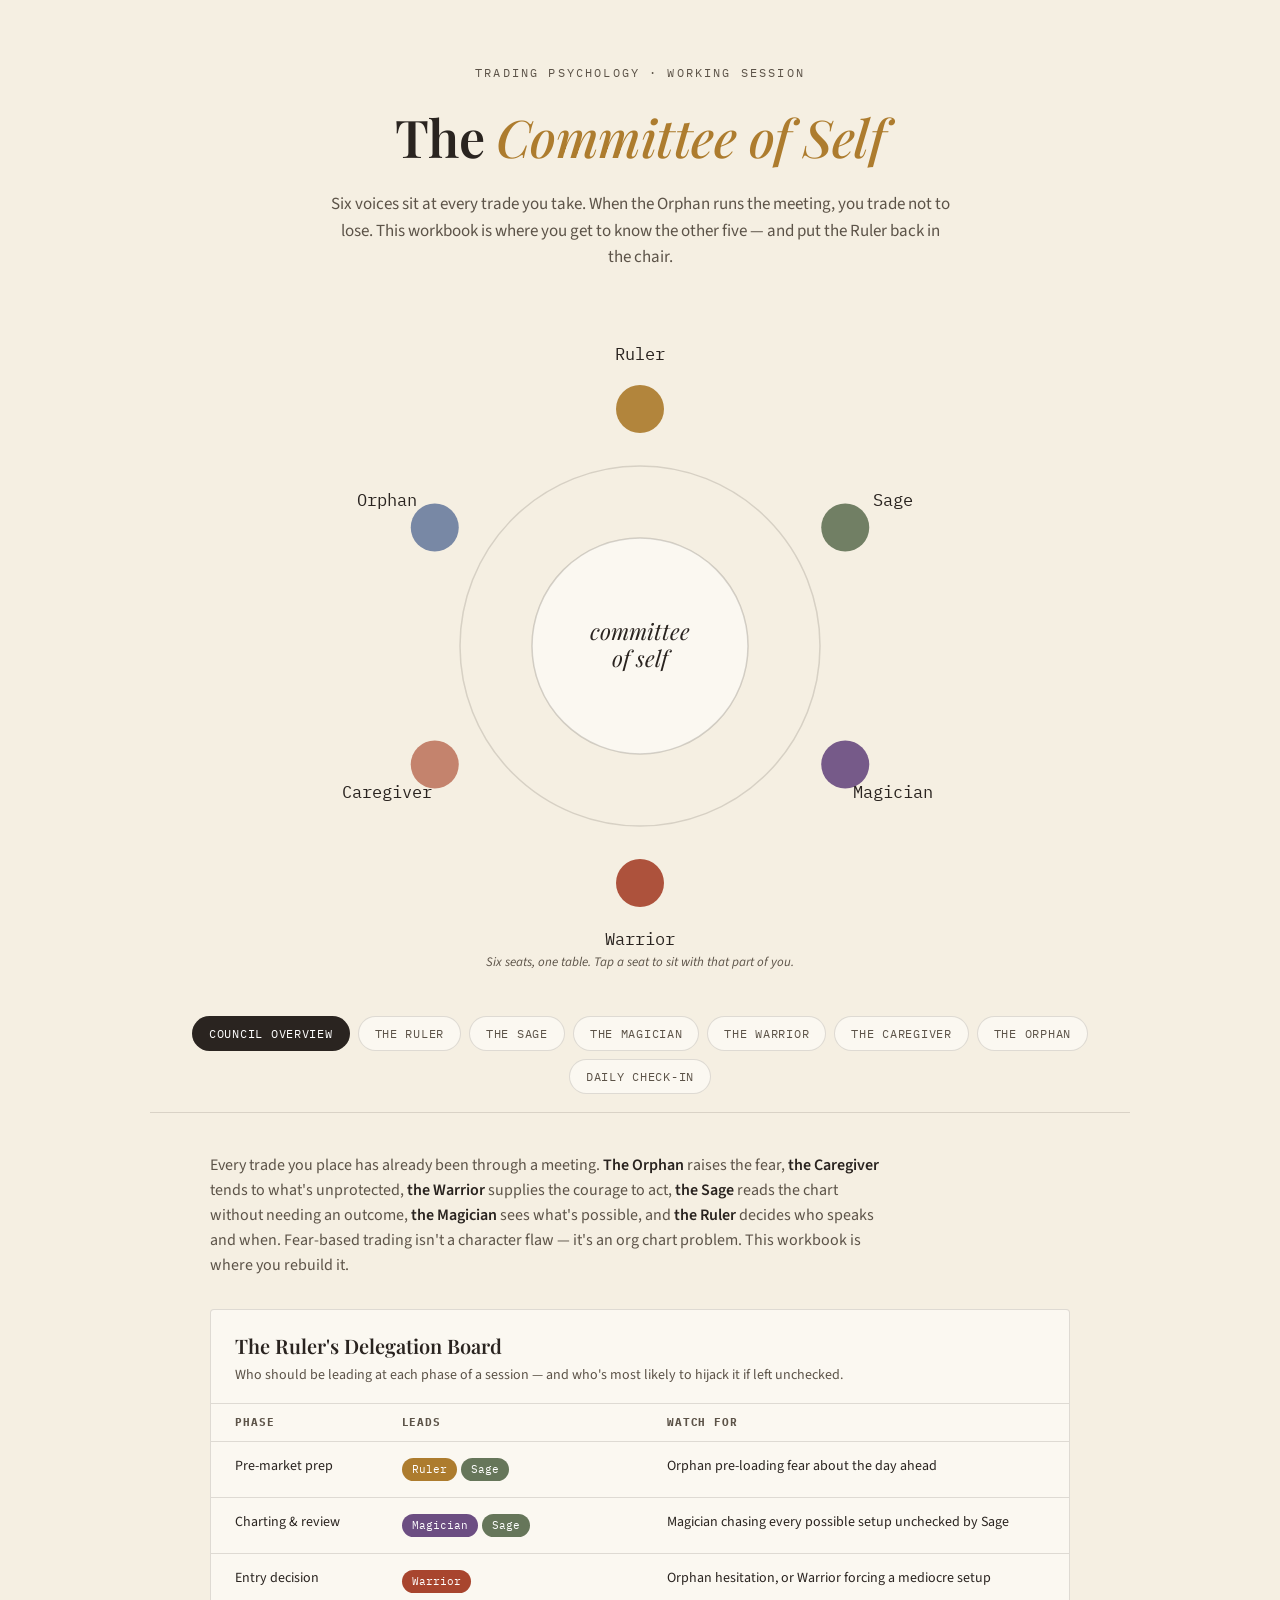
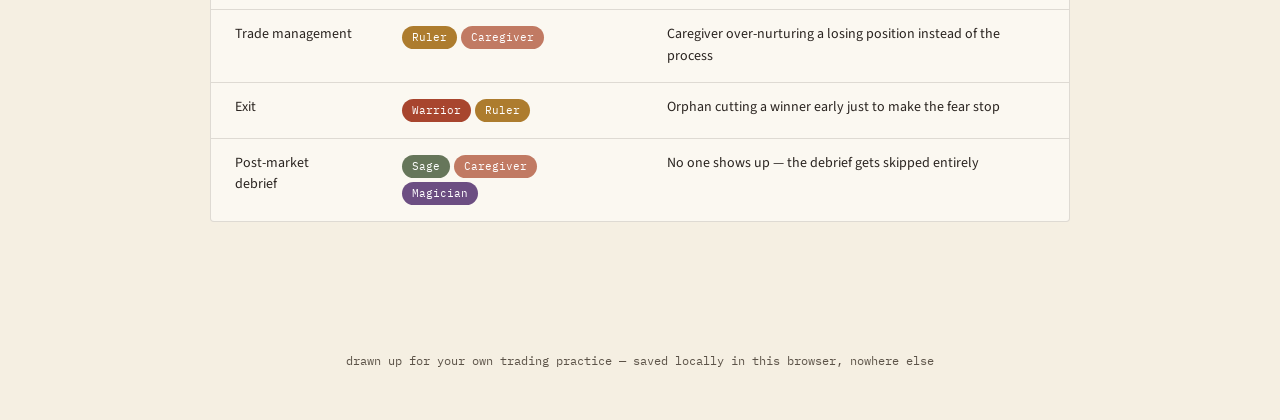
<file: tools/committee-of-self.html>
<!DOCTYPE html>
<html lang="en">
<head>
<meta charset="UTF-8">
<meta name="viewport" content="width=device-width, initial-scale=1.0">
<title>The Trading Committee of Self</title>
<style>
@import url('https://fonts.googleapis.com/css2?family=Playfair+Display:ital,wght@0,500;0,600;0,700;1,500&family=Source+Sans+3:wght@400;500;600;700&family=IBM+Plex+Mono:wght@400;500&display=swap');

:root{
  --cream:#F5EFE2;
  --paper:#FBF8F1;
  --ink:#2A2420;
  --ink-soft:#5C5348;
  --line: rgba(42,36,32,0.14);

  --orphan:#6E7FA0;      /* pale, cold, small */
  --caregiver:#C17A63;   /* warm terracotta rose */
  --warrior:#A8452E;     /* ember / rust */
  --ruler:#AD7C2E;       /* brass / gold */
  --sage:#66765A;        /* olive */
  --magician:#6C4E82;    /* plum / violet */

  --accent: var(--ruler);
}

*{box-sizing:border-box;}
html,body{margin:0;padding:0;}
body{
  background:var(--cream);
  color:var(--ink);
  font-family:'Source Sans 3', sans-serif;
  line-height:1.55;
  -webkit-font-smoothing:antialiased;
}
::selection{ background: var(--ruler); color:#fff; }

.mono{ font-family:'IBM Plex Mono', monospace; letter-spacing:.03em; }

/* ---------- HERO ---------- */
.hero{
  padding:64px 24px 40px;
  text-align:center;
  max-width:900px;
  margin:0 auto;
}
.eyebrow{
  font-family:'IBM Plex Mono', monospace;
  font-size:12px;
  letter-spacing:.18em;
  text-transform:uppercase;
  color:var(--ink-soft);
  margin-bottom:14px;
}
h1{
  font-family:'Playfair Display', serif;
  font-weight:600;
  font-size:clamp(32px,5vw,52px);
  margin:0 0 14px;
  letter-spacing:-0.01em;
}
h1 em{ font-style:italic; font-weight:500; color:var(--ruler); }
.hero p.sub{
  font-size:17px;
  color:var(--ink-soft);
  max-width:620px;
  margin:0 auto;
}

/* ---------- ROUND TABLE ---------- */
.table-wrap{
  max-width:640px;
  margin:36px auto 8px;
  padding:0 20px;
}
#roundtable{ width:100%; height:auto; display:block; }
.seat{ cursor:pointer; }
.seat circle.dot{ transition: r .15s ease, opacity .15s ease; }
.seat:hover circle.dot{ opacity:0.85; }
.seat text{ font-family:'IBM Plex Mono', monospace; font-size:11px; fill:var(--ink); pointer-events:none; }
.seat.active circle.dot{ stroke:var(--ink); stroke-width:2; }
.table-caption{
  text-align:center;
  font-size:13px;
  color:var(--ink-soft);
  font-style:italic;
  margin:6px 0 0;
}

/* ---------- NAV ---------- */
nav.tabs{
  max-width:980px;
  margin:44px auto 0;
  padding:0 20px;
  display:flex;
  flex-wrap:wrap;
  gap:8px;
  justify-content:center;
  border-bottom:1px solid var(--line);
  padding-bottom:18px;
}
.tab-btn{
  font-family:'IBM Plex Mono', monospace;
  font-size:12px;
  letter-spacing:.06em;
  text-transform:uppercase;
  background:var(--paper);
  border:1px solid var(--line);
  color:var(--ink-soft);
  padding:9px 16px;
  border-radius:100px;
  cursor:pointer;
  transition:.15s ease;
}
.tab-btn:hover{ color:var(--ink); border-color:var(--ink-soft); }
.tab-btn.active{
  background:var(--accent-c, var(--ink));
  color:#fff;
  border-color:transparent;
}

main{ max-width:900px; margin:0 auto; padding:40px 20px 100px; }
.panel{ display:none; animation:fade .25s ease; }
.panel.active{ display:block; }
@keyframes fade{ from{opacity:0; transform:translateY(4px);} to{opacity:1; transform:translateY(0);} }

/* ---------- OVERVIEW ---------- */
.overview-lede{
  font-size:16px;
  color:var(--ink-soft);
  max-width:680px;
  margin:0 0 32px;
}
.overview-lede strong{ color:var(--ink); font-weight:600; }

.delegation{
  background:var(--paper);
  border:1px solid var(--line);
  border-radius:4px;
  overflow:hidden;
}
.delegation h3{
  font-family:'Playfair Display', serif;
  font-weight:600;
  font-size:20px;
  margin:0;
  padding:20px 24px 4px;
}
.delegation p.hint{
  padding:0 24px 16px;
  color:var(--ink-soft);
  font-size:14px;
  margin:0;
}
.delegation table{ width:100%; border-collapse:collapse; }
.delegation th{
  text-align:left;
  font-family:'IBM Plex Mono', monospace;
  font-size:11px;
  text-transform:uppercase;
  letter-spacing:.08em;
  color:var(--ink-soft);
  padding:10px 24px;
  border-top:1px solid var(--line);
  border-bottom:1px solid var(--line);
}
.delegation td{
  padding:14px 24px;
  border-bottom:1px solid var(--line);
  font-size:14px;
  vertical-align:top;
}
.delegation tr:last-child td{ border-bottom:none; }
.lead-chip{
  display:inline-block;
  font-family:'IBM Plex Mono', monospace;
  font-size:11px;
  padding:3px 10px;
  border-radius:100px;
  color:#fff;
  margin:2px 4px 2px 0;
}

/* ---------- ARCHETYPE DOSSIER ---------- */
.dossier-head{
  display:flex;
  align-items:center;
  gap:18px;
  margin-bottom:8px;
}
.sigil{ width:56px; height:56px; flex:none; }
.dossier-head h2{
  font-family:'Playfair Display', serif;
  font-style:italic;
  font-weight:600;
  font-size:34px;
  margin:0;
  color: var(--accent-c);
}
.essence{
  font-size:15px;
  color:var(--ink-soft);
  margin:0 0 30px;
  padding-left:74px;
}
.two-col{
  display:grid;
  grid-template-columns:1fr 1fr;
  gap:18px;
  margin-bottom:30px;
}
@media(max-width:640px){ .two-col{ grid-template-columns:1fr; } }
.behavior-card{
  background:var(--paper);
  border:1px solid var(--line);
  border-radius:4px;
  padding:20px 22px;
}
.behavior-card h4{
  font-family:'IBM Plex Mono', monospace;
  font-size:11px;
  text-transform:uppercase;
  letter-spacing:.08em;
  margin:0 0 12px;
  color:var(--ink-soft);
}
.behavior-card.shadow h4::before{ content:"— "; }
.behavior-card ul{ margin:0; padding-left:18px; font-size:14.5px; }
.behavior-card li{ margin-bottom:7px; }

.reflect{
  background:var(--paper);
  border:1px solid var(--line);
  border-left:3px solid var(--accent-c);
  border-radius:0 4px 4px 0;
  padding:22px 24px;
  margin-bottom:20px;
}
.reflect h4{
  font-family:'IBM Plex Mono', monospace;
  font-size:11px;
  text-transform:uppercase;
  letter-spacing:.08em;
  margin:0 0 14px;
  color:var(--ink-soft);
}
.reflect label{
  display:block;
  font-size:14.5px;
  margin:14px 0 6px;
  color:var(--ink);
}
.reflect textarea{
  width:100%;
  min-height:64px;
  font-family:'Source Sans 3', sans-serif;
  font-size:14.5px;
  color:var(--ink);
  background:#fff;
  border:1px solid var(--line);
  border-radius:3px;
  padding:10px 12px;
  resize:vertical;
}
.reflect textarea:focus{ outline:none; border-color:var(--accent-c); }

.commitment{
  display:flex;
  align-items:center;
  gap:12px;
  font-size:14.5px;
  margin-top:10px;
}
.commitment input[type=text]{
  flex:1;
  font-family:'Source Sans 3', sans-serif;
  font-size:14.5px;
  padding:9px 12px;
  border:1px solid var(--line);
  border-radius:3px;
  background:#fff;
}
.commitment input:focus{ outline:none; border-color:var(--accent-c); }
.save-note{ font-size:12px; color:var(--ink-soft); font-style:italic; margin-top:4px; height:14px; }

/* ---------- CHECK-IN ---------- */
.checkin-form{
  background:var(--paper);
  border:1px solid var(--line);
  border-radius:4px;
  padding:24px;
  margin-bottom:28px;
}
.checkin-form .row-date{
  display:flex; align-items:center; gap:10px; margin-bottom:18px;
}
.checkin-form input[type=date]{
  font-family:'IBM Plex Mono', monospace;
  font-size:13px;
  padding:7px 10px;
  border:1px solid var(--line);
  border-radius:3px;
  background:#fff;
}
.grid-checkin{
  display:grid;
  grid-template-columns:140px 1fr 2fr;
  gap:10px 14px;
  align-items:center;
}
.grid-checkin .arch-label{
  font-family:'IBM Plex Mono', monospace;
  font-size:12px;
  font-weight:500;
}
.grid-checkin select, .grid-checkin input[type=text]{
  font-family:'Source Sans 3', sans-serif;
  font-size:13.5px;
  padding:7px 10px;
  border:1px solid var(--line);
  border-radius:3px;
  background:#fff;
  width:100%;
}
.grid-checkin select:focus, .grid-checkin input:focus{ outline:none; border-color:var(--ink); }
.checkin-actions{
  margin-top:20px;
  display:flex;
  gap:10px;
  flex-wrap:wrap;
}
button.primary, button.ghost{
  font-family:'IBM Plex Mono', monospace;
  font-size:12px;
  letter-spacing:.05em;
  text-transform:uppercase;
  padding:10px 18px;
  border-radius:3px;
  cursor:pointer;
  border:1px solid var(--ink);
}
button.primary{ background:var(--ink); color:#fff; }
button.primary:hover{ background:#000; }
button.ghost{ background:transparent; color:var(--ink); }
button.ghost:hover{ background:var(--line); }

.log-title{
  font-family:'Playfair Display', serif;
  font-size:20px;
  font-weight:600;
  margin:0 0 12px;
}
.log-entry{
  background:var(--paper);
  border:1px solid var(--line);
  border-radius:4px;
  padding:16px 20px;
  margin-bottom:10px;
}
.log-entry .log-head{
  display:flex; justify-content:space-between; align-items:center;
  margin-bottom:10px;
}
.log-entry .log-date{ font-family:'IBM Plex Mono', monospace; font-size:12.5px; font-weight:500; }
.log-entry .log-del{ font-size:11px; color:var(--ink-soft); cursor:pointer; background:none; border:none; font-family:'IBM Plex Mono', monospace; }
.log-entry .log-del:hover{ color:var(--warrior); }
.chips{ display:flex; flex-wrap:wrap; gap:6px; }
.chip{
  font-family:'IBM Plex Mono', monospace;
  font-size:11px;
  padding:3px 9px;
  border-radius:100px;
  color:#fff;
}
.chip .note{ color:rgba(255,255,255,.85); font-family:'Source Sans 3',sans-serif; margin-left:5px; font-style:italic; }
.empty-log{ color:var(--ink-soft); font-size:14px; font-style:italic; padding:12px 0; }

footer{
  text-align:center;
  padding:30px 20px 50px;
  font-size:12px;
  color:var(--ink-soft);
  font-family:'IBM Plex Mono', monospace;
}
</style>
</head>
<body>

<div class="hero">
  <div class="eyebrow">Trading Psychology · Working Session</div>
  <h1>The <em>Committee of Self</em></h1>
  <p class="sub">Six voices sit at every trade you take. When the Orphan runs the meeting, you trade not to lose. This workbook is where you get to know the other five — and put the Ruler back in the chair.</p>
</div>

<div class="table-wrap">
  <svg id="roundtable" viewBox="0 0 400 400" xmlns="http://www.w3.org/2000/svg">
    <circle cx="200" cy="200" r="120" fill="none" stroke="#2A2420" stroke-opacity="0.15" stroke-width="1"/>
    <circle cx="200" cy="200" r="72" fill="#FBF8F1" stroke="#2A2420" stroke-opacity="0.18" stroke-width="1"/>
    <text x="200" y="196" text-anchor="middle" font-family="Playfair Display, serif" font-style="italic" font-size="15" fill="#2A2420">committee</text>
    <text x="200" y="214" text-anchor="middle" font-family="Playfair Display, serif" font-style="italic" font-size="15" fill="#2A2420">of self</text>
    <!-- seats generated by JS -->
  </svg>
  <p class="table-caption">Six seats, one table. Tap a seat to sit with that part of you.</p>
</div>

<nav class="tabs" id="tabs"></nav>

<main id="main"></main>

<footer>drawn up for your own trading practice — saved locally in this browser, nowhere else</footer>

<script>
const ARCHETYPES = [
  {
    id:"ruler",
    name:"The Ruler",
    color:"#AD7C2E",
    angle:-90,
    sigil: `<path d="M8 40 L14 20 L24 32 L32 14 L40 32 L50 20 L56 40 Z" fill="none" stroke="currentColor" stroke-width="2.5" stroke-linejoin="round"/><rect x="8" y="40" width="48" height="6" fill="currentColor"/>`,
    essence:"Calm authority, grounded in discipline. The executive function of the committee — it doesn't do every job, it decides who does.",
    shadow:[
      "No trading plan, or one that gets abandoned the moment it's tested",
      "Over-trades because no one is in charge of saying 'no'",
      "Swings to the other extreme: rigid, punitive control that leaves no room for the Magician's read of the market",
      "Delegates nothing — tries to be Sage, Warrior and Caregiver at once, and burns out"
    ],
    gift:[
      "Writes the plan before the session and enforces it without negotiating mid-trade",
      "Knows which archetype is needed for which task, and hands it the floor",
      "Sets the risk boundaries (position size, daily loss limit) and holds them under pressure",
      "Ends the day by chairing the debrief rather than avoiding it"
    ],
    reflect:[
      "What decision did I make today that wasn't actually the Ruler's — whose voice was it?",
      "Where in today's session did no one seem to be in charge?",
      "What does the Ruler need to delegate tomorrow, and to whom?"
    ]
  },
  {
    id:"sage",
    name:"The Sage",
    color:"#66765A",
    angle:-30,
    sigil: `<circle cx="32" cy="20" r="9" fill="none" stroke="currentColor" stroke-width="2.5"/><line x1="18" y1="42" x2="46" y2="42" stroke="currentColor" stroke-width="2.5"/><line x1="32" y1="42" x2="32" y2="29" stroke="currentColor" stroke-width="2.5"/><line x1="24" y1="50" x2="40" y2="50" stroke="currentColor" stroke-width="2.5"/>`,
    essence:"Impartial analysis. Not cold — its feeling is impartiality itself, the willingness to see what's actually on the chart instead of what you need to be there.",
    shadow:[
      "Analysis paralysis: one more indicator, one more timeframe, never a decision",
      "Uses 'staying objective' to avoid pulling the trigger — impartiality as a hiding place",
      "Rationalizes a bad trade after the fact instead of reading it plainly",
      "Confuses complexity with rigor"
    ],
    gift:[
      "Reads price action and structure without needing the trade to go a certain way",
      "Can say 'this setup is not what I thought it was' mid-trade and mean it",
      "Separates what happened from what it means about you",
      "Feeds the Ruler a clean, unbiased read to decide from"
    ],
    reflect:[
      "Where today did I already know the answer but kept 'analyzing' to avoid acting on it?",
      "If a stranger looked at this trade with no stake in it, what would they say?",
      "What did I rationalize today instead of reading plainly?"
    ]
  },
  {
    id:"magician",
    name:"The Magician",
    color:"#6C4E82",
    angle:30,
    sigil: `<path d="M32 8 L36 24 L52 24 L39 33 L44 49 L32 39 L20 49 L25 33 L12 24 L28 24 Z" fill="none" stroke="currentColor" stroke-width="2.2" stroke-linejoin="round"/>`,
    essence:"Expansive possibility. The part you want active during charting and review — it sees the shape of what the market could become before it's obvious.",
    shadow:[
      "Grandiosity: sees a setup 'everywhere', chases every possible move",
      "Magical thinking — 'this one will work because I need it to'",
      "Ignores probability and base rates in favor of a good story",
      "Only shows up chasing, never during the quiet, structured review it's actually built for"
    ],
    gift:[
      "Spots emerging structure and new setups the Sage hasn't classified yet",
      "Reframes a loss as information rather than a verdict on you",
      "Brings genuine curiosity to the chart instead of dread or hunger",
      "Does its best work in the pre-market and post-market review, not live in a position"
    ],
    reflect:[
      "What possibility did I see on the chart today that I didn't act on — and should I have?",
      "Where did I mistake 'wanting it to happen' for 'seeing it happen'?",
      "What did today's loss make possible to see, once I stopped calling it a failure?"
    ]
  },
  {
    id:"warrior",
    name:"The Warrior",
    color:"#A8452E",
    angle:90,
    sigil: `<path d="M32 8 L32 38" stroke="currentColor" stroke-width="2.5"/><path d="M20 20 L44 20" stroke="currentColor" stroke-width="2.5"/><path d="M32 38 L24 50 L40 50 Z" fill="none" stroke="currentColor" stroke-width="2.5" stroke-linejoin="round"/>`,
    essence:"The courage to face your own psychological demons — the self-limiting beliefs about your capacity to trade. Not aggression. Willingness.",
    shadow:[
      "Mistakes recklessness for courage — revenge trades, oversized positions, 'proving' something",
      "Uses bravado to override the Ruler's risk limits",
      "Avoids the real fight (facing the belief) by picking an easier one (forcing a trade)",
      "Goes quiet entirely, letting the Orphan's fear pass for realism"
    ],
    gift:[
      "Takes the A+ setup despite the fear, because it faced the fear rather than denied it",
      "Cuts a losing trade cleanly, even when ego wants to be 'right'",
      "Sits out a low-quality setup — courage includes the courage to do nothing",
      "Names the limiting belief out loud instead of trading around it"
    ],
    reflect:[
      "What did I avoid today because it was uncomfortable, not because it was wrong?",
      "Where did I confuse recklessness with courage?",
      "What belief about my capacity as a trader is the Warrior currently up against?"
    ]
  },
  {
    id:"caregiver",
    name:"The Caregiver",
    color:"#C17A63",
    angle:150,
    sigil: `<path d="M20 30 C20 20, 32 20, 32 30 C32 20, 44 20, 44 30 C44 42, 32 50, 32 50 C32 50, 20 42, 20 30 Z" fill="none" stroke="currentColor" stroke-width="2.5" stroke-linejoin="round"/>`,
    essence:"Compassion for whatever can't yet care for itself. If your trading runs on fear, some part of your process is going untended — usually the Orphan.",
    shadow:[
      "Nurtures the losing trade instead of the trader — holds too long, hoping it recovers",
      "Over-mentors others or over-manages the market, while its own process gets no attention",
      "Confuses comfort with care — soothes the fear instead of addressing it",
      "Neglects the boring caretaking: journaling, sleep, review, the checklist"
    ],
    gift:[
      "Builds the systems that actually take care of the Orphan — stop-losses, checklists, a written plan",
      "Notices when the Orphan is scared and responds with structure, not just reassurance",
      "Tends to the trader's state between sessions, not just the account balance",
      "Extends the same compassion to a losing day that it would to a struggling friend"
    ],
    reflect:[
      "What part of my process gets no care right now?",
      "Am I caretaking my open positions, or my process?",
      "What would real care for the Orphan look like today — comfort, or structure?"
    ]
  },
  {
    id:"orphan",
    name:"The Orphan",
    color:"#6E7FA0",
    angle:-150,
    sigil: `<circle cx="32" cy="20" r="8" fill="none" stroke="currentColor" stroke-width="2.5"/><path d="M32 28 L32 44" stroke="currentColor" stroke-width="2.5"/><path d="M22 52 Q32 44 42 52" fill="none" stroke="currentColor" stroke-width="2.5"/>`,
    essence:"Fear of losing, fear of pulling the trigger, fear of not being perfect, fear of missing out. When it chairs the committee, you trade NOT to lose.",
    shadow:[
      "Hesitates on the entry until the setup is gone",
      "Cuts winners early to make the fear stop, not because the trade is done",
      "Revenge trades to undo the feeling of loss rather than to take a good setup",
      "Freezes, or chases, driven by FOMO rather than by the plan"
    ],
    gift:[
      "Once heard rather than silenced, gives honest, early signal of real risk",
      "Its fear of imperfection, redirected, becomes attention to process",
      "Its need for safety is exactly what the Ruler's rules and the Caregiver's structure are for",
      "Named out loud, it stops running the trade from the shadows"
    ],
    reflect:[
      "What was I actually afraid of in today's trade — losing money, or being wrong?",
      "Where did I trade NOT to lose instead of trading to win?",
      "What would it sound like if I said the Orphan's fear out loud, before the trade, instead of after?"
    ]
  }
];

// ---------- build round table seats ----------
const svgNS = "http://www.w3.org/2000/svg";
const rt = document.getElementById('roundtable');
ARCHETYPES.forEach(a=>{
  const rad = a.angle * Math.PI/180;
  const cx = 200 + 158*Math.cos(rad);
  const cy = 200 + 158*Math.sin(rad);
  const g = document.createElementNS(svgNS,'g');
  g.setAttribute('class','seat');
  g.setAttribute('data-id',a.id);
  g.innerHTML = `<circle class="dot" cx="${cx}" cy="${cy}" r="16" fill="${a.color}" opacity="0.92"/>`;
  const label = document.createElementNS(svgNS,'text');
  const lx = 200 + 195*Math.cos(rad);
  const ly = 200 + 195*Math.sin(rad) + 4;
  label.setAttribute('x', lx);
  label.setAttribute('y', ly);
  label.setAttribute('text-anchor','middle');
  label.textContent = a.name.replace('The ','');
  g.appendChild(label);
  g.addEventListener('click', ()=>selectTab(a.id));
  rt.appendChild(g);
});

// ---------- build tabs ----------
const tabsEl = document.getElementById('tabs');
const tabDefs = [{id:'overview', name:'Council Overview', color:'#2A2420'}]
  .concat(ARCHETYPES.map(a=>({id:a.id, name:a.name, color:a.color})))
  .concat([{id:'checkin', name:'Daily Check-in', color:'#2A2420'}]);

tabDefs.forEach(t=>{
  const b = document.createElement('button');
  b.className='tab-btn';
  b.textContent=t.name;
  b.dataset.id=t.id;
  b.addEventListener('click', ()=>selectTab(t.id));
  tabsEl.appendChild(b);
});

// ---------- build main panels ----------
const main = document.getElementById('main');

// Overview panel
const overviewPanel = document.createElement('section');
overviewPanel.className='panel';
overviewPanel.id='panel-overview';
overviewPanel.innerHTML = `
  <p class="overview-lede">Every trade you place has already been through a meeting. <strong>The Orphan</strong> raises the fear, <strong>the Caregiver</strong> tends to what's unprotected, <strong>the Warrior</strong> supplies the courage to act, <strong>the Sage</strong> reads the chart without needing an outcome, <strong>the Magician</strong> sees what's possible, and <strong>the Ruler</strong> decides who speaks and when. Fear-based trading isn't a character flaw — it's an org chart problem. This workbook is where you rebuild it.</p>
  <div class="delegation">
    <h3>The Ruler's Delegation Board</h3>
    <p class="hint">Who should be leading at each phase of a session — and who's most likely to hijack it if left unchecked.</p>
    <table>
      <thead><tr><th>Phase</th><th>Leads</th><th>Watch for</th></tr></thead>
      <tbody>
        <tr><td>Pre-market prep</td><td><span class="lead-chip" style="background:#AD7C2E">Ruler</span><span class="lead-chip" style="background:#66765A">Sage</span></td><td>Orphan pre-loading fear about the day ahead</td></tr>
        <tr><td>Charting &amp; review</td><td><span class="lead-chip" style="background:#6C4E82">Magician</span><span class="lead-chip" style="background:#66765A">Sage</span></td><td>Magician chasing every possible setup unchecked by Sage</td></tr>
        <tr><td>Entry decision</td><td><span class="lead-chip" style="background:#A8452E">Warrior</span></td><td>Orphan hesitation, or Warrior forcing a mediocre setup</td></tr>
        <tr><td>Trade management</td><td><span class="lead-chip" style="background:#AD7C2E">Ruler</span><span class="lead-chip" style="background:#C17A63">Caregiver</span></td><td>Caregiver over-nurturing a losing position instead of the process</td></tr>
        <tr><td>Exit</td><td><span class="lead-chip" style="background:#A8452E">Warrior</span><span class="lead-chip" style="background:#AD7C2E">Ruler</span></td><td>Orphan cutting a winner early just to make the fear stop</td></tr>
        <tr><td>Post-market debrief</td><td><span class="lead-chip" style="background:#66765A">Sage</span><span class="lead-chip" style="background:#C17A63">Caregiver</span><span class="lead-chip" style="background:#6C4E82">Magician</span></td><td>No one shows up — the debrief gets skipped entirely</td></tr>
      </tbody>
    </table>
  </div>
`;
main.appendChild(overviewPanel);

// Archetype panels
ARCHETYPES.forEach(a=>{
  const p = document.createElement('section');
  p.className='panel';
  p.id='panel-'+a.id;
  p.style.setProperty('--accent-c', a.color);
  p.innerHTML = `
    <div class="dossier-head">
      <svg class="sigil" viewBox="0 0 64 64" style="color:${a.color}">${a.sigil}</svg>
      <h2 style="color:${a.color}">${a.name}</h2>
    </div>
    <p class="essence">${a.essence}</p>
    <div class="two-col">
      <div class="behavior-card shadow">
        <h4>When it runs the trade unchecked</h4>
        <ul>${a.shadow.map(s=>`<li>${s}</li>`).join('')}</ul>
      </div>
      <div class="behavior-card gift">
        <h4>When it's integrated</h4>
        <ul>${a.gift.map(s=>`<li>${s}</li>`).join('')}</ul>
      </div>
    </div>
    <div class="reflect">
      <h4>Sit with it</h4>
      ${a.reflect.map((q,i)=>`
        <label for="${a.id}-r${i}">${q}</label>
        <textarea id="${a.id}-r${i}" data-key="${a.id}-reflect-${i}"></textarea>
      `).join('')}
      <label for="${a.id}-commit" style="margin-top:16px;">One thing I'll do differently because of this</label>
      <div class="commitment">
        <input type="text" id="${a.id}-commit" data-key="${a.id}-commit" placeholder="e.g. name the fear out loud before I click buy">
      </div>
      <div class="save-note" id="${a.id}-savenote"></div>
    </div>
  `;
  main.appendChild(p);
});

// Check-in panel
const checkinPanel = document.createElement('section');
checkinPanel.className='panel';
checkinPanel.id='panel-checkin';
checkinPanel.innerHTML = `
  <p class="overview-lede">A quick roll call before or after a session — who showed up, and how loud were they.</p>
  <div class="checkin-form">
    <div class="row-date">
      <label class="mono" for="checkin-date" style="font-size:12px;text-transform:uppercase;letter-spacing:.06em;color:var(--ink-soft)">Date</label>
      <input type="date" id="checkin-date">
    </div>
    <div class="grid-checkin" id="checkin-grid"></div>
    <div class="checkin-actions">
      <button class="primary" id="checkin-save">Save to log</button>
      <button class="ghost" id="checkin-export">Export CSV</button>
    </div>
  </div>
  <h3 class="log-title">Council Log</h3>
  <div id="log-list"></div>
`;
main.appendChild(checkinPanel);

const grid = document.getElementById('checkin-grid');
ARCHETYPES.forEach(a=>{
  const row = document.createElement('div');
  row.style.display='contents';
  row.innerHTML = `
    <div class="arch-label" style="color:${a.color}">${a.name.replace('The ','')}</div>
    <select id="ci-${a.id}-level">
      <option value="">— level —</option>
      <option value="Dominant">Dominant</option>
      <option value="Present">Present</option>
      <option value="Quiet">Quiet</option>
    </select>
    <input type="text" id="ci-${a.id}-note" placeholder="one-line note (optional)">
  `;
  grid.appendChild(row);
});
document.getElementById('checkin-date').valueAsDate = new Date();

// ---------- tab switching ----------
function selectTab(id){
  document.querySelectorAll('.panel').forEach(p=>p.classList.remove('active'));
  document.getElementById('panel-'+id).classList.add('active');
  document.querySelectorAll('.tab-btn').forEach(b=>{
    b.classList.toggle('active', b.dataset.id===id);
    if(b.dataset.id===id){
      const t = tabDefs.find(t=>t.id===id);
      b.style.background = t.color;
      b.style.borderColor = 'transparent';
    } else {
      b.style.background='';
      b.style.borderColor='';
    }
  });
  document.querySelectorAll('.seat').forEach(s=>s.classList.toggle('active', s.dataset.id===id));
}
selectTab('overview');

// ---------- persistence: reflections + commitments ----------
function loadField(el){
  const key = 'committee:'+el.dataset.key;
  const v = localStorage.getItem(key);
  if(v!==null) el.value = v;
}
function saveField(el){
  const key = 'committee:'+el.dataset.key;
  localStorage.setItem(key, el.value);
  const archId = el.dataset.key.split('-')[0];
  const note = document.getElementById(archId+'-savenote');
  if(note){
    note.textContent = 'saved';
    setTimeout(()=>{ if(note.textContent==='saved') note.textContent=''; }, 1600);
  }
}
document.querySelectorAll('[data-key]').forEach(el=>{
  loadField(el);
  el.addEventListener('blur', ()=>saveField(el));
});

// ---------- check-in log ----------
function getLog(){
  try{ return JSON.parse(localStorage.getItem('committee:checkin-log') || '[]'); }
  catch(e){ return []; }
}
function setLog(log){ localStorage.setItem('committee:checkin-log', JSON.stringify(log)); }

function renderLog(){
  const log = getLog().slice().sort((a,b)=> b.date.localeCompare(a.date));
  const el = document.getElementById('log-list');
  if(log.length===0){
    el.innerHTML = '<p class="empty-log">No entries yet — save today\'s check-in above to start the log.</p>';
    return;
  }
  el.innerHTML = log.map(entry=>{
    const chips = ARCHETYPES.filter(a=>entry.levels[a.id]).map(a=>{
      const note = entry.notes[a.id] ? `<span class="note">${escapeHtml(entry.notes[a.id])}</span>` : '';
      return `<span class="chip" style="background:${a.color}">${a.name.replace('The ','')} · ${entry.levels[a.id]}${note}</span>`;
    }).join('');
    return `
      <div class="log-entry">
        <div class="log-head">
          <span class="log-date">${entry.date}</span>
          <button class="log-del" data-date="${entry.date}">remove</button>
        </div>
        <div class="chips">${chips || '<span class="empty-log" style="padding:0;">no levels recorded</span>'}</div>
      </div>
    `;
  }).join('');
  el.querySelectorAll('.log-del').forEach(btn=>{
    btn.addEventListener('click', ()=>{
      const log2 = getLog().filter(e=>e.date!==btn.dataset.date);
      setLog(log2);
      renderLog();
    });
  });
}
function escapeHtml(s){
  return s.replace(/[&<>"']/g, c=>({'&':'&amp;','<':'&lt;','>':'&gt;','"':'&quot;',"'":'&#39;'}[c]));
}

document.getElementById('checkin-save').addEventListener('click', ()=>{
  const date = document.getElementById('checkin-date').value || new Date().toISOString().slice(0,10);
  const levels = {}, notes = {};
  ARCHETYPES.forEach(a=>{
    const lvl = document.getElementById('ci-'+a.id+'-level').value;
    const note = document.getElementById('ci-'+a.id+'-note').value;
    if(lvl) levels[a.id]=lvl;
    if(note) notes[a.id]=note;
  });
  let log = getLog().filter(e=>e.date!==date);
  log.push({date, levels, notes});
  setLog(log);
  renderLog();
  ARCHETYPES.forEach(a=>{
    document.getElementById('ci-'+a.id+'-level').value='';
    document.getElementById('ci-'+a.id+'-note').value='';
  });
});

document.getElementById('checkin-export').addEventListener('click', ()=>{
  const log = getLog().slice().sort((a,b)=>a.date.localeCompare(b.date));
  let rows = ['date,archetype,level,note'];
  log.forEach(entry=>{
    ARCHETYPES.forEach(a=>{
      if(entry.levels[a.id]){
        const note = (entry.notes[a.id]||'').replace(/"/g,'""');
        rows.push(`${entry.date},${a.name},${entry.levels[a.id]},"${note}"`);
      }
    });
  });
  const blob = new Blob([rows.join('\n')], {type:'text/csv'});
  const url = URL.createObjectURL(blob);
  const link = document.createElement('a');
  link.href = url;
  link.download = 'committee-council-log.csv';
  link.click();
  URL.revokeObjectURL(url);
});

renderLog();
</script>
</body>
</html>
</file>
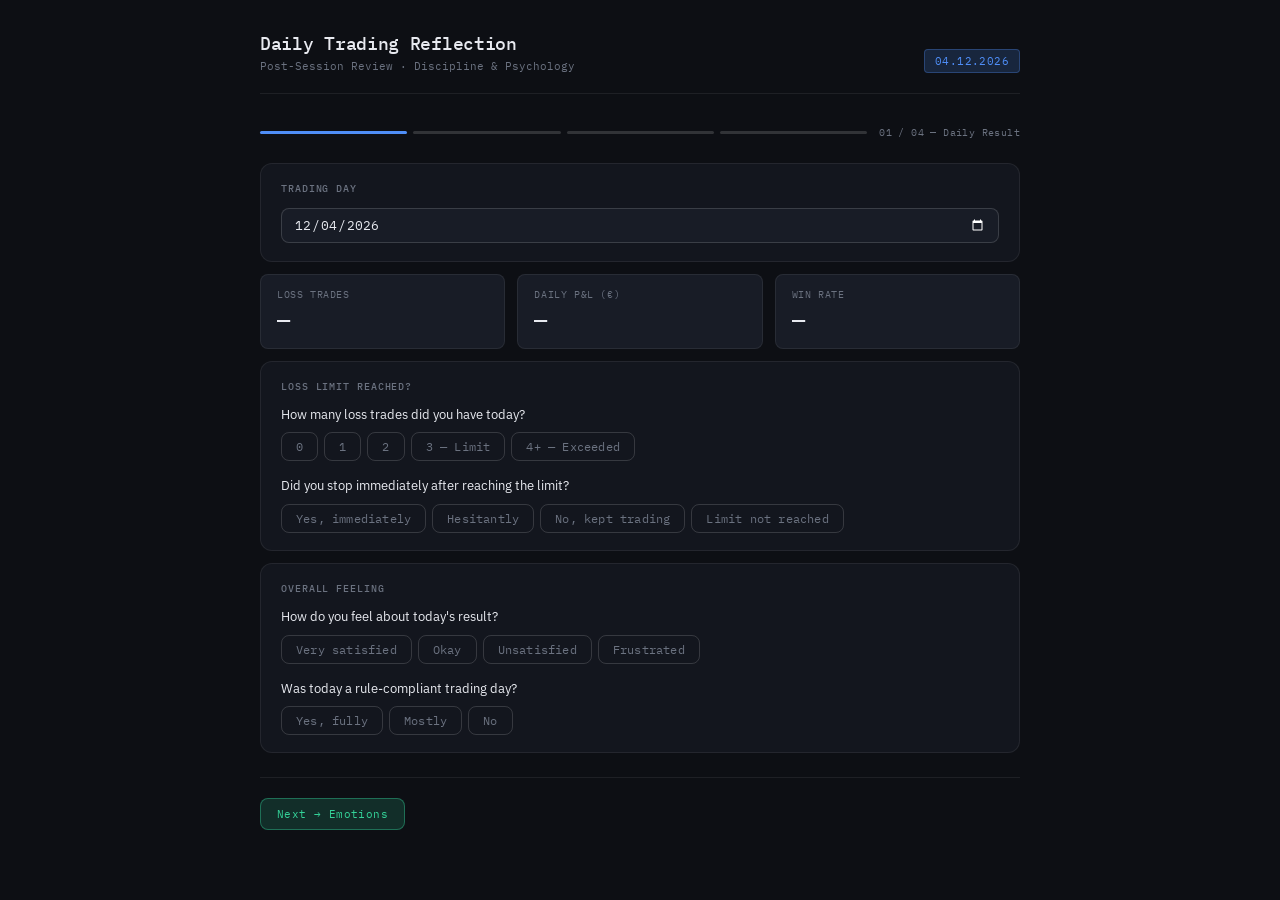
<file: tools/reflection.html>
<!DOCTYPE html>
<html lang="de">
<head>
<meta charset="UTF-8">
<meta name="viewport" content="width=device-width, initial-scale=1.0">
<title>Daily Trading Reflection</title>
<style>
  @import url('https://fonts.googleapis.com/css2?family=IBM+Plex+Mono:wght@400;500&family=IBM+Plex+Sans:wght@300;400;500&display=swap');

  :root {
    --bg: #0d0f14;
    --bg-card: #13161e;
    --bg-card2: #181c26;
    --border: rgba(255,255,255,0.07);
    --border-hover: rgba(255,255,255,0.15);
    --text: #e8eaf0;
    --muted: #6b7280;
    --accent: #4f8ef7;
    --accent-glow: rgba(79,142,247,0.18);
    --green: #34d399;
    --green-glow: rgba(52,211,153,0.16);
    --amber: #f59e0b;
    --amber-glow: rgba(245,158,11,0.15);
    --purple: #a78bfa;
    --purple-glow: rgba(167,139,250,0.15);
    --coral: #f87171;
    --coral-glow: rgba(248,113,113,0.15);
    --teal: #2dd4bf;
    --teal-glow: rgba(45,212,191,0.14);
    --font: 'IBM Plex Sans', sans-serif;
    --mono: 'IBM Plex Mono', monospace;
    --radius: 8px;
    --radius-lg: 12px;
  }

  * { box-sizing: border-box; margin: 0; padding: 0; }

  body {
    background: var(--bg);
    color: var(--text);
    font-family: var(--font);
    font-size: 14px;
    min-height: 100vh;
    padding: 2rem 1rem 3rem;
  }

  .page { max-width: 760px; margin: 0 auto; }

  .page-header {
    display: flex;
    align-items: flex-end;
    justify-content: space-between;
    margin-bottom: 2rem;
    padding-bottom: 1.25rem;
    border-bottom: 0.5px solid var(--border);
  }
  .page-header h1 {
    font-family: var(--mono);
    font-size: 18px;
    font-weight: 500;
    letter-spacing: -.3px;
    color: var(--text);
  }
  .page-header .subtitle {
    font-size: 11px;
    color: var(--muted);
    font-family: var(--mono);
    margin-top: 4px;
  }
  .header-tag {
    font-family: var(--mono);
    font-size: 11px;
    color: var(--accent);
    background: var(--accent-glow);
    border: 0.5px solid rgba(79,142,247,0.3);
    padding: 4px 10px;
    border-radius: 4px;
    letter-spacing: .4px;
  }

  /* Step indicator */
  .step-bar {
    display: flex;
    gap: 6px;
    align-items: center;
    margin-bottom: 1.5rem;
  }
  .step-pip {
    height: 3px;
    flex: 1;
    border-radius: 2px;
    background: var(--border-hover);
    transition: background .3s;
  }
  .step-pip.done { background: var(--green); }
  .step-pip.active { background: var(--accent); }
  .step-label {
    font-family: var(--mono);
    font-size: 10px;
    color: var(--muted);
    letter-spacing: .4px;
    white-space: nowrap;
    margin-left: 6px;
  }

  /* Cards */
  .card {
    background: var(--bg-card);
    border: 0.5px solid var(--border);
    border-radius: var(--radius-lg);
    padding: 1.1rem 1.25rem;
    margin-bottom: .75rem;
    transition: border-color .2s;
  }
  .card:hover { border-color: var(--border-hover); }

  .card-label {
    font-family: var(--mono);
    font-size: 10px;
    font-weight: 500;
    letter-spacing: .9px;
    text-transform: uppercase;
    color: var(--muted);
    margin-bottom: .85rem;
  }

  /* Toggle Buttons */
  .btn-group { display: flex; flex-wrap: wrap; gap: 6px; }

  .tog {
    font-family: var(--mono);
    font-size: 12px;
    font-weight: 400;
    padding: 6px 14px;
    border-radius: var(--radius);
    border: 0.5px solid var(--border-hover);
    background: transparent;
    color: var(--muted);
    cursor: pointer;
    transition: all .18s cubic-bezier(.4,0,.2,1);
    letter-spacing: .2px;
  }
  .tog:hover { border-color: rgba(255,255,255,0.2); color: var(--text); transform: translateY(-1px); }
  .tog:active { transform: scale(.97); }

  [data-theme="blue"] .tog.active   { background: var(--accent-glow); border-color: var(--accent); color: var(--accent); box-shadow: 0 0 12px var(--accent-glow); }
  [data-theme="green"] .tog.active  { background: var(--green-glow); border-color: var(--green); color: var(--green); box-shadow: 0 0 12px var(--green-glow); }
  [data-theme="amber"] .tog.active  { background: var(--amber-glow); border-color: var(--amber); color: var(--amber); box-shadow: 0 0 12px var(--amber-glow); }
  [data-theme="purple"] .tog.active { background: var(--purple-glow); border-color: var(--purple); color: var(--purple); box-shadow: 0 0 12px var(--purple-glow); }
  [data-theme="coral"] .tog.active  { background: var(--coral-glow); border-color: var(--coral); color: var(--coral); box-shadow: 0 0 12px var(--coral-glow); }
  [data-theme="teal"] .tog.active   { background: var(--teal-glow); border-color: var(--teal); color: var(--teal); box-shadow: 0 0 12px var(--teal-glow); }

  /* Textareas */
  textarea {
    width: 100%;
    background: var(--bg-card2);
    border: 0.5px solid var(--border);
    border-radius: var(--radius);
    color: var(--text);
    font-family: var(--font);
    font-size: 13px;
    padding: 10px 12px;
    resize: vertical;
    min-height: 64px;
    outline: none;
    transition: border-color .2s;
    line-height: 1.6;
  }
  textarea:focus { border-color: var(--accent); }
  textarea::placeholder { color: var(--muted); }

  /* Question label */
  .q-label {
    font-size: 13px;
    color: var(--text);
    margin-bottom: 8px;
    line-height: 1.4;
  }
  .q-hint {
    font-family: var(--mono);
    font-size: 10px;
    color: var(--muted);
    margin-bottom: 8px;
    letter-spacing: .2px;
  }
  .q-block { margin-bottom: 1rem; }
  .q-block:last-child { margin-bottom: 0; }

  /* Metrics row */
  .metrics-row {
    display: grid;
    grid-template-columns: repeat(3, 1fr);
    gap: .75rem;
    margin-bottom: .75rem;
  }
  .metric-card {
    background: var(--bg-card2);
    border: 0.5px solid var(--border);
    border-radius: var(--radius);
    padding: .85rem 1rem;
  }
  .metric-label {
    font-family: var(--mono);
    font-size: 10px;
    color: var(--muted);
    letter-spacing: .6px;
    margin-bottom: 4px;
    text-transform: uppercase;
  }
  .metric-value {
    font-family: var(--mono);
    font-size: 22px;
    font-weight: 500;
    color: var(--text);
  }
  .metric-value.green { color: var(--green); }
  .metric-value.amber { color: var(--amber); }
  .metric-value.coral { color: var(--coral); }

  /* Insights */
  .insight {
    border-radius: var(--radius);
    padding: 9px 12px;
    margin-bottom: 6px;
    font-size: 12px;
    font-family: var(--mono);
    line-height: 1.5;
    letter-spacing: .1px;
    border: 0.5px solid;
  }
  .insight:last-child { margin-bottom: 0; }
  .insight.warn  { background: var(--amber-glow); border-color: rgba(245,158,11,0.3); color: var(--amber); }
  .insight.ok    { background: var(--green-glow); border-color: rgba(52,211,153,0.3); color: var(--green); }
  .insight.info  { background: var(--accent-glow); border-color: rgba(79,142,247,0.3); color: var(--accent); }
  .insight.coral { background: var(--coral-glow); border-color: rgba(248,113,113,0.3); color: var(--coral); }

  /* Summary table */
  .sum-table { width: 100%; border-collapse: collapse; }
  .sum-table tr { border-bottom: 0.5px solid var(--border); }
  .sum-table tr:last-child { border-bottom: none; }
  .sum-table td { padding: 7px 4px; font-size: 12px; vertical-align: top; }
  .sum-table td:first-child {
    font-family: var(--mono);
    color: var(--muted);
    width: 140px;
    font-size: 10px;
    letter-spacing: .4px;
    text-transform: uppercase;
    padding-top: 9px;
  }
  .sum-table td:last-child { color: var(--text); font-family: var(--mono); font-size: 12px; }

  /* 2-col */
  .row-2col { display: grid; grid-template-columns: 1fr 1fr; gap: .75rem; }

  /* Action bar */
  .action-bar {
    display: flex;
    flex-wrap: wrap;
    gap: 8px;
    margin-top: 1.5rem;
    padding-top: 1.25rem;
    border-top: 0.5px solid var(--border);
  }
  .btn-action {
    font-family: var(--mono);
    font-size: 11px;
    letter-spacing: .4px;
    padding: 8px 16px;
    border-radius: var(--radius);
    border: 0.5px solid var(--border-hover);
    background: transparent;
    color: var(--muted);
    cursor: pointer;
    transition: all .18s;
  }
  .btn-action:hover { border-color: rgba(255,255,255,0.2); color: var(--text); background: rgba(255,255,255,0.04); }
  .btn-action:active { transform: scale(.97); }
  .btn-save {
    background: var(--accent-glow);
    border-color: rgba(79,142,247,0.4);
    color: var(--accent);
  }
  .btn-save:hover { background: rgba(79,142,247,0.28); border-color: var(--accent); color: #74aaff; }
  .btn-next {
    background: var(--green-glow);
    border-color: rgba(52,211,153,0.4);
    color: var(--green);
  }
  .btn-next:hover { background: rgba(52,211,153,0.26); border-color: var(--green); }

  /* Archive panel */
  .archive-panel {
    display: none;
    margin-top: 1rem;
    background: var(--bg-card);
    border: 0.5px solid var(--border);
    border-radius: var(--radius-lg);
    padding: 1.1rem 1.25rem;
  }
  .archive-entry {
    display: flex;
    justify-content: space-between;
    align-items: center;
    padding: 8px 0;
    border-bottom: 0.5px solid var(--border);
    font-size: 12px;
  }
  .archive-entry:last-child { border-bottom: none; }
  .entry-date { font-family: var(--mono); color: var(--text); }
  .entry-tags { display: flex; gap: 4px; flex-wrap: wrap; margin-top: 3px; }
  .etag {
    font-size: 10px; font-family: var(--mono);
    padding: 2px 7px; border-radius: 3px;
    background: var(--accent-glow); color: var(--accent);
    border: 0.5px solid rgba(79,142,247,0.25);
  }
  .entry-actions { display: flex; gap: 5px; }
  .entry-btn {
    font-size: 10px; font-family: var(--mono);
    padding: 3px 9px; border-radius: 4px;
    border: 0.5px solid var(--border-hover);
    background: transparent; color: var(--muted); cursor: pointer;
    transition: all .15s;
  }
  .entry-btn:hover { color: var(--text); border-color: rgba(255,255,255,0.2); }
  .entry-btn.del:hover { color: var(--coral); border-color: var(--coral); }

  /* Lockout */
  .lockout-card {
    background: var(--coral-glow);
    border: 0.5px solid rgba(248,113,113,0.3);
    border-radius: var(--radius-lg);
    padding: 1.25rem;
    text-align: center;
    margin-bottom: .75rem;
  }
  .lockout-title {
    font-family: var(--mono);
    font-size: 14px;
    font-weight: 500;
    color: var(--coral);
    margin-bottom: 6px;
    letter-spacing: .3px;
  }
  .lockout-body {
    font-size: 12px;
    color: rgba(248,113,113,0.8);
    line-height: 1.6;
    font-family: var(--mono);
  }

  /* Toast */
  .toast {
    position: fixed; bottom: 24px; left: 50%; transform: translateX(-50%);
    background: var(--bg-card2); border: 0.5px solid var(--border-hover);
    color: var(--text); font-family: var(--mono); font-size: 12px;
    padding: 9px 20px; border-radius: var(--radius);
    opacity: 0; transition: opacity .25s; pointer-events: none; z-index: 999;
    white-space: nowrap;
  }

  .empty-msg { font-size: 12px; color: var(--muted); font-family: var(--mono); text-align: center; padding: 1rem 0; }

  /* Separator */
  .divider {
    height: 0.5px;
    background: var(--border);
    margin: 1rem 0;
  }

  input[type="date"] {
    background: var(--bg-card2);
    border: 0.5px solid var(--border-hover);
    border-radius: var(--radius);
    color: var(--text);
    font-family: var(--mono);
    font-size: 13px;
    padding: 7px 12px;
    outline: none;
    transition: border-color .2s;
    color-scheme: dark;
    width: 100%;
  }
  input[type="date"]:focus { border-color: var(--accent); }

  @media (max-width: 540px) {
    .metrics-row { grid-template-columns: 1fr 1fr; }
    .row-2col { grid-template-columns: 1fr; }
  }
</style>
</head>
<body>
<div class="page" id="main">

  <div class="page-header">
    <div>
      <h1>Daily Trading Reflection</h1>
      <div class="subtitle">Post-Session Review · Discipline & Psychology</div>
    </div>
    <div class="header-tag" id="header-date-display">—</div>
  </div>

  <!-- STEP INDICATOR -->
  <div class="step-bar" id="step-bar">
    <div class="step-pip active" id="pip-0"></div>
    <div class="step-pip" id="pip-1"></div>
    <div class="step-pip" id="pip-2"></div>
    <div class="step-pip" id="pip-3"></div>
    <span class="step-label" id="step-label-text">01 / 04 — Daily Result</span>
  </div>

  <!-- ── STEP 0: HEADER + RESULT ──────────────────────────────────── -->
  <div id="step-0">

    <!-- Date -->
    <div class="card">
      <div class="card-label">Trading Day</div>
      <input type="date" id="trade-date">
    </div>

    <!-- Trade counters -->
    <div class="metrics-row">
      <div class="metric-card">
        <div class="metric-label">Loss Trades</div>
        <div class="metric-value" id="loss-metric">—</div>
      </div>
      <div class="metric-card">
        <div class="metric-label">Daily P&L (€)</div>
        <div class="metric-value" id="pnl-metric">—</div>
      </div>
      <div class="metric-card">
        <div class="metric-label">Win Rate</div>
        <div class="metric-value" id="wr-metric">—</div>
      </div>
    </div>

    <!-- Loss Limit -->
    <div class="card">
      <div class="card-label">Loss Limit Reached?</div>
      <div class="q-block">
        <div class="q-label">How many loss trades did you have today?</div>
        <div class="btn-group" id="grp-losses" data-theme="coral">
          <button class="tog" data-val="0">0</button>
          <button class="tog" data-val="1">1</button>
          <button class="tog" data-val="2">2</button>
          <button class="tog" data-val="3">3 — Limit</button>
          <button class="tog" data-val="4+">4+ — Exceeded</button>
        </div>
      </div>
      <div class="q-block">
        <div class="q-label">Did you stop immediately after reaching the limit?</div>
        <div class="btn-group" id="grp-stop" data-theme="green">
          <button class="tog" data-val="yes-immediately">Yes, immediately</button>
          <button class="tog" data-val="hesitant">Hesitantly</button>
          <button class="tog" data-val="no">No, kept trading</button>
          <button class="tog" data-val="n/a">Limit not reached</button>
        </div>
      </div>
    </div>

    <!-- Overall feeling -->
    <div class="card">
      <div class="card-label">Overall Feeling</div>
      <div class="q-block">
        <div class="q-label">How do you feel about today's result?</div>
        <div class="btn-group" id="grp-feeling" data-theme="blue">
          <button class="tog" data-val="very-satisfied">Very satisfied</button>
          <button class="tog" data-val="okay">Okay</button>
          <button class="tog" data-val="unsatisfied">Unsatisfied</button>
          <button class="tog" data-val="frustrated">Frustrated</button>
        </div>
      </div>
      <div class="q-block">
        <div class="q-label">Was today a rule-compliant trading day?</div>
        <div class="btn-group" id="grp-rulecompliant" data-theme="green">
          <button class="tog" data-val="yes">Yes, fully</button>
          <button class="tog" data-val="mostly">Mostly</button>
          <button class="tog" data-val="no">No</button>
        </div>
      </div>
    </div>

    <div class="action-bar">
      <button class="btn-action btn-next" onclick="goStep(1)">Next → Emotions</button>
    </div>
  </div>

  <!-- ── STEP 1: EMOTIONS ──────────────────────────────────────────── -->
  <div id="step-1" style="display:none;">

    <div class="card">
      <div class="card-label">Dominant Emotions</div>
      <div class="q-block">
        <div class="q-label">Which emotions influenced your trading today? <span style="font-family:var(--mono);font-size:10px;color:var(--muted);letter-spacing:.3px;">(multiple selection)</span></div>
        <div class="btn-group" id="grp-emotion" data-theme="purple">
          <button class="tog" data-val="patience">Patience</button>
          <button class="tog" data-val="fomo">FOMO</button>
          <button class="tog" data-val="greed">Greed</button>
          <button class="tog" data-val="fear">Fear</button>
          <button class="tog" data-val="revenge">Revenge</button>
          <button class="tog" data-val="overconfidence">Overconfidence</button>
          <button class="tog" data-val="boredom">Boredom</button>
        </div>
      </div>
      <div class="q-block">
        <div class="q-label">Was there a revenge trade impulse?</div>
        <div class="btn-group" id="grp-revenge" data-theme="coral">
          <button class="tog" data-val="no">No</button>
          <button class="tog" data-val="impulse-resisted">Impulse, resisted</button>
          <button class="tog" data-val="yes">Yes, executed</button>
        </div>
      </div>
    </div>

    <div class="card">
      <div class="card-label">Most Emotional Moment</div>
      <div class="q-block">
        <div class="q-label">Describe the most emotional moment of the day.</div>
        <div class="q-hint">What triggered you? What were you thinking in that moment?</div>
        <textarea id="txt-emotion-moment" placeholder="e.g. After the second loss trade I immediately wanted to re-enter because..."></textarea>
      </div>
      <div class="q-block">
        <div class="q-label">What was your mental state before the first trade?</div>
        <div class="btn-group" id="grp-mental" data-theme="teal">
          <button class="tog" data-val="focused">Focused</button>
          <button class="tog" data-val="calm">Calm</button>
          <button class="tog" data-val="restless">Restless</button>
          <button class="tog" data-val="stressed">Stressed</button>
          <button class="tog" data-val="tired">Tired</button>
        </div>
      </div>
    </div>

    <div class="action-bar">
      <button class="btn-action" onclick="goStep(0)">← Back</button>
      <button class="btn-action btn-next" onclick="goStep(2)">Next → Setups</button>
    </div>
  </div>

  <!-- ── STEP 2: SETUPS & EXECUTION ───────────────────────────────── -->
  <div id="step-2" style="display:none;">

    <div class="card">
      <div class="card-label">Setup Quality</div>
      <div class="q-block">
        <div class="q-label">What was the average quality of your setups today?</div>
        <div class="btn-group" id="grp-setup-qual" data-theme="blue">
          <button class="tog" data-val="a-class">A-Class</button>
          <button class="tog" data-val="b-class">B-Class</button>
          <button class="tog" data-val="unclear">Unclear</button>
          <button class="tog" data-val="impulsive">Impulsive / no setup</button>
        </div>
      </div>
      <div class="q-block">
        <div class="q-label">Stop-loss: Always set before entry and respected?</div>
        <div class="btn-group" id="grp-sl" data-theme="green">
          <button class="tog" data-val="always">Always</button>
          <button class="tog" data-val="mostly">Mostly</button>
          <button class="tog" data-val="moved-once">Moved once</button>
          <button class="tog" data-val="ignored">Ignored / not set</button>
        </div>
      </div>
    </div>

    <div class="row-2col">
      <div class="card">
        <div class="card-label">Best Trade</div>
        <div class="q-hint">Setup · Entry · Patience · Execution</div>
        <textarea id="txt-best-trade" placeholder="What went well and why?"></textarea>
      </div>
      <div class="card">
        <div class="card-label">Worst Trade</div>
        <div class="q-hint">What went wrong — be honest</div>
        <textarea id="txt-worst-trade" placeholder="What should I have done differently?"></textarea>
      </div>
    </div>

    <div class="card">
      <div class="card-label">Patience & Waiting</div>
      <div class="q-block">
        <div class="q-label">Did you wait for your setup or force entries?</div>
        <div class="btn-group" id="grp-patience" data-theme="amber">
          <button class="tog" data-val="waited">Waited</button>
          <button class="tog" data-val="partially">Partially</button>
          <button class="tog" data-val="forced">Forced</button>
        </div>
      </div>
    </div>

    <div class="action-bar">
      <button class="btn-action" onclick="goStep(1)">← Back</button>
      <button class="btn-action btn-next" onclick="goStep(3)">Next → Intentions</button>
    </div>
  </div>

  <!-- ── STEP 3: INTENTIONS FOR TOMORROW ─────────────────────────── -->
  <div id="step-3" style="display:none;">

    <div class="card">
      <div class="card-label">One Thing</div>
      <div class="q-block">
        <div class="q-label">What is the one concrete thing you will do differently tomorrow?</div>
        <div class="q-hint">Specific and actionable — not 'I will be better'</div>
        <textarea id="txt-one-thing" placeholder="e.g. After the second loss trade I will take a 15-minute break and reassess the setup..."></textarea>
      </div>
    </div>

    <div class="row-2col">
      <div class="card">
        <div class="card-label">Max. daily loss tomorrow (€)</div>
        <div class="q-hint">Realistic — and stick to it</div>
        <textarea id="txt-max-loss" placeholder="e.g. −300€" style="min-height:48px;"></textarea>
      </div>
      <div class="card">
        <div class="card-label">Daily target tomorrow (€)</div>
        <div class="q-hint">Stop when reached</div>
        <textarea id="txt-daily-target" placeholder="e.g. +200€" style="min-height:48px;"></textarea>
      </div>
    </div>

    <div class="card">
      <div class="card-label">Mental Preparation</div>
      <div class="q-block">
        <div class="q-label">How will you prepare mentally before market open tomorrow?</div>
        <div class="btn-group" id="grp-preparation" data-theme="teal">
          <button class="tog" data-val="meditation">Meditation</button>
          <button class="tog" data-val="journaling">Journaling</button>
          <button class="tog" data-val="chart-analysis">Chart analysis</button>
          <button class="tog" data-val="exercise">Exercise</button>
          <button class="tog" data-val="prayer">Prayer</button>
          <button class="tog" data-val="nothing">Nothing planned</button>
        </div>
      </div>
      <div class="q-block">
        <div class="q-label">How committed are you to following the rules tomorrow?</div>
        <div class="btn-group" id="grp-commitment" data-theme="green">
          <button class="tog" data-val="100">100%</button>
          <button class="tog" data-val="strong">Strong</button>
          <button class="tog" data-val="unsure">Unsure</button>
        </div>
      </div>
    </div>

    <!-- INSIGHTS -->
    <div class="card" id="insights-card" style="display:none;">
      <div class="card-label">Insights & Patterns</div>
      <div id="insights-list"></div>
    </div>

    <!-- SUMMARY -->
    <div class="card" id="summary-card" style="display:none;">
      <div class="card-label">Day Summary</div>
      <table class="sum-table" id="sum-table"></table>
    </div>

    <div class="action-bar">
      <button class="btn-action" onclick="goStep(2)">← Back</button>
      <button class="btn-action btn-save" onclick="finalizeReflection()">Review & Save</button>
      <button class="btn-action" onclick="exportCSV()">Export CSV</button>
      <button class="btn-action" onclick="toggleArchive()">Archive</button>
      <button class="btn-action" onclick="resetForm()" style="margin-left:auto;">New</button>
    </div>
  </div>

  <!-- ARCHIVE PANEL -->
  <div class="archive-panel" id="archive-panel">
    <div class="card-label" style="margin-bottom:.85rem">Archive</div>
    <div id="archive-list"></div>
    <div style="margin-top:.85rem;padding-top:.85rem;border-top:0.5px solid var(--border);display:flex;gap:8px">
      <button class="btn-action" onclick="exportAllCSV()">Export all as CSV</button>
    </div>
  </div>

</div><!-- /page -->

<div class="toast" id="toast"></div>

<script>
const todayStr = new Date().toISOString().slice(0,10);
document.getElementById('trade-date').value = todayStr;
updateHeaderDate();
document.getElementById('trade-date').addEventListener('change', updateHeaderDate);

function updateHeaderDate(){
  const v = document.getElementById('trade-date').value;
  const el = document.getElementById('header-date-display');
  if(v){ const [y,m,d]=v.split('-'); el.textContent=d+'.'+m+'.'+y; }
  else el.textContent='—';
}

const STEP_TITLES = ['01 / 04 — Daily Result','02 / 04 — Emotions','03 / 04 — Setups & Execution','04 / 04 — Intentions for Tomorrow'];
let currentStep = 0;

function goStep(n){
  document.getElementById('step-'+currentStep).style.display = 'none';
  currentStep = n;
  document.getElementById('step-'+n).style.display = 'block';
  for(let i=0;i<4;i++){
    const p = document.getElementById('pip-'+i);
    p.className = 'step-pip' + (i < n ? ' done' : i === n ? ' active' : '');
  }
  document.getElementById('step-label-text').textContent = STEP_TITLES[n];
  window.scrollTo(0,0);
}

// Single-select toggle groups
const SINGLE_SELECT = ['grp-losses','grp-stop','grp-feeling','grp-rulecompliant','grp-revenge','grp-mental','grp-setup-qual','grp-sl','grp-patience','grp-commitment','grp-emotion'];

document.querySelectorAll('.btn-group .tog').forEach(btn => {
  btn.addEventListener('click', () => {
    const grp = btn.closest('.btn-group');
    const isSingle = SINGLE_SELECT.includes(grp.id);
    if(isSingle){
      grp.querySelectorAll('.tog').forEach(b => b.classList.remove('active'));
      btn.classList.add('active');
    } else {
      btn.classList.toggle('active');
    }
    btn.animate([{transform:'scale(1)'},{transform:'scale(1.07)'},{transform:'scale(1)'}],{duration:200,easing:'cubic-bezier(.4,0,.2,1)'});
    updateMetrics();
  });
});

function getGroupVal(id){
  const g = document.getElementById(id);
  if(!g) return '';
  return [...g.querySelectorAll('.tog.active')].map(b => b.dataset.val).join(', ');
}

function updateMetrics(){
  const losses = getGroupVal('grp-losses');
  const lossEl = document.getElementById('loss-metric');
  lossEl.textContent = losses || '—';
  lossEl.className = 'metric-value' + (losses === '3' || losses === '4+' ? ' coral' : losses === '2' ? ' amber' : losses === '0' || losses === '1' ? ' green' : '');
}

function getInsights(){
  const insights = [];
  const losses = getGroupVal('grp-losses');
  const stop = getGroupVal('grp-stop');
  const revenge = getGroupVal('grp-revenge');
  const emotion = getGroupVal('grp-emotion');
  const sl = getGroupVal('grp-sl');
  const setupQual = getGroupVal('grp-setup-qual');
  const commitment = getGroupVal('grp-commitment');
  const oneThing = document.getElementById('txt-one-thing').value;

  if(losses === '4+'){
    insights.push({type:'coral', text:'You exceeded the 3-trade limit. This is the most critical signal of the day — analyze exactly what led you there.'});
  } else if(losses === '3' && stop === 'yes-immediately'){
    insights.push({type:'ok', text:'Limit reached, stopped immediately — that is discipline. This is exactly how the system is meant to work.'});
  } else if(losses === '3' && stop === 'no'){
    insights.push({type:'coral', text:'Trading stop ignored. The most expensive moment in trading begins right here — trading on emotionally after the limit.'});
  }
  if(revenge === 'yes'){
    insights.push({type:'coral', text:'Revenge trade executed: the most common pattern behind big losing days. What triggered the impulse?'});
  } else if(revenge === 'impulse-resisted'){
    insights.push({type:'ok', text:'Revenge impulse recognized and resisted — that is mental strength. This skill protects your account.'});
  }
  if(emotion === 'fomo' || emotion === 'greed'){
    insights.push({type:'warn', text:'FOMO / greed is a signal, not a reason to trade. Tomorrow: wait for the setup, not the feeling.'});
  }
  if(sl === 'ignored'){
    insights.push({type:'coral', text:'Stop-loss not set or ignored. This is the most expensive habit in trading — no exceptions, ever.'});
  } else if(sl === 'moved-once'){
    insights.push({type:'warn', text:'Stop-loss trailed or moved. Every exception trains the brain to treat rules as optional.'});
  }
  if(setupQual === 'impulsive'){
    insights.push({type:'warn', text:'Impulsive entries come from boredom or the pressure to be in. No setup = no trade.'});
  }
  if(commitment === '100'){
    insights.push({type:'ok', text:'Strong commitment for tomorrow. Write your one improvement somewhere visible — a sticky note on the monitor.'});
  }
  if(oneThing && oneThing.trim().length > 10){
    insights.push({type:'info', text:'Intention: "' + oneThing.trim().substring(0,90) + (oneThing.length > 90 ? '...' : '') + '"'});
  }
  if(insights.length === 0){
    insights.push({type:'info', text:'Reflection complete. Regular journaling is one of the strongest levers for trading discipline.'});
  }
  return insights;
}

function finalizeReflection(){
  const insights = getInsights();
  const ic = document.getElementById('insights-card');
  const il = document.getElementById('insights-list');
  ic.style.display = 'block';
  il.innerHTML = insights.map(i => `<div class="insight ${i.type}">${i.text}</div>`).join('');

  const rows = [
    ['Date', document.getElementById('trade-date').value || '—'],
    ['Loss trades', getGroupVal('grp-losses') || '—'],
    ['Trading stop', getGroupVal('grp-stop') || '—'],
    ['Feeling', getGroupVal('grp-feeling') || '—'],
    ['Rule-compliant', getGroupVal('grp-rulecompliant') || '—'],
    ['Emotion', getGroupVal('grp-emotion') || '—'],
    ['Revenge impulse', getGroupVal('grp-revenge') || '—'],
    ['Mental state', getGroupVal('grp-mental') || '—'],
    ['Setup quality', getGroupVal('grp-setup-qual') || '—'],
    ['Stop-loss', getGroupVal('grp-sl') || '—'],
    ['Patience', getGroupVal('grp-patience') || '—'],
    ['Max. loss', document.getElementById('txt-max-loss').value || '—'],
    ['Daily target', document.getElementById('txt-daily-target').value || '—'],
    ['Preparation', getGroupVal('grp-preparation') || '—'],
    ['Commitment', getGroupVal('grp-commitment') || '—'],
  ];
  document.getElementById('sum-table').innerHTML = rows.map(r => `<tr><td>${r[0]}</td><td>${r[1]}</td></tr>`).join('');
  document.getElementById('summary-card').style.display = 'block';
  saveEntry();
  document.getElementById('sum-table').scrollIntoView({behavior:'smooth', block:'nearest'});
}

// ── Archive ──────────────────────────────────────────────────────────
function getState(){
  return {
    date: document.getElementById('trade-date').value,
    losses: getGroupVal('grp-losses'),
    stop: getGroupVal('grp-stop'),
    feeling: getGroupVal('grp-feeling'),
    rulecompliant: getGroupVal('grp-rulecompliant'),
    emotion: getGroupVal('grp-emotion'),
    revenge: getGroupVal('grp-revenge'),
    mental: getGroupVal('grp-mental'),
    setupQual: getGroupVal('grp-setup-qual'),
    sl: getGroupVal('grp-sl'),
    patience: getGroupVal('grp-patience'),
    emotionMoment: document.getElementById('txt-emotion-moment').value,
    bestTrade: document.getElementById('txt-best-trade').value,
    worstTrade: document.getElementById('txt-worst-trade').value,
    oneThing: document.getElementById('txt-one-thing').value,
    maxLoss: document.getElementById('txt-max-loss').value,
    dailyTarget: document.getElementById('txt-daily-target').value,
    preparation: getGroupVal('grp-preparation'),
    commitment: getGroupVal('grp-commitment'),
  };
}

function getArchive(){ try{ return JSON.parse(localStorage.getItem('trf-archive')||'[]'); }catch{ return []; } }
function setArchive(a){ try{ localStorage.setItem('trf-archive', JSON.stringify(a)); }catch{} }

function saveEntry(){
  const s = getState();
  if(!s.date){ showToast('Please select a date.'); return; }
  const a = getArchive();
  const i = a.findIndex(e => e.date === s.date);
  if(i >= 0) a[i] = s; else a.unshift(s);
  setArchive(a);
  renderArchive();
  showToast('Saved: ' + s.date);
}

function resetForm(){
  document.getElementById('trade-date').value = todayStr;
  updateHeaderDate();
  document.querySelectorAll('.tog').forEach(b => b.classList.remove('active'));
  ['txt-emotion-moment','txt-best-trade','txt-worst-trade','txt-one-thing','txt-max-loss','txt-daily-target'].forEach(id => {
    document.getElementById(id).value = '';
  });
  document.getElementById('insights-card').style.display = 'none';
  document.getElementById('summary-card').style.display = 'none';
  goStep(0);
  showToast('New reflection started.');
}

function toggleArchive(){
  const p = document.getElementById('archive-panel');
  const open = p.style.display === 'block';
  p.style.display = open ? 'none' : 'block';
  if(!open) renderArchive();
}

function renderArchive(){
  const a = getArchive();
  const el = document.getElementById('archive-list');
  if(!a.length){ el.innerHTML = '<div class="empty-msg">No entries saved yet.</div>'; return; }
  el.innerHTML = a.map((e,i) => {
    const tags = [e.losses, e.emotion, e.commitment].filter(Boolean).slice(0,3).map(t => `<span class="etag">${t}</span>`).join('');
    return `<div class="archive-entry">
      <div><div class="entry-date">${e.date}</div><div class="entry-tags">${tags}</div></div>
      <div class="entry-actions">
        <button class="entry-btn" onclick="loadArchiveEntry(${i})">Load</button>
        <button class="entry-btn del" onclick="deleteArchiveEntry(${i})">Delete</button>
      </div>
    </div>`;
  }).join('');
}

function loadArchiveEntry(i){
  const a = getArchive();
  if(!a[i]) return;
  const s = a[i];
  document.getElementById('trade-date').value = s.date || '';
  updateHeaderDate();
  const groupMap = {
    'grp-losses': s.losses, 'grp-stop': s.stop, 'grp-feeling': s.feeling,
    'grp-rulecompliant': s.rulecompliant, 'grp-emotion': s.emotion, 'grp-revenge': s.revenge,
    'grp-mental': s.mental, 'grp-setup-qual': s.setupQual, 'grp-sl': s.sl,
    'grp-patience': s.patience, 'grp-preparation': s.preparation, 'grp-commitment': s.commitment,
  };
  Object.entries(groupMap).forEach(([grpId, val]) => {
    const g = document.getElementById(grpId);
    if(!g || !val) return;
    const vals = val.split(', ');
    g.querySelectorAll('.tog').forEach(b => b.classList.toggle('active', vals.includes(b.dataset.val)));
  });
  ['emotionMoment','bestTrade','worstTrade','oneThing','maxLoss','dailyTarget'].forEach(k => {
    const idMap = {emotionMoment:'txt-emotion-moment',bestTrade:'txt-best-trade',worstTrade:'txt-worst-trade',oneThing:'txt-one-thing',maxLoss:'txt-max-loss',dailyTarget:'txt-daily-target'};
    document.getElementById(idMap[k]).value = s[k] || '';
  });
  goStep(0);
  showToast('Loaded: ' + s.date);
}

function deleteArchiveEntry(i){
  const a = getArchive();
  const date = a[i]?.date;
  a.splice(i,1);
  setArchive(a);
  renderArchive();
  showToast('Deleted: ' + date);
}

// ── CSV Export ────────────────────────────────────────────────────────
const CSV_HEAD = '"Date","Loss trades","Trading stop","Feeling","Rule-compliant","Emotion","Revenge","Mental","Setup quality","Stop-loss","Patience","Emotion moment","Best trade","Worst trade","One thing","Max. loss","Daily target","Preparation","Commitment"';

function toRow(s){
  return [s.date,s.losses,s.stop,s.feeling,s.rulecompliant,s.emotion,s.revenge,s.mental,s.setupQual,s.sl,s.patience,
    (s.emotionMoment||'').replace(/"/g,'""'),(s.bestTrade||'').replace(/"/g,'""'),(s.worstTrade||'').replace(/"/g,'""'),
    (s.oneThing||'').replace(/"/g,'""'),s.maxLoss,s.dailyTarget,s.preparation,s.commitment
  ].map(c => '"'+(c||'')+'"').join(',');
}

function dlFile(content, name, mime){
  const blob = new Blob(['\uFEFF'+content], {type: mime});
  const a = document.createElement('a');
  a.href = URL.createObjectURL(blob);
  a.download = name;
  a.click();
  URL.revokeObjectURL(a.href);
}

function exportCSV(){
  const s = getState();
  dlFile(CSV_HEAD+'\n'+toRow(s), 'reflection-'+s.date+'.csv', 'text/csv;charset=utf-8;');
  showToast('CSV exported.');
}

function exportAllCSV(){
  const a = getArchive();
  if(!a.length){ showToast('Archive is empty.'); return; }
  dlFile(CSV_HEAD+'\n'+a.map(toRow).join('\n'), 'reflection-all.csv', 'text/csv;charset=utf-8;');
  showToast('All entries exported.');
}

// ── Toast ─────────────────────────────────────────────────────────────
function showToast(msg){
  const t = document.getElementById('toast');
  t.textContent = msg;
  t.style.opacity = '1';
  clearTimeout(t._t);
  t._t = setTimeout(() => t.style.opacity='0', 2400);
}
</script>
</body>
</html>
</file>
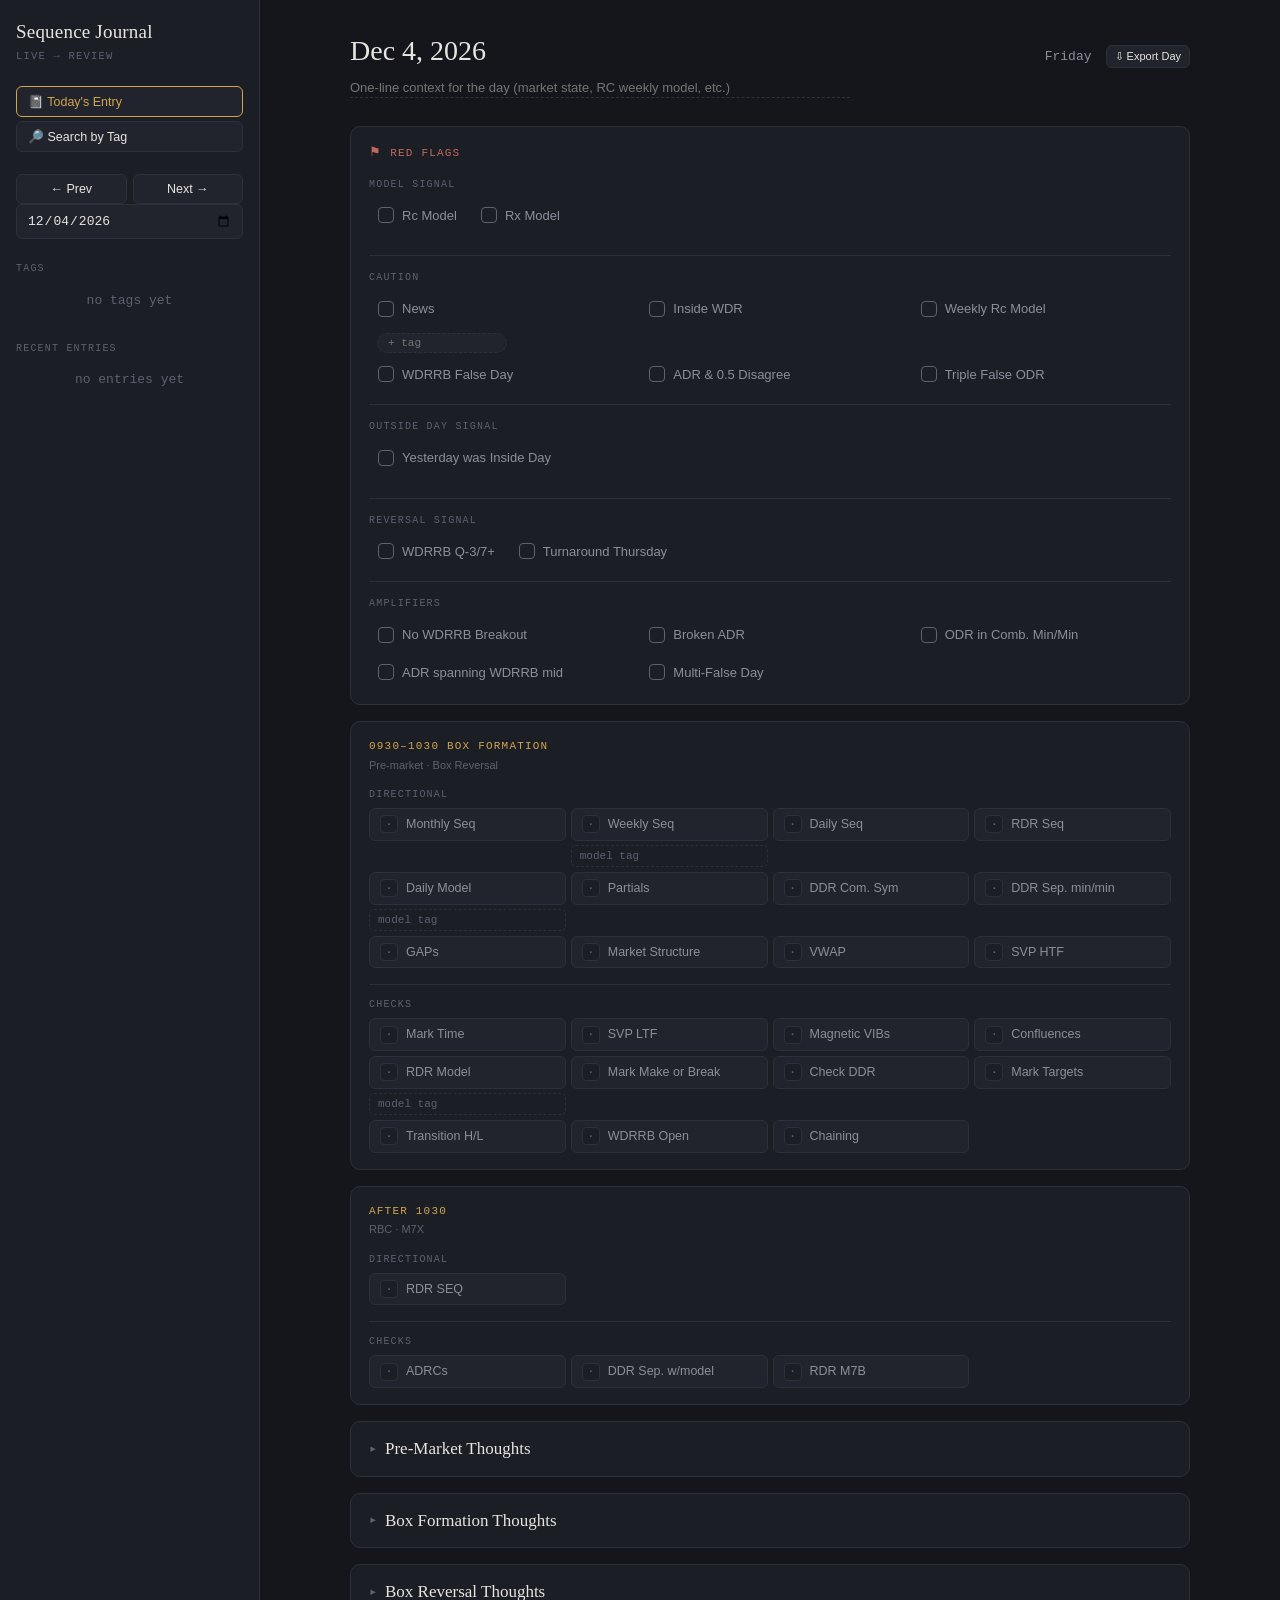
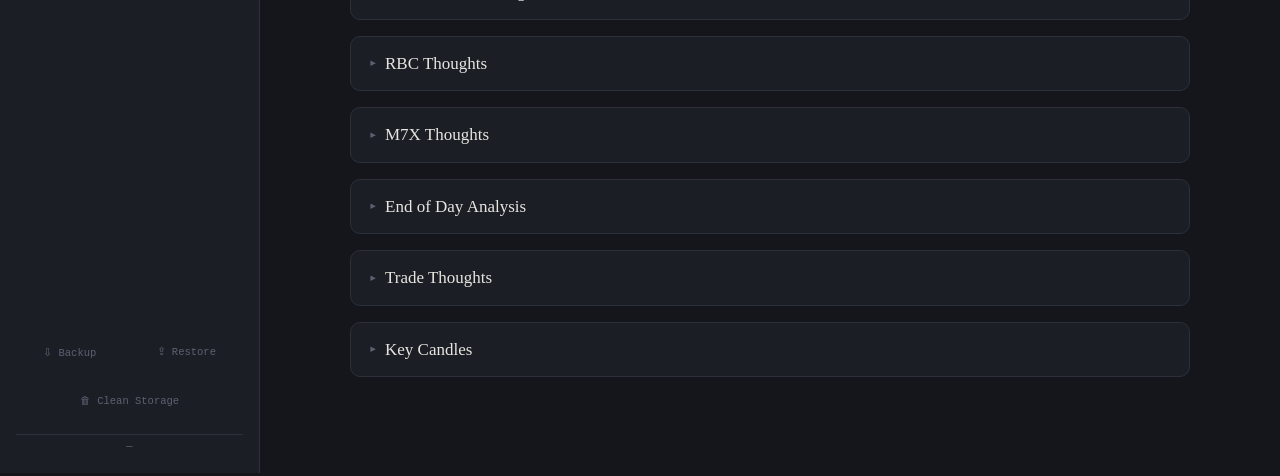
<file: tools/ronin-sequence.html>
<!DOCTYPE html>
<html lang="en">
<head>
<meta charset="UTF-8">
<meta name="viewport" content="width=device-width, initial-scale=1">
<title>Sequence Journal</title>
<style>
  :root{
    --bg: #14161b;
    --panel: #1b1e25;
    --panel-2: #21242c;
    --line: #2c303a;
    --text: #e7e5e0;
    --muted: #8b8f9a;
    --muted-2: #5d6170;
    --amber: #d2a44d;
    --amber-dim: #9c7c3f;
    --green: #6fae7e;
    --red: #c1685f;
    --mono: 'IBM Plex Mono', ui-monospace, SFMono-Regular, Menlo, monospace;
    --serif: 'Source Serif 4', Georgia, serif;
    --sans: 'Inter', -apple-system, BlinkMacSystemFont, 'Segoe UI', sans-serif;
  }
  *{box-sizing:border-box;}
  body{
    margin:0; background:var(--bg); color:var(--text);
    font-family:var(--sans); font-size:14px; line-height:1.5;
  }
  ::selection{background:var(--amber-dim); color:#fff;}
  .app{display:grid; grid-template-columns:260px 1fr; min-height:100vh;}

  /* SIDEBAR */
  .sidebar{
    background:var(--panel); border-right:1px solid var(--line);
    padding:18px 16px; display:flex; flex-direction:column; gap:22px;
  }
  .brand{display:flex; flex-direction:column; gap:2px;}
  .brand .mark{font-family:var(--serif); font-size:19px; letter-spacing:.2px;}
  .brand .sub{font-family:var(--mono); font-size:10.5px; color:var(--muted-2); text-transform:uppercase; letter-spacing:1.2px;}

  .navbtns{display:flex; gap:6px;}
  .navbtns button{flex:1;}

  .datepicker{
    background:var(--panel-2); border:1px solid var(--line); color:var(--text);
    padding:8px 10px; border-radius:6px; font-family:var(--mono); font-size:13px; width:100%;
  }
  button{
    cursor:pointer; font-family:var(--sans); border-radius:6px; border:1px solid var(--line);
    background:var(--panel-2); color:var(--text); padding:7px 11px; font-size:12.5px;
    transition:border-color .15s, color .15s;
  }
  button:hover{border-color:var(--amber-dim); color:var(--amber);}
  button.primary{background:var(--amber); border-color:var(--amber); color:#1a1306; font-weight:600;}
  button.primary:hover{background:#e0b461; color:#1a1306;}
  button.ghost{background:transparent;}
  button.danger:hover{border-color:var(--red); color:var(--red);}
  button.small{padding:4px 8px; font-size:11px;}

  .navmode{display:flex; flex-direction:column; gap:4px;}
  .navmode button{justify-content:flex-start; text-align:left;}
  .navmode button.active{border-color:var(--amber); color:var(--amber); background:var(--panel-2);}

  .taglist{display:flex; flex-direction:column; gap:5px; overflow-y:auto; max-height:320px;}
  .taglist .label{font-family:var(--mono); font-size:10px; text-transform:uppercase; letter-spacing:1.2px; color:var(--muted-2); margin-bottom:2px;}
  .tagchip{
    display:flex; justify-content:space-between; align-items:center;
    padding:5px 9px; border-radius:5px; font-size:12px; cursor:pointer;
    border:1px solid transparent; color:var(--muted);
  }
  .tagchip:hover{background:var(--panel-2); color:var(--text);}
  .tagchip.active{background:rgba(210,164,77,.12); border-color:var(--amber-dim); color:var(--amber);}
  .tagchip .cnt{font-family:var(--mono); color:var(--muted-2); font-size:10.5px;}

  .entrylist{display:flex; flex-direction:column; gap:2px; overflow-y:auto; flex:1;}
  .entrylist .label{font-family:var(--mono); font-size:10px; text-transform:uppercase; letter-spacing:1.2px; color:var(--muted-2); margin-bottom:4px;}
  .entryitem{
    padding:6px 9px; border-radius:5px; font-size:12.5px; cursor:pointer; color:var(--muted);
    display:flex; justify-content:space-between;
  }
  .entryitem:hover{background:var(--panel-2); color:var(--text);}
  .entryitem.active{background:rgba(210,164,77,.1); color:var(--amber);}
  .entry-r-group{display:flex; align-items:center; gap:6px; flex-shrink:0; margin-left:8px;}
  .entry-r{font-family:var(--mono); font-size:13px;}
  .entry-r.r-pos{color:var(--green);}
  .entry-r.r-neg{color:var(--red);}
  .entry-r-running{font-family:var(--mono); font-size:11.5px; opacity:0.7;}
  .entry-r-running.r-pos{color:var(--green);}
  .entry-r-running.r-neg{color:var(--red);}

  .savestate{font-family:var(--mono); font-size:10.5px; color:var(--muted-2); text-align:center; padding-top:4px; border-top:1px solid var(--line);}
  .savestate.saved{color:var(--green);}
  .savestate.error{color:var(--red);}

  /* MAIN */
  .main{padding:30px 40px 80px; max-width:920px; margin:0 auto; width:100%;}
  .daytitle{display:flex; align-items:baseline; justify-content:space-between; margin-bottom:6px;}
  .daytitle h1{font-family:var(--serif); font-weight:500; font-size:28px; margin:0;}
  .daytitle .dow{font-family:var(--mono); color:var(--muted); font-size:13px;}
  .daysub{color:var(--muted); font-size:13px; margin-bottom:28px;}
  .daysub input{
    background:transparent; border:none; border-bottom:1px dashed var(--line); color:var(--muted);
    font-family:var(--sans); font-size:13px; padding:2px 0; width:100%; max-width:500px;
  }
  .daysub input:focus{outline:none; border-bottom-color:var(--amber-dim); color:var(--text);}

  .section{
    background:var(--panel); border:1px solid var(--line); border-radius:10px;
    margin-bottom:16px; overflow:hidden;
  }
  .section-head{
    display:flex; align-items:center; justify-content:space-between;
    padding:14px 18px; cursor:pointer; user-select:none;
  }
  .section-head h2{font-family:var(--serif); font-size:17px; font-weight:500; margin:0; display:flex; align-items:center; gap:10px;}
  .section-head .chev{color:var(--muted-2); font-size:11px; transition:transform .15s;}
  .section.collapsed .chev{transform:rotate(-90deg);}
  .section.collapsed .section-body{display:none;}
  .section-head .meta{display:flex; gap:6px; align-items:center;}
  .pillcount{font-family:var(--mono); font-size:10.5px; color:var(--muted-2); background:var(--panel-2); padding:2px 7px; border-radius:20px;}

  .section-body{padding:0 18px 18px;}
  .field-label{font-family:var(--mono); font-size:10px; text-transform:uppercase; letter-spacing:1.1px; color:var(--muted-2); margin:14px 0 6px;}
  textarea{
    width:100%; background:var(--panel-2); border:1px solid var(--line); border-radius:7px;
    color:var(--text); font-family:var(--sans); font-size:13.5px; line-height:1.55; padding:11px 13px;
    resize:none; min-height:64px; overflow:hidden;
  }
  textarea:focus{outline:none; border-color:var(--amber-dim);}
  textarea.review{border-left:3px solid var(--green);}

  .reviewtoggle{font-family:var(--mono); font-size:11px; color:var(--muted-2); background:none; border:none; cursor:pointer; padding:0; margin-top:10px;}
  .reviewtoggle:hover{color:var(--green);}
  .reviewblock{margin-top:8px;}

  .tagrow{display:flex; flex-wrap:wrap; gap:6px; align-items:center; margin-top:10px;}
  .tag{
    font-family:var(--mono); font-size:11px; padding:3px 9px; border-radius:20px;
    background:rgba(210,164,77,.1); border:1px solid var(--amber-dim); color:var(--amber);
    display:flex; align-items:center; gap:6px;
  }
  .tag .x{cursor:pointer; color:var(--muted); font-weight:bold;}
  .tag .x:hover{color:var(--red);}
  .tagadd{position:relative;}
  .tagadd input{
    background:var(--panel-2); border:1px dashed var(--line); border-radius:20px;
    color:var(--text); font-family:var(--mono); font-size:11px; padding:3px 10px; width:130px;
  }
  .tagadd input:focus{outline:none; border-color:var(--amber-dim); border-style:solid;}
  .tagsuggest{
    position:absolute; top:26px; left:0; background:var(--panel-2); border:1px solid var(--line);
    border-radius:7px; z-index:20; min-width:160px; max-height:180px; overflow-y:auto; box-shadow:0 8px 24px rgba(0,0,0,.4);
  }
  .tagsuggest div{padding:6px 10px; font-family:var(--mono); font-size:11.5px; cursor:pointer; color:var(--muted);}
  .tagsuggest div:hover{background:var(--panel); color:var(--amber);}


  .linkgrid{display:flex; flex-direction:column; gap:6px; margin-top:10px;}
  .linkcard{
    display:flex; align-items:center; gap:8px; padding:7px 10px; border-radius:6px;
    background:var(--panel-2); border:1px solid var(--line); font-size:12px;
  }
  .linkcard .tv-icon{font-size:14px; flex-shrink:0;}
  .linkcard-body{flex:1; min-width:0; display:flex; flex-direction:column; gap:2px;}
  .linkcard-tag{
    background:none; border:none; color:var(--amber); font-family:var(--sans); font-size:12px;
    font-weight:600; padding:0; width:100%;
  }
  .linkcard-tag:focus{outline:none;}
  .linkcard-tag::placeholder{color:var(--muted-2); font-weight:400; font-style:italic;}
  .linkcard a{color:var(--muted); text-decoration:none; font-family:var(--mono); font-size:10.5px; overflow:hidden; text-overflow:ellipsis; white-space:nowrap; display:block;}
  .linkcard a:hover{text-decoration:underline; color:var(--amber);}
  .linkcard .rm{background:none; border:none; color:var(--muted-2); cursor:pointer; padding:0; font-size:14px; line-height:1; flex-shrink:0;}
  .linkcard .rm:hover{color:var(--red);}
  .linkinput-row{display:flex; gap:6px; margin-top:10px; align-items:center;}
  .linkinput-row input{
    flex:1; background:var(--panel-2); border:1px solid var(--line); border-radius:6px;
    color:var(--text); font-family:var(--mono); font-size:11.5px; padding:7px 10px;
  }
  .linkinput-row input:focus{outline:none; border-color:var(--amber-dim);}
  .linkinput-row input::placeholder{color:var(--muted-2);}
  .linkinput-row button{padding:7px 10px; font-size:12px;}
  .scoreinput{
    width:64px; background:var(--panel-2); border:1px solid var(--line); border-radius:6px;
    color:var(--text); font-family:var(--mono); font-size:14px; padding:7px 10px; text-align:center;
  }
  .scoreinput:focus{outline:none; border-color:var(--amber-dim);}

  .tradecard{border:1px solid var(--line); border-radius:8px; padding:14px; margin-top:12px; background:var(--panel-2);}
  .tradecard-top{display:flex; gap:10px; flex-wrap:wrap; margin-bottom:10px;}
  .tradecard-top input, .tradecard-top select{
    background:var(--panel); border:1px solid var(--line); color:var(--text); border-radius:6px;
    padding:6px 9px; font-family:var(--mono); font-size:12px;
  }
  .tradecard-top .w-time{width:90px;} .tradecard-top .w-dir{width:90px;} .tradecard-top .w-r{width:90px;} .tradecard-top .w-model{width:160px;}
  .trade-remove{margin-left:auto;}

  .addbtn{margin-top:8px;}

  .m7retrace-row{display:flex; gap:8px; margin-bottom:4px;}
  .m7retrace-btn{padding:6px 18px; font-family:var(--mono); font-size:12px; border-radius:20px; border:1px solid var(--line); background:var(--panel-2); color:var(--muted); cursor:pointer; transition:all .15s;}
  .m7retrace-btn:hover{border-color:var(--amber-dim); color:var(--amber);}
  .m7retrace-btn.active{background:rgba(210,164,77,.15); border-color:var(--amber); color:var(--amber); font-weight:600;}

  /* RED FLAGS */
  .redflag-block{
    background:var(--panel); border:1px solid var(--line); border-radius:10px;
    padding:16px 18px; margin-bottom:16px;
  }
  .redflag-title{
    font-family:var(--mono); font-size:11px; text-transform:uppercase; letter-spacing:1.2px;
    color:var(--red); display:flex; align-items:center; gap:8px; margin-bottom:14px; flex-wrap:wrap; row-gap:6px;
  }
  .rf-icon{font-size:13px;}
  .rf-count{
    background:rgba(139,143,154,.14); border:1px solid var(--muted-2); color:var(--muted);
    border-radius:20px; padding:1px 8px; font-size:10px;
  }
  .rf-count-yellow{
    background:rgba(230,196,60,.15); border:1px solid #e6c43c; color:#e6c43c;
  }
  .rf-count-gray{
    background:rgba(139,143,154,.14); border:1px solid var(--muted-2); color:var(--muted);
  }
  .redflag-grid{
    display:grid; grid-template-columns:repeat(auto-fill, minmax(200px,1fr)); gap:6px 12px;
  }
  .rf-item{
    display:flex; align-items:center; gap:8px; cursor:pointer; padding:5px 8px;
    border-radius:6px; border:1px solid transparent; user-select:none;
    transition:background .12s, border-color .12s;
  }
  .rf-item:hover{background:var(--panel-2);}
  .rf-item input[type=checkbox]{display:none;}
  .rf-box{
    width:16px; height:16px; border-radius:4px; border:1.5px solid var(--muted-2);
    display:flex; align-items:center; justify-content:center;
    font-size:10px; font-weight:700; color:transparent; flex-shrink:0;
    transition:all .12s;
  }
  .rf-item.checked .rf-box{background:var(--red); border-color:var(--red); color:#fff;}
  .rf-item.checked{border-color:rgba(193,104,95,.25); background:rgba(193,104,95,.07);}
  .rf-item.checked-yellow .rf-box{background:#e6c43c; border-color:#e6c43c; color:#1a1608;}
  .rf-item.checked-yellow{border-color:rgba(230,196,60,.3); background:rgba(230,196,60,.09);}
  .rf-item.checked-green .rf-box{background:var(--green); border-color:var(--green); color:#fff;}
  .rf-item.checked-green{border-color:rgba(111,174,126,.3); background:rgba(111,174,126,.09);}
  .rf-item.checked-info .rf-box{background:#6ea8e0; border-color:#6ea8e0; color:#0d1520;}
  .rf-item.checked-info{border-color:rgba(110,168,224,.3); background:rgba(110,168,224,.09);}
  .rf-item.checked-orange .rf-box{background:#e07b39; border-color:#e07b39; color:#1a0f08;}
  .rf-item.checked-orange{border-color:rgba(224,123,57,.3); background:rgba(224,123,57,.09);}
  .rf-item.checked-gray .rf-box{background:var(--muted-2); border-color:var(--muted-2); color:#fff;}
  .rf-item.checked-gray{border-color:rgba(139,143,154,.3); background:rgba(139,143,154,.09);}
  .rf-label{font-size:13px; color:var(--muted);}
  .rf-item.checked .rf-label, .rf-item.checked-yellow .rf-label,
  .rf-item.checked-green .rf-label, .rf-item.checked-info .rf-label,
  .rf-item.checked-orange .rf-label, .rf-item.checked-gray .rf-label{color:var(--text);}
  .rf-signal-group{
    margin-bottom:14px; padding-bottom:14px; border-bottom:1px solid var(--line);
  }
  .rf-signal-label{
    font-family:var(--mono); font-size:10px; text-transform:uppercase; letter-spacing:1.2px;
    color:var(--muted-2); margin-bottom:8px;
  }
  .rf-signal-row{display:flex; gap:6px; flex-wrap:wrap; margin-bottom:10px;}
  .rf-badge{
    font-family:var(--mono); font-size:11px; font-weight:700; letter-spacing:.5px;
    padding:3px 10px; border-radius:20px; display:inline-block;
  }
  .rf-badge-green{color:#0f1a14; background:var(--green);}
  .rf-badge-red{color:#1a0f0f; background:var(--red);}
  .rf-badge-yellow{color:#1a1608; background:#e6c43c;}
  .rf-badge-info{color:#0d1520; background:#6ea8e0;}
  .rf-badge-orange{color:#1a0f08; background:#e07b39;}
  .rf-subgroup-label{
    font-family:var(--mono); font-size:10px; text-transform:uppercase; letter-spacing:1.2px;
    color:var(--muted-2); margin:14px 0 8px; padding-top:12px; border-top:1px solid var(--line);
  }
  .redflag-title + .rf-subgroup-label:first-of-type{margin-top:0;}

  /* CHECKLISTS */
  .cl-block{background:var(--panel); border:1px solid var(--line); border-radius:10px; padding:16px 18px; margin-bottom:16px;}
  .cl-head{display:flex; justify-content:space-between; align-items:flex-start; margin-bottom:14px;}
  .cl-title{font-family:var(--mono); font-size:11px; text-transform:uppercase; letter-spacing:1.2px; color:var(--amber); margin-bottom:2px;}
  .cl-sub{font-size:11px; color:var(--muted-2);}
  .cl-summary{display:flex; gap:6px; align-items:center; font-family:var(--mono); font-size:12px;}
  .cl-u-count{color:var(--green); background:rgba(111,174,126,.12); border:1px solid rgba(111,174,126,.3); padding:2px 8px; border-radius:20px;}
  .cl-d-count{color:var(--red); background:rgba(193,104,95,.12); border:1px solid rgba(193,104,95,.3); padding:2px 8px; border-radius:20px;}
  .cl-n-count{color:var(--muted); background:rgba(139,143,154,.1); border:1px solid rgba(139,143,154,.3); padding:2px 8px; border-radius:20px;}
  .cl-chk-count{color:var(--muted); background:rgba(139,143,154,.14); border:1px solid var(--muted-2); padding:2px 8px; border-radius:20px;}
  .cl-bias{
    font-family:var(--mono); font-size:11px; font-weight:700; letter-spacing:.5px;
    padding:3px 10px; border-radius:20px; margin-right:2px;
  }
  .cl-bias-U{color:#0f1a14; background:var(--green); box-shadow:0 0 0 1px var(--green), 0 0 10px rgba(111,174,126,.5);}
  .cl-bias-D{color:#1a0f0f; background:var(--red); box-shadow:0 0 0 1px var(--red), 0 0 10px rgba(193,104,95,.5);}
  .cl-u-count.cl-winning{color:#fff; background:var(--green); border-color:var(--green); font-weight:700;}
  .cl-d-count.cl-winning{color:#fff; background:var(--red); border-color:var(--red); font-weight:700;}
  .cl-grid{display:grid; grid-template-columns:repeat(auto-fill, minmax(160px,1fr)); gap:5px;}
  .cl-grid + .cl-subgroup-label{margin-top:16px;}
  .cl-subgroup-label{font-family:var(--mono); font-size:10px; text-transform:uppercase; letter-spacing:1.2px; color:var(--muted-2); margin-bottom:6px; border-top:1px solid var(--line); padding-top:12px;}
  .cl-head + .cl-subgroup-label{border-top:none; padding-top:0;}
  .cl-item{
    display:flex; align-items:center; gap:8px; padding:6px 10px; border-radius:6px;
    border:1px solid var(--line); background:var(--panel-2); cursor:pointer;
    user-select:none; transition:all .12s;
  }
  .cl-item:hover{border-color:var(--muted-2);}
  .cl-item.U{background:rgba(111,174,126,.1); border-color:rgba(111,174,126,.4);}
  .cl-item.D{background:rgba(193,104,95,.1); border-color:rgba(193,104,95,.4);}
  .cl-item.N{background:rgba(139,143,154,.08); border-color:rgba(139,143,154,.3);}
  .cl-item.E{background:rgba(111,174,126,.1); border-color:rgba(111,174,126,.4);}
  .cl-item.C{background:rgba(193,104,95,.1); border-color:rgba(193,104,95,.4);}
  .cl-item.CHK{background:rgba(139,143,154,.14); border-color:var(--muted-2);}
  .cl-item.CHKY{background:rgba(230,196,60,.16); border-color:#e6c43c;}
  .cl-badge{
    font-family:var(--mono); font-size:11px; font-weight:700; width:18px; height:18px;
    border-radius:4px; display:flex; align-items:center; justify-content:center; flex-shrink:0;
    background:var(--panel); border:1px solid var(--line); color:var(--muted-2);
  }
  .cl-item.U .cl-badge{background:var(--green); border-color:var(--green); color:#fff;}
  .cl-item.D .cl-badge{background:var(--red); border-color:var(--red); color:#fff;}
  .cl-item.N .cl-badge{background:var(--muted-2); border-color:var(--muted-2); color:#fff;}
  .cl-item.E .cl-badge{background:var(--green); border-color:var(--green); color:#fff;}
  .cl-item.C .cl-badge{background:var(--red); border-color:var(--red); color:#fff;}
  .cl-item.CHK .cl-badge{background:var(--muted-2); border-color:var(--muted-2); color:#fff;}
  .cl-item.CHKY .cl-badge{background:#e6c43c; border-color:#e6c43c; color:#1a1608;}
  .cl-item-label{font-size:12.5px; color:var(--muted);}
  .cl-item.U .cl-item-label, .cl-item.D .cl-item-label,
  .cl-item.N .cl-item-label, .cl-item.E .cl-item-label, .cl-item.C .cl-item-label,
  .cl-item.CHK .cl-item-label, .cl-item.CHKY .cl-item-label{color:var(--text);}
  .cl-item-wrap{display:flex; flex-direction:column; gap:4px;}
  .rf-item-wrap{display:flex; flex-direction:column; gap:2px;}
  .cl-model-input{
    font-family:var(--mono); font-size:11px; padding:4px 8px; border-radius:5px;
    background:var(--panel); border:1px dashed var(--line); color:var(--amber);
    width:100%;
  }
  .cl-model-input:focus{outline:none; border-style:solid; border-color:var(--amber-dim);}
  .cl-model-input::placeholder{color:var(--muted-2);}

  /* KEY CANDLES */
  .candle-grid{display:grid; grid-template-columns:repeat(auto-fill, minmax(260px, 1fr)); gap:12px; margin-top:4px;}
  .candlecard{background:var(--panel-2); border:1px solid var(--line); border-radius:8px; padding:14px;}
  .candlecard-label{font-family:var(--mono); font-size:10px; text-transform:uppercase; letter-spacing:1.2px; color:var(--amber); margin-bottom:10px;}
  .candlecard-fields{display:flex; gap:8px; margin-bottom:10px; align-items:center;}
  .candlecard-fields input[type=text]{
    background:var(--panel); border:1px solid var(--line); color:var(--text); border-radius:6px;
    padding:6px 9px; font-family:var(--mono); font-size:12px; flex:1;
  }
  .candlecard-fields input[type=text]:focus{outline:none; border-color:var(--amber-dim);}

  /* SEARCH VIEW */
  .searchbar{display:flex; gap:8px; margin-bottom:20px;}
  .searchbar input{
    flex:1; background:var(--panel); border:1px solid var(--line); color:var(--text);
    border-radius:7px; padding:10px 13px; font-family:var(--sans); font-size:13.5px;
  }
  .searchresult{background:var(--panel); border:1px solid var(--line); border-radius:9px; padding:14px 16px; margin-bottom:12px; cursor:pointer;}
  .searchresult:hover{border-color:var(--amber-dim);}
  .searchresult .sr-top{display:flex; justify-content:space-between; font-family:var(--mono); font-size:11px; color:var(--muted-2); margin-bottom:6px;}
  .searchresult .sr-section{color:var(--amber);}
  .searchresult .sr-snip{font-size:13px; color:var(--text); margin-bottom:6px;}
  .searchresult .sr-snip.live{color:var(--muted);}
  .searchresult .sr-tags{display:flex; gap:5px; flex-wrap:wrap;}
  .empty{color:var(--muted-2); font-size:13px; padding:30px 0; text-align:center; font-family:var(--mono);}

  .toast{
    position:fixed; bottom:20px; left:50%; transform:translateX(-50%) translateY(20px);
    background:var(--panel-2); border:1px solid var(--amber-dim); color:var(--amber); padding:9px 18px;
    border-radius:20px; font-family:var(--mono); font-size:12px; opacity:0; transition:all .25s; pointer-events:none; z-index:200;
  }
  .toast.show{opacity:1; transform:translateX(-50%) translateY(0);}

  ::-webkit-scrollbar{width:8px; height:8px;}
  ::-webkit-scrollbar-thumb{background:var(--line); border-radius:4px;}

  /* MOBILE — stack sidebar above main content instead of a fixed-width side column */
  @media (max-width: 760px){
    .app{grid-template-columns:1fr;}
    .sidebar{
      max-height:48vh; overflow-y:auto;
      border-right:none; border-bottom:1px solid var(--line);
    }
    .main{padding:20px 16px 60px;}
    .daytitle h1{font-size:23px;}
    .redflag-grid, .cl-grid, .candle-grid{grid-template-columns:repeat(auto-fill, minmax(130px,1fr));}
  }
</style>
</head>
<body>

<div class="app">
  <div class="sidebar">
    <div class="brand">
      <div class="mark">Sequence Journal</div>
      <div class="sub">Live → Review</div>
    </div>

    <div class="navmode">
      <button id="modeEntry" class="active">📓 Today's Entry</button>
      <button id="modeSearch">🔎 Search by Tag</button>
    </div>

    <div id="entryNavBlock">
      <div class="navbtns">
        <button id="prevDay">← Prev</button>
        <button id="nextDay">Next →</button>
      </div>
      <input type="date" id="datePicker" class="datepicker">
    </div>

    <div class="taglist" id="tagListBlock">
      <div class="label">Tags</div>
      <div id="tagListItems"></div>
    </div>

    <div class="entrylist" id="entryListBlock">
      <div class="label">Recent Entries</div>
      <div id="entryListItems"></div>
    </div>

    <div style="display:flex; gap:6px;">
      <button id="backupBtn" class="ghost small" style="font-family:var(--mono);font-size:10.5px;color:var(--muted-2);border-color:transparent;flex:1;">⇩ Backup</button>
      <label id="restoreLabel" class="ghost small" style="font-family:var(--mono);font-size:10.5px;color:var(--muted-2);cursor:pointer;flex:1;text-align:center;padding:7px 11px;border-radius:6px;border:1px solid transparent;">⇪ Restore<input type="file" id="restoreInput" accept=".json" style="display:none;"></label>
    </div>
    <button id="cleanStorageBtn" class="ghost small" style="font-family:var(--mono);font-size:10.5px;color:var(--muted-2);border-color:transparent;">🗑 Clean Storage</button>
    <div class="savestate" id="saveState">—</div>
  </div>

  <div class="main" id="mainEntry"></div>
  <div class="main" id="mainSearch" style="display:none;"></div>
</div>

<div class="toast" id="toast"></div>

<script>
/* ---------------- localStorage shim for window.storage (Trading Hub) ---------------- */
if(!window.storage){
  window.storage = {
    async get(key){ try{ const v = localStorage.getItem('ronin:'+key); return v!==null ? {value:v} : null; }catch(e){ return null; } },
    async set(key, value){ try{ localStorage.setItem('ronin:'+key, value); return true; }catch(e){ return false; } },
    async delete(key){ try{ localStorage.removeItem('ronin:'+key); }catch(e){} },
    async list(prefix){ const keys=[]; try{ for(let i=0;i<localStorage.length;i++){ const k=localStorage.key(i); if(k && k.startsWith('ronin:'+ (prefix||''))) keys.push(k.slice(6)); } }catch(e){} return {keys}; },
  };
}
/* ---------------- storage helpers ---------------- */
async function sGet(key, shared=false){ try{ const r = await window.storage.get(key, shared); return r ? r.value : null; }catch(e){ return null; } }
async function sSet(key, value, shared=false){ try{ await window.storage.set(key, value, shared); return true; }catch(e){ console.error('storage set failed', e); return false; } }
async function sDel(key, shared=false){ try{ await window.storage.delete(key, shared); }catch(e){} }
async function sList(prefix, shared=false){ try{ const r = await window.storage.list(prefix, shared); return r ? r.keys : []; }catch(e){ return []; } }

function uid(){ return Math.random().toString(36).slice(2,10); }

/* ---------------- section schema ---------------- */
const SECTION_DEFS = [
  {key:'preMarket', label:'Pre-Market Thoughts'},
  {key:'open', label:'Box Formation Thoughts'},
  {key:'boxReversal', label:'Box Reversal Thoughts'},
  {key:'rbc', label:'RBC Thoughts'},
  {key:'m7x', label:'M7X Thoughts'},
  {key:'eod', label:'End of Day Analysis'}
];

// checkboxes shown at the bottom of End of Day Analysis in place of the generic tag row
const EOD_DB_UPDATE_DEFS = [
  {key:'redFlag',    label:'Update Red Flag Database'},
  {key:'ltf',        label:'Update LTF Database'},
  {key:'confluence', label:'Update Confluence Database'},
  {key:'model',      label:'Update Model Database'},
  {key:'ote',        label:'Update OTE Data'},
];

const CANDLE_DEFS = [
  {key:'drLow',         label:'DR Low'},
  {key:'drHigh',        label:'DR High'},
  {key:'m7Retracement', label:'M7 Retracement'},
  {key:'maxRetracement',label:'Max Retracement'},
  {key:'maxExtension',  label:'Max Extension'},
];

const RED_FLAG_DEFS = [
  {key:'news',              label:'News'},
  {key:'insideWdr',         label:'Inside WDR'},
  {key:'weeklyRcModel',     label:'Weekly Rc Model'},
  {key:'noWdrrbBreakout',   label:'No WDRRB Breakout'},
  {key:'yesterdayInsideDay',label:'Yesterday was Inside Day'},
  {key:'wdrrbFalseDay',     label:'WDRRB False Day'},
  {key:'brokenAdr',         label:'Broken ADR'},
  {key:'adrCombDdrMin',     label:'ODR in Comb. Min/Min'},
  {key:'adrSpanningWdrrbMid',label:'ADR spanning WDRRB mid'},
  {key:'adrHalfDisagree',   label:'ADR & 0.5 Disagree'},
  {key:'tripleFalseOdr',    label:'Triple False ODR'},
  {key:'rcModel',           label:'Rc Model'},
  {key:'rxModel',           label:'Rx Model'},
  {key:'wdrrbQ37',          label:'WDRRB Q-3/7+'},
  {key:'multiFalseDay',     label:'Multi-False Day'},
  {key:'turnaroundThursday',label:'Turnaround Thursday'},
];
// red flags that are cautionary (yellow) rather than a hard red flag — grouped
// together visually within the same Red Flags block, under "Amplifiers".
const YELLOW_FLAG_FIELDS = new Set(['tripleFalseOdr','insideWdr','weeklyRcModel','news','wdrrbFalseDay','adrHalfDisagree']);
// red flags that get a tag-chip input underneath them (same shared tag list/autocomplete as sections)
const RED_FLAG_TAG_FIELDS = new Set(['news']);
// Rc/Rx Model — the primary day-model signal. Rc = green light, Rx = red light,
// both checked = caution. Rendered as its own group at the top of Red Flags.
const MODEL_SIGNAL_FIELDS = ['rcModel','rxModel'];
// Yesterday was Inside Day — checked predicts a likely outside/trend day. Its own group.
const OUTSIDE_DAY_FIELDS = ['yesterdayInsideDay'];
// WDRRB Q-3/7+ and Turnaround Thursday — checked predicts a likely reversal. Its own group.
const REVERSAL_FIELDS = ['wdrrbQ37','turnaroundThursday'];
// every key belonging to one of the three special groups above, so the generic
// "Amplifiers" bucket can exclude them.
const SPECIAL_FLAG_FIELDS = new Set([...MODEL_SIGNAL_FIELDS, ...OUTSIDE_DAY_FIELDS, ...REVERSAL_FIELDS]);

const BOX_CHECKLIST_DEFS = [
  {key:'monthly',       label:'Monthly Seq'},
  {key:'weekly',        label:'Weekly Seq'},
  {key:'daily',         label:'Daily Seq'},
  {key:'rdr',           label:'RDR Seq'},
  {key:'dailyModel',    label:'Daily Model'},
  {key:'partials',      label:'Partials'},
  {key:'ddrComSym',     label:'DDR Com. Sym'},
  {key:'ddrSepMinMin',  label:'DDR Sep. min/min'},
  {key:'gaps',          label:'GAPs'},
  {key:'ass',           label:'Market Structure'},
  {key:'vwap',          label:'VWAP'},
  {key:'svpHtf',        label:'SVP HTF'},
  // check-only fields, grouped together at the end
  {key:'markTime',      label:'Mark Time'},
  {key:'svpLtf',        label:'SVP LTF'},
  {key:'vibsH1m30',     label:'Magnetic VIBs'},
  {key:'confluencesCheck',   label:'Confluences'},
  {key:'rdrModel',           label:'RDR Model'},
  {key:'markMakeOrBreak',    label:'Mark Make or Break'},
  {key:'checkDdr',           label:'Check DDR'},
  {key:'markTargets',   label:'Mark Targets'},
  {key:'transitionHL',  label:'Transition H/L'},
  {key:'wdrrbOpen',     label:'WDRRB Open'},
  {key:'chaining',      label:'Chaining'},
];

const POST1030_CHECKLIST_DEFS = [
  {key:'rdrSeq',          label:'RDR SEQ'},
  {key:'adrcs',           label:'ADRCs'},
  {key:'ddrSepWModel',    label:'DDR Sep. w/model'},
  {key:'rdrM7b',          label:'RDR M7B'},
];

// checklist items that also get a model-tag text input
const MODEL_TAG_FIELDS = new Set(['weekly','dailyModel','rdrModel']);
// checklist items that get a link input — none, per revised design
const CHECKLIST_LINK_FIELDS = new Set();
// checklist items that get a tag-chip input underneath them (uses the same shared tag list/autocomplete as sections)
const CHECKLIST_TAG_FIELDS = new Set();
// checklist items that are simple checkboxes (checked/unchecked) instead of U/D/N cycling
const CHECK_ONLY_FIELDS = new Set(['adrcs','wdrrbOpen','vibsH1m30','svpLtf','chaining','markTime','transitionHL','ddrSepWModel','confluencesCheck','rdrM7b','rdrModel','markMakeOrBreak','checkDdr','markTargets']);
// check-only items that get a yellow highlight instead of the standard grey when checked
const HIGHLIGHT_YELLOW_FIELDS = new Set(['adrcs','rdrM7b','transitionHL']);
// checklist items excluded from the U/D summary count at the top of the block
// (ODRS Endpoint cycles E/C/N — Expansion/Contraction — which isn't a directional up/down call)
const EXCLUDE_FROM_UD_COUNT = new Set([]);

function blankSection(){ return {live:'', review:'', reviewOpen:false, tags:[], links:[], collapsed:true, m7BoxRetrace:'', confluenceLink:'', selfScore:'', reEngineeringScore:'', dbUpdates:{redFlag:false, ltf:false, confluence:false, model:false}}; }
function blankCandle(){ return {time:'', tag:'', links:[]}; }
function blankTrade(){ return {id:uid(), time:'', dir:'LONG', model:'', r:'', live:'', review:'', reviewOpen:false, tags:[], links:[]}; }
function blankEntry(date){
  const sections = {};
  SECTION_DEFS.forEach(s => sections[s.key] = blankSection());
  const candles = {};
  CANDLE_DEFS.forEach(c => candles[c.key] = blankCandle());
  const redFlags = {};
  RED_FLAG_DEFS.forEach(f => redFlags[f.key] = false);
  const redFlagTags = {};
  RED_FLAG_TAG_FIELDS.forEach(k => redFlagTags[k] = []);
  const boxChecklist = {};
  BOX_CHECKLIST_DEFS.forEach(f => boxChecklist[f.key] = '');
  const boxChecklistModels = {};
  MODEL_TAG_FIELDS.forEach(k => boxChecklistModels[k] = '');
  const boxChecklistLinks = {};
  CHECKLIST_LINK_FIELDS.forEach(k => boxChecklistLinks[k] = []);
  const boxChecklistTags = {};
  CHECKLIST_TAG_FIELDS.forEach(k => boxChecklistTags[k] = []);
  const post1030Checklist = {};
  POST1030_CHECKLIST_DEFS.forEach(f => post1030Checklist[f.key] = '');
  return {date, dayNote:'', sections, trades:[], candles, redFlags, redFlagTags, boxChecklist, boxChecklistModels, boxChecklistLinks, boxChecklistTags, post1030Checklist, tradesCollapsed:true, candlesCollapsed:true};
}

/* ---------------- app state ---------------- */
let currentDate = new Date().toISOString().slice(0,10);
let currentEntry = null;
let allTags = [];
let entryDateIndex = []; // dates known to have entries
let entryRCache = {}; // date -> total R for that day (undefined = not fetched yet, null = no data)
let runningRCache = {}; // date -> cumulative R through that date, in chronological order

function computeTotalR(trades){
  return (trades||[]).reduce((sum,t)=>{ const v = parseFloat(t.r); return sum + (isNaN(v)?0:v); }, 0);
}

function rebuildRunningRCache(){
  const chronological = [...entryDateIndex].sort(); // ascending
  let running = 0;
  runningRCache = {};
  for(const d of chronological){
    const r = entryRCache[d];
    running += (typeof r === 'number' ? r : 0);
    runningRCache[d] = running;
  }
}

async function ensureAllRCached(){
  const uncached = entryDateIndex.filter(d => entryRCache[d] === undefined);
  if(uncached.length) await loadRCacheForDates(uncached);
  rebuildRunningRCache();
}

let saveTimer = null;

// Grows a textarea to fit its content instead of scrolling internally.
function autoGrow(ta){
  ta.style.height = 'auto';
  ta.style.height = ta.scrollHeight + 'px';
}

function toast(msg){
  const t = document.getElementById('toast');
  t.textContent = msg; t.classList.add('show');
  clearTimeout(t._timer);
  t._timer = setTimeout(()=>t.classList.remove('show'), 1600);
}

function fmtDow(dateStr){
  const d = new Date(dateStr+'T12:00:00');
  return d.toLocaleDateString('en-US', {weekday:'long'});
}
function fmtPretty(dateStr){
  const d = new Date(dateStr+'T12:00:00');
  return d.toLocaleDateString('en-US', {month:'short', day:'numeric', year:'numeric'});
}

/* ---------------- load / save ---------------- */
async function loadEntry(date){
  const raw = await sGet('entry:'+date);
  if(raw){
    try{
      const parsed = JSON.parse(raw);
      SECTION_DEFS.forEach(s=>{
        if(!parsed.sections[s.key]) parsed.sections[s.key] = blankSection();
        const sec = parsed.sections[s.key];
        if(sec.m7BoxRetrace===undefined) sec.m7BoxRetrace='';
        if(!sec.links) sec.links=[];
        if(sec.confluenceLink===undefined) sec.confluenceLink='';
        if(sec.selfScore===undefined) sec.selfScore='';
        if(sec.reEngineeringScore===undefined) sec.reEngineeringScore='';
        if(!sec.dbUpdates) sec.dbUpdates={};
        EOD_DB_UPDATE_DEFS.forEach(f=>{ if(sec.dbUpdates[f.key]===undefined) sec.dbUpdates[f.key]=false; });
      });
      if(!parsed.trades) parsed.trades = [];
      parsed.trades.forEach(t=>{ if(t.reviewOpen===undefined) t.reviewOpen=false; if(!t.links) t.links=[]; if(!t.tags) t.tags=[]; });
      if(!parsed.candles) parsed.candles = {};
      CANDLE_DEFS.forEach(c=>{ if(!parsed.candles[c.key]) parsed.candles[c.key] = blankCandle(); else if(!parsed.candles[c.key].links) parsed.candles[c.key].links=[]; });
      if(!parsed.redFlags) parsed.redFlags = {};
      // one-time migration: Turnaround Thursday moved from Red Flags to the
      // pre-market Checks group — carry over any previously-flagged value.
      if(!parsed.boxChecklist) parsed.boxChecklist = {};
      if(!parsed.post1030Checklist) parsed.post1030Checklist = {};
      if(parsed.redFlags.turnaroundThursday === true && !parsed.boxChecklist.turnaroundThursday){
        parsed.boxChecklist.turnaroundThursday = 'X';
      }
      delete parsed.redFlags.turnaroundThursday;
      // one-time migration: Turnaround Thursday moved BACK from the pre-market checklist
      // into Red Flags, this time under the Reversal Signal group.
      if(parsed.boxChecklist.turnaroundThursday === 'X'){
        parsed.redFlags.turnaroundThursday = true;
      }
      delete parsed.boxChecklist.turnaroundThursday;
      // one-time migration: Days Chained removed from the pre-market checklist entirely
      delete parsed.boxChecklist.daysChained;
      // one-time migration: ODRS Endpoint removed from the pre-market checklist entirely
      delete parsed.boxChecklist.odrsEndpoint;
      if(parsed.boxChecklistTags) delete parsed.boxChecklistTags.daysChained;
      // one-time migration: ADRCs moved from the pre-market checklist to After 1030
      if(parsed.boxChecklist.adrcs === 'X' && !parsed.post1030Checklist.adrcs){
        parsed.post1030Checklist.adrcs = 'X';
      }
      delete parsed.boxChecklist.adrcs;
      // one-time migration: SVP split into SVP LTF / SVP HTF — seed both from the old single value
      if(parsed.boxChecklist.svp === 'X'){
        if(!parsed.boxChecklist.svpLtf) parsed.boxChecklist.svpLtf = 'X';
        if(!parsed.boxChecklist.svpHtf) parsed.boxChecklist.svpHtf = 'X';
      }
      delete parsed.boxChecklist.svp;
      // one-time migration: SVP HTF moved from Checks (checkbox) to Directional (U/D/N) —
      // an old checked value doesn't map to a direction, so just clear it and let it be reset live.
      if(parsed.boxChecklist.svpHtf === 'X'){ parsed.boxChecklist.svpHtf = ''; }
      RED_FLAG_DEFS.forEach(f=>{ if(parsed.redFlags[f.key]===undefined) parsed.redFlags[f.key]=false; });
      if(!parsed.redFlagTags) parsed.redFlagTags = {};
      RED_FLAG_TAG_FIELDS.forEach(k=>{ if(!parsed.redFlagTags[k]) parsed.redFlagTags[k]=[]; });
      BOX_CHECKLIST_DEFS.forEach(f=>{ if(!parsed.boxChecklist[f.key]) parsed.boxChecklist[f.key]=''; });
      if(!parsed.boxChecklistModels) parsed.boxChecklistModels = {};
      // one-time migration: the model-tag input moved from RDR Seq to the RDR Model checkbox
      if(parsed.boxChecklistModels.rdr && !parsed.boxChecklistModels.rdrModel){
        parsed.boxChecklistModels.rdrModel = parsed.boxChecklistModels.rdr;
      }
      delete parsed.boxChecklistModels.rdr;
      MODEL_TAG_FIELDS.forEach(k=>{ if(!parsed.boxChecklistModels[k]) parsed.boxChecklistModels[k]=''; });
      if(!parsed.boxChecklistLinks) parsed.boxChecklistLinks = {};
      CHECKLIST_LINK_FIELDS.forEach(k=>{ if(!parsed.boxChecklistLinks[k]) parsed.boxChecklistLinks[k]=[]; });
      if(!parsed.boxChecklistTags) parsed.boxChecklistTags = {};
      CHECKLIST_TAG_FIELDS.forEach(k=>{ if(!parsed.boxChecklistTags[k]) parsed.boxChecklistTags[k]=[]; });
      POST1030_CHECKLIST_DEFS.forEach(f=>{ if(!parsed.post1030Checklist[f.key]) parsed.post1030Checklist[f.key]=''; });
      // Always start every day fully collapsed — cleaner to open just what you want to look at
      // rather than re-showing whatever happened to be open/closed last time.
      SECTION_DEFS.forEach(s=>{ parsed.sections[s.key].collapsed = true; });
      parsed.tradesCollapsed = true;
      parsed.candlesCollapsed = true;
      return parsed;
    }catch(e){ return blankEntry(date); }
  }
  return blankEntry(date);
}

function setSaveState(state){
  const el = document.getElementById('saveState');
  el.classList.remove('saved','error');
  if(state==='saving'){ el.textContent='saving…'; }
  else if(state==='saved'){ el.textContent='saved ✓'; el.classList.add('saved'); }
  else if(state==='error'){ el.textContent='save failed — retrying…'; el.classList.add('error'); }
  else { el.textContent = '—'; }
}

let retryTimer = null;

function scheduleSave(){
  setSaveState('saving');
  clearTimeout(saveTimer);
  clearTimeout(retryTimer);
  saveTimer = setTimeout(()=> performSave(), 450);
}

async function performSave(){
  const dateAtSaveTime = currentEntry.date;
  const snapshot = JSON.stringify(currentEntry);
  const ok = await sSetSafe('entry:'+dateAtSaveTime, snapshot);
  // If the user has since navigated to a different day, that day's own save
  // cycle owns the UI state now — don't stomp on it.
  if(dateAtSaveTime !== currentEntry.date) return;
  if(ok){
    if(!entryDateIndex.includes(dateAtSaveTime)){ entryDateIndex.push(dateAtSaveTime); entryDateIndex.sort().reverse(); }
    const newR = computeTotalR(currentEntry.trades);
    if(entryRCache[dateAtSaveTime] !== newR){ entryRCache[dateAtSaveTime] = newR; rebuildRunningRCache(); renderEntryList(); }
    setSaveState('saved');
  } else {
    // sSetSafe already retried several times with backoff and failed — the storage
    // backend is having a rough moment. Nothing is lost (currentEntry still holds
    // everything in memory), so quietly keep trying in the background rather than
    // just dumping an error and giving up.
    setSaveState('error');
    retryTimer = setTimeout(()=> performSave(), 4000);
  }
}

/* ---------------- tags master list ---------------- */
async function loadTags(){
  const raw = await sGet('tags:master');
  allTags = raw ? JSON.parse(raw) : [];
}
async function saveTags(){ await sSet('tags:master', JSON.stringify(allTags)); }
async function ensureTag(t){
  t = t.trim();
  if(!t) return null;
  if(!allTags.includes(t)){ allTags.push(t); allTags.sort(); await saveTags(); renderTagList(); }
  return t;
}

/* ---------------- link handling ---------------- */
function tvShortUrl(url){
  try{ return decodeURIComponent(url).replace('https://www.tradingview.com/x/','TV/').replace('https://www.tradingview.com/','TV/'); }
  catch(e){ return url; }
}
function normLink(item){
  if(typeof item === 'string') return {url:item, tag:''};
  return {url:item.url||'', tag:item.tag||''};
}
function linkGridHTML(links, kind, key){
  if(!links||!links.length) return '';
  return `<div class="linkgrid">${links.map((raw,idx)=>{
    const link = normLink(raw);
    return `<div class="linkcard">
      <span class="tv-icon">📈</span>
      <div class="linkcard-body">
        <input class="linkcard-tag" type="text" placeholder="+ label this link" data-linktagkind="${kind}" data-linktagkey="${escapeAttr(key)}" data-linktagidx="${idx}" value="${escapeAttr(link.tag)}">
        <a href="${escapeAttr(link.url)}" target="_blank" rel="noopener">${escapeHtml(tvShortUrl(link.url))}</a>
      </div>
      <button class="rm" data-rmlinkkind="${kind}" data-rmlinkkey="${escapeAttr(key)}" data-rmlinkidx="${idx}">×</button>
    </div>`;
  }).join('')}</div>`;
}
function linkInputHTML(placeholder, kind, key){
  return `<div class="linkinput-row"><input type="text" placeholder="${placeholder}" data-linkkind="${kind}" data-linkkey="${escapeAttr(key)}"><button class="small">+ Add</button></div>`;
}

/* ---------------- entry index for sidebar ---------------- */
async function loadEntryIndex(){
  const keys = await sList('entry:');
  entryDateIndex = keys.map(k=>k.replace('entry:','')).sort().reverse();
}

async function loadRCacheForDates(dates){
  for(const d of dates){
    if(entryRCache[d] !== undefined) continue;
    const raw = await sGet('entry:'+d);
    if(!raw){ entryRCache[d] = null; continue; }
    try{
      const parsed = JSON.parse(raw);
      entryRCache[d] = computeTotalR(parsed.trades);
    }catch(e){ entryRCache[d] = null; }
  }
}

function renderEntryList(){
  const el = document.getElementById('entryListItems');
  if(entryDateIndex.length===0){ el.innerHTML = '<div class="empty" style="padding:8px 0;">no entries yet</div>'; return; }
  const visible = entryDateIndex.slice(0,30);
  el.innerHTML = visible.map(d=>{
    const active = d===currentDate ? 'active' : '';
    const r = entryRCache[d];
    const running = runningRCache[d];
    let dailyHtml = '';
    if(typeof r === 'number' && r !== 0){
      const cls = r > 0 ? 'r-pos' : 'r-neg';
      const sign = r > 0 ? '+' : '';
      dailyHtml = `<span class="entry-r ${cls}">${sign}${r.toFixed(1)}R</span>`;
    }
    let runningHtml = '';
    if(typeof running === 'number' && running !== 0){
      const cls = running > 0 ? 'r-pos' : 'r-neg';
      const sign = running > 0 ? '+' : '';
      runningHtml = `<span class="entry-r-running ${cls}">Σ${sign}${running.toFixed(1)}</span>`;
    }
    return `<div class="entryitem ${active}" data-date="${d}"><span>${fmtPretty(d)}</span><span class="entry-r-group">${runningHtml}${dailyHtml}</span></div>`;
  }).join('');
  el.querySelectorAll('.entryitem').forEach(it=>{
    it.addEventListener('click', ()=> gotoDate(it.dataset.date));
  });
  // Running totals need every prior day's R, not just what's visible — kick off a
  // full background fetch (cheap once cached) rather than only the visible slice.
  const uncached = entryDateIndex.filter(d=>entryRCache[d]===undefined);
  if(uncached.length){
    ensureAllRCached().then(()=> renderEntryList());
  } else if(Object.keys(runningRCache).length === 0){
    rebuildRunningRCache();
    renderEntryList();
  }
}

function renderTagList(){
  const el = document.getElementById('tagListItems');
  if(allTags.length===0){ el.innerHTML = '<div class="empty" style="padding:8px 0;">no tags yet</div>'; return; }
  el.innerHTML = allTags.map(t=>`<div class="tagchip" data-tag="${t}">${t}</div>`).join('');
  el.querySelectorAll('.tagchip').forEach(c=>{
    c.addEventListener('click', ()=>{
      switchMode('search');
      document.getElementById('searchInput').value = c.dataset.tag;
      runSearch(c.dataset.tag);
    });
  });
}

/* ---------------- rendering the entry form ---------------- */
function snippet(text, n=160){ if(!text) return ''; return text.length>n ? text.slice(0,n)+'…' : text; }

function sectionHTML(secKey, secLabel, data){
  const tagsHtml = data.tags.map(t=>`<span class="tag" data-sec="${secKey}" data-tag="${t}">${t}<span class="x" data-remove-tag="${t}">×</span></span>`).join('');
  return `
  <div class="section ${data.collapsed?'collapsed':''}" data-section="${secKey}">
    <div class="section-head" data-toggle="${secKey}">
      <h2><span class="chev">▾</span> ${secLabel}</h2>
      <div class="meta">${data.tags.length?`<span class="pillcount">${data.tags.length} tag${data.tags.length>1?'s':''}</span>`:''}${(data.links||[]).length?`<span class="pillcount">${data.links.length} link${data.links.length>1?'s':''}</span>`:''}</div>
    </div>
    <div class="section-body">
      <div class="field-label">What I was thinking, live</div>
      <textarea data-field="live" data-sec="${secKey}" placeholder="What did you see? What was the thesis at this moment?">${escapeHtml(data.live)}</textarea>

      ${secKey === 'open' ? `
        <div class="field-label">ODR or ADR M7Box retrace?</div>
        <div class="m7retrace-row" data-sec="${secKey}">
          ${['ODR','ADR','Neither'].map(opt=>`
            <button class="m7retrace-btn ${data.m7BoxRetrace===opt?'active':''}" data-retrace="${opt}" data-retracekey="${secKey}">${opt}</button>
          `).join('')}
        </div>
      ` : ''}

      ${secKey === 'eod' ? `
        <div class="field-label">Confluences</div>
        <div class="linkinput-row" style="margin-top:0;">
          <input type="text" placeholder="paste TradingView link…" data-confluencesec="${secKey}" value="${escapeAttr(data.confluenceLink||'')}">
        </div>
        ${data.confluenceLink ? `
          <div class="linkgrid">
            <div class="linkcard">
              <span class="tv-icon">📈</span>
              <a href="${escapeAttr(data.confluenceLink)}" target="_blank" rel="noopener">${escapeHtml(tvShortUrl(data.confluenceLink))}</a>
              <button class="rm" data-rmconfluencesec="${secKey}">×</button>
            </div>
          </div>
        ` : ''}

        <div style="display:flex; gap:24px; margin-top:14px; flex-wrap:wrap;">
          <div>
            <div class="field-label" style="margin-top:0;">Self Score <span style="color:var(--muted-2);">/ 10</span></div>
            <input type="number" class="scoreinput" min="0" max="10" step="1" placeholder="—" data-eodscore="selfScore" value="${escapeAttr(data.selfScore||'')}">
          </div>
          <div>
            <div class="field-label" style="margin-top:0;">Re-Engineering Score <span style="color:var(--muted-2);">/ 10</span></div>
            <input type="number" class="scoreinput" min="0" max="10" step="1" placeholder="—" data-eodscore="reEngineeringScore" value="${escapeAttr(data.reEngineeringScore||'')}">
          </div>
        </div>
      ` : ''}

      ${data.reviewOpen ? `
        <div class="reviewblock">
          <div class="field-label" style="color:var(--green);">Review — looking back, cold</div>
          <textarea class="review" data-field="review" data-sec="${secKey}" placeholder="What actually happened? Where did the live read diverge?">${escapeHtml(data.review)}</textarea>
        </div>
      ` : `<button class="reviewtoggle" data-addreview="${secKey}">+ add review pass</button>`}

      ${secKey === 'eod' ? `
        <div class="field-label">End of Day Checklist</div>
        <div class="cl-grid">
          ${EOD_DB_UPDATE_DEFS.map(f=>{
            const checked = !!(data.dbUpdates && data.dbUpdates[f.key]);
            return `
            <label class="rf-item ${checked?'checked-gray':''}">
              <input type="checkbox" data-dbupdate="${f.key}" data-dbupdatesec="${secKey}" ${checked?'checked':''}>
              <span class="rf-box">${checked?'✓':''}</span>
              <span class="rf-label">${f.label}</span>
            </label>`;
          }).join('')}
        </div>
      ` : `
        <div class="tagrow">
          ${tagsHtml}
          <div class="tagadd"><input type="text" placeholder="+ tag" data-tagsec="${secKey}"></div>
        </div>
      `}
      ${linkInputHTML('paste TradingView link…','section',secKey)}
      ${linkGridHTML(data.links||[], 'section', secKey)}
    </div>
  </div>`;
}

function tradeHTML(t, idx){
  const tagsHtml = t.tags.map(tg=>`<span class="tag" data-trade="${t.id}" data-tag="${tg}">${tg}<span class="x" data-removetradetag="${t.id}|${tg}">×</span></span>`).join('');
  return `
  <div class="tradecard" data-trade="${t.id}">
    <div class="tradecard-top">
      <input class="w-time" type="text" placeholder="time e.g. 09:53" data-tfield="time" data-tid="${t.id}" value="${escapeAttr(t.time)}">
      <select class="w-dir" data-tfield="dir" data-tid="${t.id}">
        <option ${t.dir==='LONG'?'selected':''}>LONG</option>
        <option ${t.dir==='SHORT'?'selected':''}>SHORT</option>
      </select>
      <input class="w-model" type="text" placeholder="setup / model" data-tfield="model" data-tid="${t.id}" value="${escapeAttr(t.model)}">
      <input class="w-r" type="text" placeholder="R result" data-tfield="r" data-tid="${t.id}" value="${escapeAttr(t.r)}">
      <button class="small danger trade-remove" data-removetrade="${t.id}">remove</button>
    </div>
    <div class="field-label">What I was thinking, live</div>
    <textarea data-tfield="live" data-tid="${t.id}" placeholder="Reasoning for entry...">${escapeHtml(t.live)}</textarea>
    ${t.reviewOpen ? `
      <div class="reviewblock">
        <div class="field-label" style="color:var(--green);">Review — looking back, cold</div>
        <textarea class="review" data-tfield="review" data-tid="${t.id}" placeholder="What actually happened on this trade?">${escapeHtml(t.review)}</textarea>
      </div>
    ` : `<button class="reviewtoggle" data-addtradereview="${t.id}">+ add review pass</button>`}
    <div class="tagrow">
      ${tagsHtml}
      <div class="tagadd"><input type="text" placeholder="+ tag" data-tradetagid="${t.id}"></div>
    </div>
    ${linkInputHTML('paste TradingView link…','trade',t.id)}
    ${linkGridHTML(t.links||[], 'trade', t.id)}
  </div>`;
}

function escapeHtml(s){ return (s||'').replace(/[&<>]/g, c=>({'&':'&amp;','<':'&lt;','>':'&gt;'}[c])); }
function escapeAttr(s){ return (s||'').replace(/"/g,'&quot;'); }

function candleHTML(cKey, cLabel, data){
  return `
  <div class="candlecard" data-candle="${cKey}">
    <div class="candlecard-label">${cLabel}</div>
    <div class="candlecard-fields">
      <input type="text" placeholder="time e.g. 09:31" data-cfield="time" data-ckey="${cKey}" value="${escapeAttr(data.time)}">
      <input type="text" placeholder="tag" data-cfield="tag" data-ckey="${cKey}" value="${escapeAttr(data.tag)}">
    </div>
    ${linkInputHTML('paste TradingView link…','candle',cKey)}
    ${linkGridHTML(data.links||[], 'candle', cKey)}
  </div>`;
}

function checklistBlockHTML(title, subtitle, defs, data, dataKey, models, clLinks, clTags){
  const cycleDefs = defs.filter(f=>!CHECK_ONLY_FIELDS.has(f.key));
  const checkDefs = defs.filter(f=>CHECK_ONLY_FIELDS.has(f.key));
  const udCountable = cycleDefs.filter(f=>!EXCLUDE_FROM_UD_COUNT.has(f.key));
  const uCount = udCountable.filter(f=>data[f.key]==='U'||data[f.key]==='E').length;
  const dCount = udCountable.filter(f=>data[f.key]==='D'||data[f.key]==='C').length;
  const nCount = udCountable.filter(f=>data[f.key]==='N').length;
  const checkedCount = checkDefs.filter(f=>data[f.key]==='X').length;
  // Whichever directional side (Up vs Down) has more votes among the cycling fields "wins" —
  // emphasize it so the overall lean is visible at a glance instead of doing the math yourself.
  const biasWinner = (uCount>0 || dCount>0) && uCount!==dCount ? (uCount>dCount ? 'U' : 'D') : null;
  const summary = (uCount||dCount||nCount||checkedCount)
    ? `${uCount?`<span class="cl-u-count${biasWinner==='U'?' cl-winning':''}">${uCount}U</span>`:''} ${dCount?`<span class="cl-d-count${biasWinner==='D'?' cl-winning':''}">${dCount}D</span>`:''} ${nCount?`<span class="cl-n-count">${nCount}N</span>`:''} ${checkedCount?`<span class="cl-chk-count">${checkedCount}✓</span>`:''}`
    : '';
  const biasBadge = biasWinner
    ? `<span class="cl-bias cl-bias-${biasWinner}">${biasWinner==='U' ? '▲ UP BIAS' : '▼ DOWN BIAS'}</span>`
    : '';

  function renderGrid(defsSubset){
    return `<div class="cl-grid">
      ${defsSubset.map(f=>{
        const v = data[f.key]||'';
        const isCheckOnly = CHECK_ONLY_FIELDS.has(f.key);
        const hasModel = models && MODEL_TAG_FIELDS.has(f.key);
        const hasTags = clTags && CHECKLIST_TAG_FIELDS.has(f.key);
        const modelVal = hasModel ? (models[f.key]||'') : '';
        const tagList = hasTags ? (clTags[f.key]||[]) : [];
        const itemClass = isCheckOnly ? (v==='X' ? (HIGHLIGHT_YELLOW_FIELDS.has(f.key) ? 'CHKY' : 'CHK') : '') : v;
        const badgeTxt = isCheckOnly ? (v==='X' ? '✓' : '·') : (v||'·');
        return `
        <div class="cl-item-wrap ${hasModel?'has-model':''} ${hasTags?'has-cltags':''}">
          <div class="cl-item ${itemClass}" data-clitemkey="${dataKey}" data-clfield="${f.key}" data-clcheckonly="${isCheckOnly?'1':'0'}">
            <span class="cl-badge">${badgeTxt}</span>
            <span class="cl-item-label">${f.label}</span>
          </div>
          ${hasModel ? `<input class="cl-model-input" type="text" placeholder="model tag" data-clmodelkey="${f.key}" value="${escapeAttr(modelVal)}">` : ''}
          ${hasTags ? `
            <div class="tagrow" style="margin-top:6px;">
              ${tagList.map(t=>`<span class="tag" data-cltagfield="${f.key}" data-tag="${escapeAttr(t)}">${escapeHtml(t)}<span class="x" data-rmcltag="${f.key}|${escapeAttr(t)}">×</span></span>`).join('')}
              <div class="tagadd"><input type="text" placeholder="+ tag" data-cltagfieldkey="${f.key}"></div>
            </div>
          ` : ''}
        </div>`;
      }).join('')}
    </div>`;
  }

  const gridsHtml = checkDefs.length
    ? `
      <div class="cl-subgroup-label">Directional</div>
      ${renderGrid(cycleDefs)}
      <div class="cl-subgroup-label">Checks</div>
      ${renderGrid(checkDefs)}
    `
    : renderGrid(cycleDefs);

  return `
  <div class="cl-block" data-clkey="${dataKey}">
    <div class="cl-head">
      <div>
        <div class="cl-title">${title}</div>
        <div class="cl-sub">${subtitle}</div>
      </div>
      <div class="cl-summary">${biasBadge}${summary}</div>
    </div>
    ${gridsHtml}
  </div>`;
}

function renderEntry(){
  const e = currentEntry;
  const main = document.getElementById('mainEntry');
  main.innerHTML = `
    <div class="daytitle">
      <h1>${fmtPretty(e.date)}</h1>
      <div style="display:flex; align-items:center; gap:14px;">
        <span class="dow">${fmtDow(e.date)}</span>
        <button id="exportBtn" class="small">⇩ Export Day</button>
      </div>
    </div>
    <div class="daysub"><input type="text" id="dayNoteInput" placeholder="One-line context for the day (market state, RC weekly model, etc.)" value="${escapeAttr(e.dayNote)}"></div>
    <div class="redflag-block">
      <div class="redflag-title">
        <span class="rf-icon">⚑</span> Red Flags
        ${(()=>{
          const rc = !!e.redFlags.rcModel, rx = !!e.redFlags.rxModel;
          let modelBadge = '';
          if(rc && rx) modelBadge = `<span class="rf-badge rf-badge-yellow">CAUTION</span>`;
          else if(rc) modelBadge = `<span class="rf-badge rf-badge-green">🟢 GREEN LIGHT</span>`;
          else if(rx) modelBadge = `<span class="rf-badge rf-badge-red">🔴 RED LIGHT</span>`;

          const outsideDayChecked = OUTSIDE_DAY_FIELDS.some(k=>e.redFlags[k]);
          const reversalChecked = REVERSAL_FIELDS.some(k=>e.redFlags[k]);

          const genericDefs = RED_FLAG_DEFS.filter(f=>!SPECIAL_FLAG_FIELDS.has(f.key));
          const amplifierCount = genericDefs.filter(f=>!YELLOW_FLAG_FIELDS.has(f.key) && e.redFlags[f.key]).length;
          const cautionCount = genericDefs.filter(f=>YELLOW_FLAG_FIELDS.has(f.key) && e.redFlags[f.key]).length;

          return `
            ${modelBadge}
            ${outsideDayChecked ? `<span class="rf-badge rf-badge-info">↔ OUTSIDE DAY PROBABLE</span>` : ''}
            ${reversalChecked ? `<span class="rf-badge rf-badge-orange">↻ REVERSAL LIKELY</span>` : ''}
            ${cautionCount?`<span class="rf-count rf-count-yellow">${cautionCount} caution</span>`:''}
            ${amplifierCount?`<span class="rf-count rf-count-gray">${amplifierCount} amplifier${amplifierCount>1?'s':''}</span>`:''}
          `;
        })()}
      </div>

      <div class="rf-signal-group">
        <div class="rf-signal-label">Model Signal</div>
        <div class="rf-signal-row">
          <label class="rf-item ${e.redFlags.rcModel?'checked-green':''}">
            <input type="checkbox" data-rfkey="rcModel" ${e.redFlags.rcModel?'checked':''}>
            <span class="rf-box">${e.redFlags.rcModel?'✓':''}</span>
            <span class="rf-label">${RED_FLAG_DEFS.find(f=>f.key==='rcModel').label}</span>
          </label>
          <label class="rf-item ${e.redFlags.rxModel?'checked':''}">
            <input type="checkbox" data-rfkey="rxModel" ${e.redFlags.rxModel?'checked':''}>
            <span class="rf-box">${e.redFlags.rxModel?'✓':''}</span>
            <span class="rf-label">${RED_FLAG_DEFS.find(f=>f.key==='rxModel').label}</span>
          </label>
        </div>
      </div>

      <div class="rf-signal-label">Caution</div>
      <div class="redflag-grid" style="margin-bottom:14px; padding-bottom:14px; border-bottom:1px solid var(--line);">
        ${RED_FLAG_DEFS.filter(f=>!SPECIAL_FLAG_FIELDS.has(f.key) && YELLOW_FLAG_FIELDS.has(f.key)).map(f=>{
          const hasTags = RED_FLAG_TAG_FIELDS.has(f.key);
          const tagList = hasTags ? ((e.redFlagTags||{})[f.key]||[]) : [];
          return `
          <div class="rf-item-wrap">
            <label class="rf-item ${e.redFlags[f.key]?'checked-yellow':''}">
              <input type="checkbox" data-rfkey="${f.key}" ${e.redFlags[f.key]?'checked':''}>
              <span class="rf-box">${e.redFlags[f.key]?'✓':''}</span>
              <span class="rf-label">${f.label}</span>
            </label>
            ${hasTags ? `
              <div class="tagrow" style="margin-top:4px; margin-left:8px;">
                ${tagList.map(t=>`<span class="tag" data-rftagfield="${f.key}" data-tag="${escapeAttr(t)}">${escapeHtml(t)}<span class="x" data-rmrftag="${f.key}|${escapeAttr(t)}">×</span></span>`).join('')}
                <div class="tagadd"><input type="text" placeholder="+ tag" data-rftagfieldkey="${f.key}"></div>
              </div>
            ` : ''}
          </div>`;
        }).join('')}
      </div>

      ${(()=>{
        const outsideDefs = OUTSIDE_DAY_FIELDS.map(k=>RED_FLAG_DEFS.find(f=>f.key===k));
        const anyChecked = OUTSIDE_DAY_FIELDS.some(k=>e.redFlags[k]);
        return `
        <div class="rf-signal-group">
          <div class="rf-signal-label">Outside Day Signal</div>
          <div class="rf-signal-row">
            ${outsideDefs.map(f=>`
              <label class="rf-item ${e.redFlags[f.key]?'checked-info':''}">
                <input type="checkbox" data-rfkey="${f.key}" ${e.redFlags[f.key]?'checked':''}>
                <span class="rf-box">${e.redFlags[f.key]?'✓':''}</span>
                <span class="rf-label">${f.label}</span>
              </label>
            `).join('')}
          </div>
          ${anyChecked ? `<span class="rf-badge rf-badge-info">↔ OUTSIDE DAY PROBABLE</span>` : ''}
        </div>`;
      })()}

      ${(()=>{
        const revDefs = REVERSAL_FIELDS.map(k=>RED_FLAG_DEFS.find(f=>f.key===k));
        const anyChecked = REVERSAL_FIELDS.some(k=>e.redFlags[k]);
        return `
        <div class="rf-signal-group" style="border-bottom:none; margin-bottom:8px; padding-bottom:0;">
          <div class="rf-signal-label">Reversal Signal</div>
          <div class="rf-signal-row">
            ${revDefs.map(f=>`
              <label class="rf-item ${e.redFlags[f.key]?'checked-orange':''}">
                <input type="checkbox" data-rfkey="${f.key}" ${e.redFlags[f.key]?'checked':''}>
                <span class="rf-box">${e.redFlags[f.key]?'✓':''}</span>
                <span class="rf-label">${f.label}</span>
              </label>
            `).join('')}
          </div>
          ${anyChecked ? `<span class="rf-badge rf-badge-orange">↻ REVERSAL LIKELY</span>` : ''}
        </div>`;
      })()}

      <div class="rf-subgroup-label" style="border-top:1px solid var(--line); padding-top:14px;">Amplifiers</div>
      <div class="redflag-grid">
        ${RED_FLAG_DEFS.filter(f=>!SPECIAL_FLAG_FIELDS.has(f.key) && !YELLOW_FLAG_FIELDS.has(f.key)).map(f=>`
          <label class="rf-item ${e.redFlags[f.key]?'checked-gray':''}">
            <input type="checkbox" data-rfkey="${f.key}" ${e.redFlags[f.key]?'checked':''}>
            <span class="rf-box">${e.redFlags[f.key]?'✓':''}</span>
            <span class="rf-label">${f.label}</span>
          </label>
        `).join('')}
      </div>
    </div>
    ${checklistBlockHTML('0930–1030 Box Formation', 'Pre-market · Box Reversal', BOX_CHECKLIST_DEFS, e.boxChecklist, 'boxChecklist', e.boxChecklistModels, e.boxChecklistLinks, e.boxChecklistTags)}
    ${checklistBlockHTML('After 1030', 'RBC · M7X', POST1030_CHECKLIST_DEFS, e.post1030Checklist, 'post1030Checklist', null, null, null)}
    ${SECTION_DEFS.map(s=>sectionHTML(s.key, s.label, e.sections[s.key])).join('')}
    <div class="section ${e.tradesCollapsed?'collapsed':''}" data-section="trades">
      <div class="section-head" data-toggle="trades">
        <h2><span class="chev">▾</span> Trade Thoughts</h2>
        <div class="meta">
          ${e.trades.length?`<span class="pillcount">${e.trades.length} trade${e.trades.length>1?'s':''}</span>`:''}
          ${(()=>{
            const total = e.trades.reduce((sum,t)=>{ const v=parseFloat(t.r); return sum+(isNaN(v)?0:v); },0);
            if(!e.trades.length || total===0) return '';
            const color = total>0?'var(--green)':'var(--red)';
            const sign  = total>0?'+':'';
            return `<span class="pillcount" style="color:${color};border-color:${color};">${sign}${total.toFixed(2)}R</span>`;
          })()}
        </div>
      </div>
      <div class="section-body" id="tradesBody">
        ${e.trades.map((t,i)=>tradeHTML(t,i)).join('')}
        <button class="addbtn" id="addTradeBtn">+ add trade</button>
      </div>
    </div>
    <div class="section ${e.candlesCollapsed?'collapsed':''}" data-section="candles">
      <div class="section-head" data-toggle="candles">
        <h2><span class="chev">▾</span> Key Candles</h2>
      </div>
      <div class="section-body">
        <div class="candle-grid">
          ${CANDLE_DEFS.map(c=>candleHTML(c.key, c.label, e.candles[c.key])).join('')}
        </div>
      </div>
    </div>
  `;
  wireEntryEvents();
}

function findSection(key){ return currentEntry.sections[key]; }
function findTrade(id){ return currentEntry.trades.find(t=>t.id===id); }

function wireEntryEvents(){
  document.getElementById('dayNoteInput').addEventListener('input', e=>{
    currentEntry.dayNote = e.target.value; scheduleSave();
  });

  document.getElementById('exportBtn').addEventListener('click', exportDay);

  document.querySelectorAll('input[data-rfkey]').forEach(cb=>{
    cb.addEventListener('change', ()=>{
      currentEntry.redFlags[cb.dataset.rfkey] = cb.checked;
      renderEntry(); scheduleSave();
    });
  });

  document.querySelectorAll('input[data-dbupdate]').forEach(cb=>{
    cb.addEventListener('change', ()=>{
      const sec = findSection(cb.dataset.dbupdatesec);
      if(!sec.dbUpdates) sec.dbUpdates = {};
      sec.dbUpdates[cb.dataset.dbupdate] = cb.checked;
      renderEntry(); scheduleSave();
    });
  });

  document.querySelectorAll('[data-clitemkey]').forEach(item=>{
    item.addEventListener('click', ()=>{
      const listKey  = item.dataset.clitemkey;
      const fieldKey = item.dataset.clfield;
      const cur      = currentEntry[listKey][fieldKey] || '';
      let next;
      if(item.dataset.clcheckonly === '1'){
        next = cur==='X' ? '' : 'X';
      } else if(fieldKey === 'odrsEndpoint'){
        next = cur==='' ? 'E' : cur==='E' ? 'C' : cur==='C' ? 'N' : '';
      } else {
        next = cur==='' ? 'U' : cur==='U' ? 'D' : cur==='D' ? 'N' : '';
      }
      currentEntry[listKey][fieldKey] = next;
      renderEntry(); scheduleSave();
    });
  });

  document.querySelectorAll('input[data-clmodelkey]').forEach(inp=>{
    inp.addEventListener('input', ()=>{
      if(!currentEntry.boxChecklistModels) currentEntry.boxChecklistModels = {};
      currentEntry.boxChecklistModels[inp.dataset.clmodelkey] = inp.value;
      scheduleSave();
    });
  });

  document.querySelectorAll('input[data-cltagfieldkey]').forEach(inp=>{
    wireTagInput(inp, async (val)=>{
      if(!currentEntry.boxChecklistTags) currentEntry.boxChecklistTags = {};
      const fieldKey = inp.dataset.cltagfieldkey;
      if(!currentEntry.boxChecklistTags[fieldKey]) currentEntry.boxChecklistTags[fieldKey] = [];
      const t = await ensureTag(val);
      if(t && !currentEntry.boxChecklistTags[fieldKey].includes(t)){
        currentEntry.boxChecklistTags[fieldKey].push(t);
        renderEntry(); scheduleSave();
      }
    }, null);
  });

  document.querySelectorAll('[data-rmcltag]').forEach(x=>{
    x.addEventListener('click', ()=>{
      const [fieldKey, tag] = x.dataset.rmcltag.split('|');
      if(currentEntry.boxChecklistTags && currentEntry.boxChecklistTags[fieldKey]){
        currentEntry.boxChecklistTags[fieldKey] = currentEntry.boxChecklistTags[fieldKey].filter(t=>t!==tag);
        renderEntry(); scheduleSave();
      }
    });
  });

  document.querySelectorAll('input[data-rftagfieldkey]').forEach(inp=>{
    wireTagInput(inp, async (val)=>{
      if(!currentEntry.redFlagTags) currentEntry.redFlagTags = {};
      const fieldKey = inp.dataset.rftagfieldkey;
      if(!currentEntry.redFlagTags[fieldKey]) currentEntry.redFlagTags[fieldKey] = [];
      const t = await ensureTag(val);
      if(t && !currentEntry.redFlagTags[fieldKey].includes(t)){
        currentEntry.redFlagTags[fieldKey].push(t);
        renderEntry(); scheduleSave();
      }
    }, null);
  });

  document.querySelectorAll('[data-rmrftag]').forEach(x=>{
    x.addEventListener('click', ()=>{
      const [fieldKey, tag] = x.dataset.rmrftag.split('|');
      if(currentEntry.redFlagTags && currentEntry.redFlagTags[fieldKey]){
        currentEntry.redFlagTags[fieldKey] = currentEntry.redFlagTags[fieldKey].filter(t=>t!==tag);
        renderEntry(); scheduleSave();
      }
    });
  });

  document.querySelectorAll('[data-retracekey]').forEach(btn=>{
    btn.addEventListener('click', ()=>{
      const sec = findSection(btn.dataset.retracekey);
      sec.m7BoxRetrace = sec.m7BoxRetrace === btn.dataset.retrace ? '' : btn.dataset.retrace;
      renderEntry(); scheduleSave();
    });
  });

  document.querySelectorAll('input[data-confluencesec]').forEach(inp=>{
    inp.addEventListener('input', ()=>{
      const sec = findSection(inp.dataset.confluencesec);
      sec.confluenceLink = inp.value.trim();
      scheduleSave();
    });
    inp.addEventListener('blur', ()=>{ renderEntry(); }); // re-render once done typing, to show the preview card
  });

  document.querySelectorAll('[data-rmconfluencesec]').forEach(btn=>{
    btn.addEventListener('click', ()=>{
      const sec = findSection(btn.dataset.rmconfluencesec);
      sec.confluenceLink = '';
      renderEntry(); scheduleSave();
    });
  });

  document.querySelectorAll('input[data-eodscore]').forEach(inp=>{
    inp.addEventListener('input', ()=>{
      let v = inp.value;
      if(v !== ''){
        let n = parseInt(v, 10);
        if(isNaN(n)) n = '';
        else n = Math.max(0, Math.min(10, n));
        v = n === '' ? '' : String(n);
      }
      currentEntry.sections.eod[inp.dataset.eodscore] = v;
      scheduleSave();
    });
  });

  document.querySelectorAll('[data-toggle]').forEach(h=>{
    h.addEventListener('click', ()=>{
      const key = h.dataset.toggle;
      const card = h.closest('.section');
      card.classList.toggle('collapsed');
      const isCollapsed = card.classList.contains('collapsed');
      if(key === 'trades'){ currentEntry.tradesCollapsed = isCollapsed; }
      else if(key === 'candles'){ currentEntry.candlesCollapsed = isCollapsed; }
      else { currentEntry.sections[key].collapsed = isCollapsed; }
      // Textareas inside a collapsed (display:none) section can't be measured for
      // auto-grow height — scrollHeight comes back 0/unreliable while hidden. Now
      // that this section is visible again, recalculate every textarea inside it.
      if(!isCollapsed){
        card.querySelectorAll('textarea').forEach(ta => autoGrow(ta));
      }
    });
  });

  document.querySelectorAll('textarea[data-field]').forEach(ta=>{
    autoGrow(ta);
    ta.addEventListener('input', ()=>{
      const sec = findSection(ta.dataset.sec);
      sec[ta.dataset.field] = ta.value;
      autoGrow(ta);
      scheduleSave();
    });
  });

  document.querySelectorAll('[data-addreview]').forEach(b=>{
    b.addEventListener('click', ()=>{
      findSection(b.dataset.addreview).reviewOpen = true;
      renderEntry(); scheduleSave();
    });
  });

  document.querySelectorAll('input[data-tagsec]').forEach(inp=>{
    wireTagInput(inp, async (val)=>{
      const sec = findSection(inp.dataset.tagsec);
      const t = await ensureTag(val);
      if(t && !sec.tags.includes(t)){ sec.tags.push(t); renderEntry(); scheduleSave(); }
    }, inp.dataset.tagsec);
  });

  document.querySelectorAll('[data-remove-tag]').forEach(x=>{
    x.addEventListener('click', ()=>{
      const secKey = x.closest('.tag').dataset.sec;
      const sec = findSection(secKey);
      sec.tags = sec.tags.filter(t=>t!==x.dataset.removeTag);
      renderEntry(); scheduleSave();
    });
  });

  document.querySelectorAll('.linkcard .rm').forEach(btn=>{
    btn.addEventListener('click', e=>{
      e.stopPropagation();
      const kind = btn.dataset.rmlinkkind;
      const key  = btn.dataset.rmlinkkey;
      const idx  = parseInt(btn.dataset.rmlinkidx, 10);
      let arr = null;
      if(kind === 'section'){ const sec = findSection(key); if(sec) arr = sec.links; }
      else if(kind === 'trade'){ const t = findTrade(key); if(t) arr = t.links; }
      else if(kind === 'candle'){ if(currentEntry.candles[key]) arr = currentEntry.candles[key].links; }
      if(arr && !isNaN(idx)){ arr.splice(idx, 1); renderEntry(); scheduleSave(); }
    });
  });

  document.querySelectorAll('.linkcard-tag').forEach(inp=>{
    inp.addEventListener('input', ()=>{
      const kind = inp.dataset.linktagkind;
      const key  = inp.dataset.linktagkey;
      const idx  = parseInt(inp.dataset.linktagidx, 10);
      let arr = null;
      if(kind === 'section'){ const sec = findSection(key); if(sec) arr = sec.links; }
      else if(kind === 'trade'){ const t = findTrade(key); if(t) arr = t.links; }
      else if(kind === 'candle'){ if(currentEntry.candles[key]) arr = currentEntry.candles[key].links; }
      if(arr && arr[idx] !== undefined){
        arr[idx] = normLink(arr[idx]);
        arr[idx].tag = inp.value;
        scheduleSave();
      }
    });
  });

  document.querySelectorAll('.linkinput-row input[type=text]').forEach(inp=>{
    inp.addEventListener('keydown', e=>{
      if(e.key==='Enter'){ e.preventDefault(); inp.closest('.linkinput-row').querySelector('button').click(); }
    });
  });

  const addTradeBtn = document.getElementById('addTradeBtn');
  if(addTradeBtn) addTradeBtn.addEventListener('click', ()=>{
    currentEntry.trades.push(blankTrade());
    renderEntry(); scheduleSave();
  });

  document.querySelectorAll('[data-removetrade]').forEach(b=>{
    b.addEventListener('click', ()=>{
      currentEntry.trades = currentEntry.trades.filter(t=>t.id!==b.dataset.removetrade);
      renderEntry(); scheduleSave();
    });
  });

  document.querySelectorAll('input[data-tfield], select[data-tfield]').forEach(inp=>{
    inp.addEventListener('input', ()=>{
      const t = findTrade(inp.dataset.tid);
      t[inp.dataset.tfield] = inp.value; scheduleSave();
    });
    inp.addEventListener('change', ()=>{
      const t = findTrade(inp.dataset.tid);
      t[inp.dataset.tfield] = inp.value; scheduleSave();
    });
  });
  document.querySelectorAll('textarea[data-tfield]').forEach(ta=>{
    autoGrow(ta);
    ta.addEventListener('input', ()=>{
      const t = findTrade(ta.dataset.tid);
      t[ta.dataset.tfield] = ta.value; autoGrow(ta); scheduleSave();
    });
  });

  document.querySelectorAll('[data-addtradereview]').forEach(b=>{
    b.addEventListener('click', ()=>{
      findTrade(b.dataset.addtradereview).reviewOpen = true;
      renderEntry(); scheduleSave();
    });
  });

  document.querySelectorAll('input[data-tradetagid]').forEach(inp=>{
    wireTagInput(inp, async (val)=>{
      const t = findTrade(inp.dataset.tradetagid);
      const tg = await ensureTag(val);
      if(tg && !t.tags.includes(tg)){ t.tags.push(tg); renderEntry(); scheduleSave(); }
    }, null);
  });

  document.querySelectorAll('[data-removetradetag]').forEach(x=>{
    x.addEventListener('click', ()=>{
      const [tid, tag] = x.dataset.removetradetag.split('|');
      const t = findTrade(tid);
      t.tags = t.tags.filter(g=>g!==tag);
      renderEntry(); scheduleSave();
    });
  });

  document.querySelectorAll('input[data-cfield]').forEach(inp=>{
    inp.addEventListener('input', ()=>{
      currentEntry.candles[inp.dataset.ckey][inp.dataset.cfield] = inp.value;
      scheduleSave();
    });
  });
}

function wireTagInput(inp, onCommit, scopeKey){
  inp.addEventListener('keydown', async e=>{
    if(e.key==='Enter'){
      e.preventDefault();
      const v = inp.value.trim();
      if(v){ await onCommit(v); inp.value=''; closeSuggest(); }
    }
  });
  inp.addEventListener('input', ()=>{
    const v = inp.value.trim().toLowerCase();
    closeSuggest();
    if(!v) return;
    const matches = allTags.filter(t=>t.toLowerCase().includes(v)).slice(0,8);
    if(matches.length===0) return;
    const box = document.createElement('div');
    box.className = 'tagsuggest';
    box.innerHTML = matches.map(m=>`<div data-pick="${m}">${m}</div>`).join('');
    inp.parentElement.appendChild(box);
    box.querySelectorAll('div').forEach(d=>{
      d.addEventListener('mousedown', async ev=>{
        ev.preventDefault();
        await onCommit(d.dataset.pick);
        inp.value=''; closeSuggest();
      });
    });
  });
  inp.addEventListener('blur', ()=> setTimeout(closeSuggest, 150));
}
function closeSuggest(){ document.querySelectorAll('.tagsuggest').forEach(b=>b.remove()); }

/* ---------------- export day as standalone shareable file ---------------- */
function linkToTag(item){
  const link = normLink(item);
  const label = link.tag ? `<span style="color:#e7e5e0;font-weight:600;">${escapeHtml(link.tag)}</span> — ` : '';
  return `<a href="${escapeAttr(link.url)}" target="_blank" style="color:#d2a44d;font-family:ui-monospace,Menlo,monospace;font-size:12px;display:block;padding:4px 0;">${label}${link.url.replace('https://www.tradingview.com/x/','TV/')}</a>`;
}

function hasContent(sec){
  const dbChecked = sec.dbUpdates && Object.values(sec.dbUpdates).some(v=>v);
  return (sec.live && sec.live.trim()) || (sec.review && sec.review.trim()) || sec.tags.length || (sec.links&&sec.links.length) || (sec.confluenceLink && sec.confluenceLink.trim()) || sec.selfScore || sec.reEngineeringScore || dbChecked;
}

function sectionExportBlock(label, sec, secKey){
  if(!hasContent(sec) && !sec.m7BoxRetrace) return '';
  let imgsHtml = (sec.links||[]).map(linkToTag).join('');
  const checkedDbUpdates = secKey==='eod' ? EOD_DB_UPDATE_DEFS.filter(f=>sec.dbUpdates && sec.dbUpdates[f.key]) : [];
  return `
  <div class="xsection">
    <h2>${label}</h2>
    ${secKey==='open' && sec.m7BoxRetrace ? `<div class="xm7retrace">ODR or ADR M7Box retrace? <strong>${escapeHtml(sec.m7BoxRetrace)}</strong></div>` : ''}
    ${secKey==='eod' && (sec.selfScore || sec.reEngineeringScore) ? `
      <div style="display:flex; gap:20px; margin-bottom:14px;">
        ${sec.selfScore ? `<div style="font-family:ui-monospace,Menlo,monospace;font-size:12px;color:#8b8f9a;">Self Score <span style="color:#e7e5e0;font-weight:700;font-size:14px;">${escapeHtml(String(sec.selfScore))}</span>/10</div>` : ''}
        ${sec.reEngineeringScore ? `<div style="font-family:ui-monospace,Menlo,monospace;font-size:12px;color:#8b8f9a;">Re-Engineering Score <span style="color:#e7e5e0;font-weight:700;font-size:14px;">${escapeHtml(String(sec.reEngineeringScore))}</span>/10</div>` : ''}
      </div>
    ` : ''}
    ${sec.live ? `<div class="xlive">${escapeHtml(sec.live).replace(/\n/g,'<br>')}</div>` : ''}
    ${sec.review ? `<div class="xreview"><div class="xreview-label">Review</div>${escapeHtml(sec.review).replace(/\n/g,'<br>')}</div>` : ''}
    ${secKey==='eod' ? (checkedDbUpdates.length ? `<div class="xtags">${checkedDbUpdates.map(f=>`<span>✓ ${f.label}</span>`).join('')}</div>` : '') : (sec.tags.length ? `<div class="xtags">${sec.tags.map(t=>`<span>${t}</span>`).join('')}</div>` : '')}
    ${secKey==='eod' && sec.confluenceLink ? `<div style="margin-top:12px;"><div style="font-family:ui-monospace,Menlo,monospace;font-size:10px;text-transform:uppercase;letter-spacing:1px;color:#d2a44d;margin-bottom:4px;">Confluences</div>${linkToTag(sec.confluenceLink)}</div>` : ''}
    ${imgsHtml ? `<div style="margin-top:8px;">${imgsHtml}</div>` : ''}
  </div>`;
}

function tradeExportBlock(t, idx){
  let imgsHtml = (t.links||[]).map(linkToTag).join('');
  const rColor = (parseFloat(t.r)>=0) ? '#6fae7e' : '#c1685f';
  return `
  <div class="xsection">
    <h2>Trade ${idx+1} ${t.time?('· '+t.time):''} ${t.dir?('· '+t.dir):''} ${t.model?('· '+t.model):''} ${t.r? `<span style="color:${rColor}">· ${t.r}R</span>`:''}</h2>
    ${t.live ? `<div class="xlive">${escapeHtml(t.live).replace(/\n/g,'<br>')}</div>` : ''}
    ${t.review ? `<div class="xreview"><div class="xreview-label">Review</div>${escapeHtml(t.review).replace(/\n/g,'<br>')}</div>` : ''}
    ${(t.tags||[]).length ? `<div class="xtags">${t.tags.map(g=>`<span>${g}</span>`).join('')}</div>` : ''}
    ${imgsHtml ? `<div style="margin-top:8px;">${imgsHtml}</div>` : ''}
  </div>`;
}

async function buildExportHTML(entry){
  let body = '';

  function exportChecklistBlock(title, subtitle, defs, data, models, clImages, clTags){
    const udCountable = defs.filter(f=>!EXCLUDE_FROM_UD_COUNT.has(f.key));
    const uCount = udCountable.filter(f=>['U','E'].includes(data[f.key]||'')).length;
    const dCount = udCountable.filter(f=>['D','C'].includes(data[f.key]||'')).length;
    const nCount = udCountable.filter(f=>(data[f.key]||'')==='N').length;
    const checkedCount = defs.filter(f=>(data[f.key]||'')==='X').length;
    const hasAny = defs.some(f=>(data[f.key]||'')!=='') || (models && Object.values(models).some(v=>v)) || (clImages && Object.values(clImages).some(a=>a&&a.length>0)) || (clTags && Object.values(clTags).some(a=>a&&a.length>0));
    if(!hasAny) return '';
    const badgeColor = v => v==='U'||v==='E' ? '#6fae7e' : v==='D'||v==='C' ? '#c1685f' : v==='N'||v==='X' ? '#5d6170' : '#2c303a';
    const badgeTxt  = v => v==='X' ? '✓' : (v || '·');
    const biasWinner = (uCount>0 || dCount>0) && uCount!==dCount ? (uCount>dCount ? 'U' : 'D') : null;
    const biasBadge = biasWinner
      ? `<span style="font-family:ui-monospace,Menlo,monospace;font-size:11px;font-weight:700;letter-spacing:.5px;padding:3px 10px;border-radius:20px;margin-right:6px;color:${biasWinner==='U'?'#0f1a14':'#1a0f0f'};background:${biasWinner==='U'?'#6fae7e':'#c1685f'};">${biasWinner==='U' ? '▲ UP BIAS' : '▼ DOWN BIAS'}</span>`
      : '';
    return `
    <div class="xcl-block">
      <div class="xcl-head">
        <div><div class="xcl-title">${title}</div><div class="xcl-sub">${subtitle}</div></div>
        <div class="xcl-summary">
          ${biasBadge}
          ${uCount?`<span class="xcl-u" style="${biasWinner==='U'?'color:#fff;background:#6fae7e;font-weight:700;':''}">${uCount}U</span>`:''}
          ${dCount?`<span class="xcl-d" style="${biasWinner==='D'?'color:#fff;background:#c1685f;font-weight:700;':''}">${dCount}D</span>`:''}
          ${nCount?`<span style="color:#8b8f9a;">${nCount}N</span>`:''}
          ${checkedCount?`<span style="color:#8b8f9a;">${checkedCount}✓</span>`:''}
        </div>
      </div>
      <div class="xcl-grid">
        ${defs.map(f=>{
          const v = (data[f.key]||'');
          const modelVal = models && MODEL_TAG_FIELDS.has(f.key) ? (models[f.key]||'') : '';
          const tagList = clTags && CHECKLIST_TAG_FIELDS.has(f.key) ? (clTags[f.key]||[]) : [];
          const isYellow = v==='X' && HIGHLIGHT_YELLOW_FIELDS.has(f.key);
          const bColor = isYellow ? '#e6c43c' : badgeColor(v);
          const bText  = isYellow ? '#1a1608' : (v?'#fff':'#5d6170');
          return `<div class="xcl-item ${v}"><span class="xcl-badge" style="background:${bColor};border-color:${bColor};color:${bText};">${badgeTxt(v)}</span><span class="xcl-label">${f.label}${modelVal?` <span style="color:#d2a44d;font-size:10px;">${escapeHtml(modelVal)}</span>`:''}${tagList.length?`<br>${tagList.map(t=>`<span style="display:inline-block;font-family:ui-monospace,Menlo,monospace;font-size:10px;padding:2px 7px;margin:3px 3px 0 0;border-radius:20px;background:rgba(210,164,77,.1);border:1px solid #9c7c3f;color:#d2a44d;">${escapeHtml(t)}</span>`).join('')}`:''}</span></div>`;
        }).join('')}
      </div>
      ${clImages?`<div id="xcl-img-placeholder"></div>`:''}
    </div>`;
  }

  const rf = entry.redFlags || {};
  const amplifierCount = RED_FLAG_DEFS.filter(f=>!SPECIAL_FLAG_FIELDS.has(f.key) && !YELLOW_FLAG_FIELDS.has(f.key) && rf[f.key]).length;
  const cautionCount = RED_FLAG_DEFS.filter(f=>!SPECIAL_FLAG_FIELDS.has(f.key) && YELLOW_FLAG_FIELDS.has(f.key) && rf[f.key]).length;

  const rfLabel = k => (RED_FLAG_DEFS.find(f=>f.key===k)||{}).label || k;
  const xBadge = (text, bg, fg) => `<span style="font-family:ui-monospace,Menlo,monospace;font-size:11px;font-weight:700;letter-spacing:.5px;padding:3px 10px;border-radius:20px;display:inline-block;color:${fg};background:${bg};">${text}</span>`;
  const xCount = (text, color) => `<span style="font-family:ui-monospace,Menlo,monospace;font-size:10px;padding:1px 8px;border-radius:20px;background:${color}22;border:1px solid ${color};color:${color};">${text}</span>`;
  const xChip = (label, checked, color) => `<span style="font-family:ui-monospace,Menlo,monospace;font-size:11.5px;padding:4px 11px;border-radius:20px;background:${checked?`${color}22`:'transparent'};border:1px solid ${checked?color:'#2c303a'};color:${checked?color:'#3d4149'};">${label}</span>`;

  let modelBadge = '';
  if(rf.rcModel && rf.rxModel) modelBadge = xBadge('CAUTION', '#e6c43c', '#1a1608');
  else if(rf.rcModel) modelBadge = xBadge('🟢 GREEN LIGHT', '#6fae7e', '#0f1a14');
  else if(rf.rxModel) modelBadge = xBadge('🔴 RED LIGHT', '#c1685f', '#1a0f0f');

  const outsideDayChecked = OUTSIDE_DAY_FIELDS.some(k=>rf[k]);
  const reversalChecked = REVERSAL_FIELDS.some(k=>rf[k]);

  body += `
    <div class="xredflag-block">
      <div class="xredflag-title" style="flex-wrap:wrap;row-gap:6px;">
        ⚑ Red Flags
        ${modelBadge}
        ${outsideDayChecked ? xBadge('↔ OUTSIDE DAY PROBABLE', '#6ea8e0', '#0d1520') : ''}
        ${reversalChecked ? xBadge('↻ REVERSAL LIKELY', '#e07b39', '#1a0f08') : ''}
        ${cautionCount?xCount(`${cautionCount} caution`, '#e6c43c'):''}
        ${amplifierCount?xCount(`${amplifierCount} amplifier${amplifierCount>1?'s':''}`, '#8b8f9a'):''}
      </div>

      <div style="margin-bottom:14px;padding-bottom:14px;border-bottom:1px solid #2c303a;">
        <div style="font-family:ui-monospace,Menlo,monospace;font-size:10px;text-transform:uppercase;letter-spacing:1.2px;color:#5d6170;margin-bottom:8px;">Model Signal</div>
        <div style="display:flex;gap:6px;flex-wrap:wrap;">
          ${xChip(rfLabel('rcModel'), rf.rcModel, '#6fae7e')}
          ${xChip(rfLabel('rxModel'), rf.rxModel, '#c1685f')}
        </div>
      </div>

      <div style="font-family:ui-monospace,Menlo,monospace;font-size:10px;text-transform:uppercase;letter-spacing:1.2px;color:#5d6170;margin-bottom:8px;">Caution</div>
      <div class="xredflag-grid" style="margin-bottom:14px;padding-bottom:14px;border-bottom:1px solid #2c303a;">
        ${RED_FLAG_DEFS.filter(f=>!SPECIAL_FLAG_FIELDS.has(f.key) && YELLOW_FLAG_FIELDS.has(f.key)).map(f=>{
          const checked = !!rf[f.key];
          const tagList = RED_FLAG_TAG_FIELDS.has(f.key) ? ((entry.redFlagTags||{})[f.key]||[]) : [];
          const tagsHtml = tagList.length ? `<br>${tagList.map(t=>`<span style="display:inline-block;font-family:ui-monospace,Menlo,monospace;font-size:10px;padding:2px 7px;margin:3px 3px 0 0;border-radius:20px;background:rgba(210,164,77,.1);border:1px solid #9c7c3f;color:#d2a44d;">${escapeHtml(t)}</span>`).join('')}` : '';
          return `<span class="xrf-chip${checked?' xrf-chip-yellow':' xrf-chip-off'}">${f.label}${tagsHtml}</span>`;
        }).join('')}
      </div>

      <div style="margin-bottom:14px;padding-bottom:14px;border-bottom:1px solid #2c303a;">
        <div style="font-family:ui-monospace,Menlo,monospace;font-size:10px;text-transform:uppercase;letter-spacing:1.2px;color:#5d6170;margin-bottom:8px;">Outside Day Signal</div>
        <div style="display:flex;gap:6px;flex-wrap:wrap;margin-bottom:10px;">
          ${OUTSIDE_DAY_FIELDS.map(k=>xChip(rfLabel(k), rf[k], '#6ea8e0')).join('')}
        </div>
        ${outsideDayChecked ? xBadge('↔ OUTSIDE DAY PROBABLE', '#6ea8e0', '#0d1520') : ''}
      </div>

      <div style="margin-bottom:8px;">
        <div style="font-family:ui-monospace,Menlo,monospace;font-size:10px;text-transform:uppercase;letter-spacing:1.2px;color:#5d6170;margin-bottom:8px;">Reversal Signal</div>
        <div style="display:flex;gap:6px;flex-wrap:wrap;margin-bottom:10px;">
          ${REVERSAL_FIELDS.map(k=>xChip(rfLabel(k), rf[k], '#e07b39')).join('')}
        </div>
        ${reversalChecked ? xBadge('↻ REVERSAL LIKELY', '#e07b39', '#1a0f08') : ''}
      </div>

      <div style="font-family:ui-monospace,Menlo,monospace;font-size:10px;text-transform:uppercase;letter-spacing:1.2px;color:#5d6170;margin:12px 0 8px;padding-top:12px;border-top:1px solid #2c303a;">Amplifiers</div>
      <div class="xredflag-grid">
        ${RED_FLAG_DEFS.filter(f=>!SPECIAL_FLAG_FIELDS.has(f.key) && !YELLOW_FLAG_FIELDS.has(f.key)).map(f=>{
          const checked = !!rf[f.key];
          return `<span class="xrf-chip${checked?' xrf-chip-gray':' xrf-chip-off'}">${f.label}</span>`;
        }).join('')}
      </div>
    </div>`;

  let clImgHtml = '';
  const clImgs = entry.boxChecklistLinks || {};
  for(const [fKey, urls] of Object.entries(clImgs)){
    if(!urls || !urls.length) continue;
    const linksHtml = urls.map(url=>linkToTag(url)).join('');
    if(linksHtml) clImgHtml += `<div style="margin-top:8px;"><div style="font-family:ui-monospace,Menlo,monospace;font-size:10px;text-transform:uppercase;letter-spacing:1px;color:#d2a44d;margin-bottom:4px;">${fKey}</div>${linksHtml}</div>`;
  }

  body += exportChecklistBlock('0930–1030 Box Formation','Pre-market · Box Reversal', BOX_CHECKLIST_DEFS, entry.boxChecklist||{}, entry.boxChecklistModels||{}, clImgs, entry.boxChecklistTags||{});
  if(clImgHtml) body = body.replace('<div id="xcl-img-placeholder"></div>', clImgHtml);
  body += exportChecklistBlock('After 1030','RBC · M7X', POST1030_CHECKLIST_DEFS, entry.post1030Checklist||{}, null, null);
  for(const s of SECTION_DEFS){
    body += sectionExportBlock(s.label, entry.sections[s.key], s.key);
  }
  for(let i=0;i<entry.trades.length;i++){
    body += tradeExportBlock(entry.trades[i], i);
  }

  const candles = entry.candles || {};
  const activeCandleDefs = CANDLE_DEFS.filter(c=>{
    const d = candles[c.key];
    return d && (d.time || d.tag || (d.links && d.links.length));
  });
  if(activeCandleDefs.length){
    let candleCards = '';
    for(const c of activeCandleDefs){
      const d = candles[c.key];
      const imgHtml = (d.links||[]).map(linkToTag).join('');
      candleCards += `
      <div class="xcandlecard">
        <div class="xcandlecard-label">${c.label}</div>
        <div class="xcandlecard-meta">${d.time?`<span>${d.time}</span>`:''} ${d.tag?`<span style="color:#d2a44d">· ${escapeHtml(d.tag)}</span>`:''}</div>
        ${imgHtml}
      </div>`;
    }
    body += `
    <div class="xsection">
      <h2>Key Candles</h2>
      <div class="xcandles-grid">${candleCards}</div>
    </div>`;
  }

  if(!body){ body = '<div class="xempty">No content logged for this day.</div>'; }

  return `<!DOCTYPE html>
<html lang="en"><head><meta charset="UTF-8">
<title>${fmtPretty(entry.date)} — Trade Journal</title>
<style>
  body{background:#14161b; color:#e7e5e0; font-family:-apple-system,BlinkMacSystemFont,'Segoe UI',sans-serif; margin:0; padding:0 0 40px;}
  .xwrap{max-width:760px; margin:0 auto; padding:28px 24px 40px;}
  .xhead h1{font-family:Georgia,serif; font-weight:500; font-size:30px; margin:0 0 4px;}
  .xhead .xdow{font-family:ui-monospace,Menlo,monospace; color:#8b8f9a; font-size:13px;}
  .xnote{color:#8b8f9a; font-size:14px; margin:10px 0 32px; padding-bottom:18px; border-bottom:1px solid #2c303a;}
  .xsection{background:#1b1e25; border:1px solid #2c303a; border-radius:10px; padding:18px 22px; margin-bottom:16px;}
  .xsection h2{font-family:Georgia,serif; font-weight:500; font-size:17px; margin:0 0 12px;}
  .xlive{font-size:14px; line-height:1.6; color:#e7e5e0;}
  .xreview{margin-top:14px; border-left:3px solid #6fae7e; padding-left:14px;}
  .xreview-label{font-family:ui-monospace,Menlo,monospace; font-size:10px; text-transform:uppercase; letter-spacing:1px; color:#6fae7e; margin-bottom:5px;}
  .xm7retrace{font-family:ui-monospace,Menlo,monospace; font-size:12px; color:#8b8f9a; margin-bottom:10px; padding:6px 10px; background:#21242c; border-radius:6px; border:1px solid #2c303a; display:inline-block;}
  .xm7retrace strong{color:#d2a44d;}
  .xredflag-block{background:#1b1e25; border:1px solid #c1685f44; border-radius:10px; padding:16px 18px; margin-bottom:20px;}
  .xredflag-title{font-family:ui-monospace,Menlo,monospace; font-size:11px; text-transform:uppercase; letter-spacing:1.2px; color:#c1685f; margin-bottom:12px;}
  .xredflag-grid{display:flex; flex-wrap:wrap; gap:6px;}
  .xrf-chip{font-family:ui-monospace,Menlo,monospace; font-size:11.5px; padding:4px 11px; border-radius:20px; background:rgba(193,104,95,.12); border:1px solid #c1685f; color:#e07a73;}
  .xrf-chip-yellow{background:rgba(230,196,60,.14); border:1px solid #e6c43c; color:#e6c43c;}
  .xrf-chip-gray{background:rgba(139,143,154,.14); border:1px solid #8b8f9a; color:#c3c7cf;}
  .xrf-chip-off{background:transparent; border:1px solid #2c303a; color:#3d4149;}
  .xcl-block{background:#1b1e25; border:1px solid #2c303a; border-radius:10px; padding:16px 18px; margin-bottom:16px;}
  .xcl-head{display:flex; justify-content:space-between; margin-bottom:12px;}
  .xcl-title{font-family:ui-monospace,Menlo,monospace; font-size:11px; text-transform:uppercase; letter-spacing:1.2px; color:#d2a44d; margin-bottom:2px;}
  .xcl-sub{font-size:11px; color:#5d6170;}
  .xcl-summary{font-family:ui-monospace,Menlo,monospace; font-size:12px; display:flex; gap:6px;}
  .xcl-u{color:#6fae7e;} .xcl-d{color:#c1685f;}
  .xcl-grid{display:grid; grid-template-columns:repeat(auto-fill, minmax(150px,1fr)); gap:5px;}
  .xcl-item{display:flex; align-items:center; gap:7px; padding:5px 9px; border-radius:6px; border:1px solid #2c303a; background:#21242c; font-size:12px;}
  .xcl-item.U{background:rgba(111,174,126,.1); border-color:rgba(111,174,126,.4);}
  .xcl-item.D{background:rgba(193,104,95,.1); border-color:rgba(193,104,95,.4);}
  .xcl-item.X{background:rgba(139,143,154,.14); border-color:#5d6170;}
  .xcl-badge{font-family:ui-monospace,Menlo,monospace; font-size:10px; font-weight:700; width:17px; height:17px; border-radius:3px; display:flex; align-items:center; justify-content:center; background:#14161b; border:1px solid #2c303a; color:#5d6170; flex-shrink:0;}
  .xcl-item.U .xcl-badge{background:#6fae7e; border-color:#6fae7e; color:#fff;}
  .xcl-item.D .xcl-badge{background:#c1685f; border-color:#c1685f; color:#fff;}
  .xcl-label{color:#8b8f9a;}
  .xcl-item.U .xcl-label, .xcl-item.D .xcl-label, .xcl-item.X .xcl-label{color:#e7e5e0;}
  .xtags{display:flex; flex-wrap:wrap; gap:6px; margin-top:14px;}
  .xtags span{font-family:ui-monospace,Menlo,monospace; font-size:11px; padding:3px 9px; border-radius:20px; background:rgba(210,164,77,.1); border:1px solid #9c7c3f; color:#d2a44d;}
  .ximgs{display:flex; flex-direction:column; gap:12px; margin-top:16px;}
  .ximgs img{width:100%; height:auto; border-radius:8px; border:1px solid #2c303a; display:block;}
  .xempty{color:#5d6170; font-family:ui-monospace,Menlo,monospace; padding:30px 0; text-align:center;}
  .xcandles-grid{display:grid; grid-template-columns:repeat(auto-fill, minmax(220px,1fr)); gap:12px; margin-top:4px;}
  .xcandlecard{background:#21242c; border:1px solid #2c303a; border-radius:8px; padding:14px;}
  .xcandlecard-label{font-family:ui-monospace,Menlo,monospace; font-size:10px; text-transform:uppercase; letter-spacing:1.2px; color:#d2a44d; margin-bottom:8px;}
  .xcandlecard-meta{font-family:ui-monospace,Menlo,monospace; font-size:12px; color:#e7e5e0; margin-bottom:8px;}
  .xcandlecard img{width:100%; border-radius:6px; border:1px solid #2c303a; margin-top:8px; display:block;}
  .xfooter{text-align:center; color:#5d6170; font-family:ui-monospace,Menlo,monospace; font-size:11px; margin-top:30px;}
  @media print{ body{background:#fff; color:#111;} .xsection{background:#fafafa; border-color:#ddd;} }
</style></head>
<body>
  <div class="xwrap">
    <div class="xhead">
      <h1>${fmtPretty(entry.date)}</h1>
      <div class="xdow">${fmtDow(entry.date)}</div>
    </div>
    ${entry.dayNote ? `<div class="xnote">${escapeHtml(entry.dayNote)}</div>` : '<div style="height:20px;"></div>'}
    ${body}
    <div class="xfooter">Sequence Journal — exported ${new Date().toLocaleDateString('en-US',{month:'short',day:'numeric',year:'numeric'})}</div>
  </div>
</body></html>`;
}

async function exportDay(){
  const btn = document.getElementById('exportBtn');
  btn.textContent = 'Building…'; btn.disabled = true;
  try{
    const html = await buildExportHTML(currentEntry);
    const blob = new Blob([html], {type:'text/html'});
    const url = URL.createObjectURL(blob);
    const a = document.createElement('a');
    a.href = url; a.download = `journal-${currentEntry.date}.html`;
    document.body.appendChild(a); a.click(); a.remove();
    URL.revokeObjectURL(url);
    toast('exported — check downloads');
  }catch(e){
    toast('export failed');
  }
  btn.textContent = '⇩ Export Day'; btn.disabled = false;
}

/* ---------------- navigation ---------------- */
async function gotoDate(date){
  currentDate = date;
  document.getElementById('datePicker').value = date;
  currentEntry = await loadEntry(date);
  renderEntry();
  renderEntryList();
  setSaveState('idle');
}

function shiftDate(days){
  const d = new Date(currentDate+'T12:00:00');
  d.setDate(d.getDate()+days);
  gotoDate(d.toISOString().slice(0,10));
}

document.getElementById('prevDay').addEventListener('click', ()=>shiftDate(-1));
document.getElementById('nextDay').addEventListener('click', ()=>shiftDate(1));
document.getElementById('datePicker').addEventListener('change', e=> gotoDate(e.target.value));

// Delegated "+ Add" click handler for all TradingView link inputs across the whole
// entry view. This is attached exactly ONCE here (not inside wireEntryEvents/renderEntry)
// so it doesn't pile up duplicate handlers on every re-render.
document.getElementById('mainEntry').addEventListener('click', e=>{
  const btn = e.target.closest('button');
  if(!btn) return;
  const row = btn.closest('.linkinput-row');
  if(!row) return;
  const inp = row.querySelector('input[type=text]');
  if(!inp) return;
  const url = inp.value.trim();
  if(!url) return;
  const kind = inp.dataset.linkkind;
  const key  = inp.dataset.linkkey;
  function addTo(arrOwner){
    if(!arrOwner.links) arrOwner.links = [];
    const already = arrOwner.links.some(l => normLink(l).url === url);
    if(!already){ arrOwner.links.push({url, tag:''}); renderEntry(); scheduleSave(); }
  }
  if(kind === 'section'){
    const sec = findSection(key);
    if(sec) addTo(sec);
  } else if(kind === 'trade'){
    const t = findTrade(key);
    if(t) addTo(t);
  } else if(kind === 'candle'){
    if(currentEntry.candles[key]) addTo(currentEntry.candles[key]);
  }
});

/* ---------------- search mode ---------------- */
function switchMode(mode){
  const entryBtn = document.getElementById('modeEntry');
  const searchBtn = document.getElementById('modeSearch');
  const mainEntry = document.getElementById('mainEntry');
  const mainSearch = document.getElementById('mainSearch');
  const entryNav = document.getElementById('entryNavBlock');
  if(mode==='entry'){
    entryBtn.classList.add('active'); searchBtn.classList.remove('active');
    mainEntry.style.display='block'; mainSearch.style.display='none';
    entryNav.style.display='block';
  } else {
    entryBtn.classList.remove('active'); searchBtn.classList.add('active');
    mainEntry.style.display='none'; mainSearch.style.display='block';
    entryNav.style.display='none';
    renderSearchShell();
  }
}
document.getElementById('modeEntry').addEventListener('click', ()=>switchMode('entry'));
document.getElementById('modeSearch').addEventListener('click', ()=>switchMode('search'));

function renderSearchShell(){
  const main = document.getElementById('mainSearch');
  main.innerHTML = `
    <div class="daytitle"><h1>Search by Tag</h1></div>
    <div class="daysub">Pull every moment you reasoned about a setup, across every day.</div>
    <div class="searchbar">
      <input type="text" id="searchInput" placeholder="type a tag, e.g. Break_Rule_1030, DDR_partial_broken...">
    </div>
    <div id="searchResults"><div class="empty">start typing or click a tag on the left</div></div>
  `;
  document.getElementById('searchInput').addEventListener('input', e=> runSearch(e.target.value));
}

async function runSearch(query){
  const q = query.trim().toLowerCase();
  const resultsEl = document.getElementById('searchResults');
  if(!q){ resultsEl.innerHTML = '<div class="empty">start typing or click a tag on the left</div>'; return; }
  resultsEl.innerHTML = '<div class="empty">searching…</div>';

  const keys = await sList('entry:');
  const results = [];
  const dates = keys.map(k=> k.startsWith('entry:') ? k.slice(6) : k);
  for(const date of dates){
    const raw = await sGet('entry:'+date);
    if(!raw) continue;
    let entry;
    try{ entry = JSON.parse(raw); }catch(e){ continue; }

    SECTION_DEFS.forEach(s=>{
      const sec = entry.sections[s.key];
      if(!sec) return;
      const tagMatch = sec.tags.some(t=>t.toLowerCase().includes(q));
      const textMatch = (sec.live||'').toLowerCase().includes(q) || (sec.review||'').toLowerCase().includes(q);
      if(tagMatch || textMatch){
        results.push({date, section:s.label, sectionKey:s.key, live:sec.live, review:sec.review, tags:sec.tags, tradeId:null});
      }
    });
    (entry.trades||[]).forEach(t=>{
      const tagMatch = (t.tags||[]).some(tg=>tg.toLowerCase().includes(q));
      const textMatch = (t.live||'').toLowerCase().includes(q) || (t.review||'').toLowerCase().includes(q) || (t.model||'').toLowerCase().includes(q);
      if(tagMatch || textMatch){
        results.push({date, section:`Trade · ${t.model||'untitled'} ${t.dir||''} ${t.r?('· '+t.r+'R'):''}`, sectionKey:'trades', live:t.live, review:t.review, tags:t.tags, tradeId:t.id});
      }
    });
  }

  results.sort((a,b)=> b.date.localeCompare(a.date));

  if(results.length===0){ resultsEl.innerHTML = '<div class="empty">no matches</div>'; return; }

  resultsEl.innerHTML = results.map(r=>`
    <div class="searchresult" data-jump="${r.date}">
      <div class="sr-top"><span class="sr-section">${r.section}</span><span>${fmtPretty(r.date)}</span></div>
      ${r.live ? `<div class="sr-snip live">${escapeHtml(snippet(r.live))}</div>` : ''}
      ${r.review ? `<div class="sr-snip">↳ review: ${escapeHtml(snippet(r.review))}</div>` : ''}
      <div class="sr-tags">${(r.tags||[]).map(t=>`<span class="tag">${t}</span>`).join('')}</div>
    </div>
  `).join('');

  resultsEl.querySelectorAll('.searchresult').forEach(card=>{
    card.addEventListener('click', ()=>{
      switchMode('entry');
      gotoDate(card.dataset.jump);
    });
  });
}

async function backupData(){
  const btn = document.getElementById('backupBtn');
  btn.textContent = 'Scanning…'; btn.disabled = true;
  try{
    const backup = { version:1, created: new Date().toISOString(), entries:{}, images:{} };
    const entryKeys = await sList('entry:');
    for(const key of entryKeys){
      const val = await sGet(key.startsWith('entry:') ? key : 'entry:'+key);
      if(val) backup.entries[key] = val;
    }
    const imgKeys = await sList('img:');
    for(const key of imgKeys){
      const val = await sGet(key);
      if(val) backup.images[key] = val;
    }
    const tags = await sGet('tags:master');
    if(tags) backup.tags = tags;

    const blob = new Blob([JSON.stringify(backup)], {type:'application/json'});
    const url = URL.createObjectURL(blob);
    const a = document.createElement('a');
    const date = new Date().toISOString().slice(0,10);
    a.href = url; a.download = `sequence-journal-backup-${date}.json`;
    document.body.appendChild(a); a.click(); a.remove();
    URL.revokeObjectURL(url);
    const entryCount = Object.keys(backup.entries).length;
    const imgCount   = Object.keys(backup.images).length;
    toast(`backed up ${entryCount} entries + ${imgCount} images`);
  }catch(e){
    console.error(e); toast('backup failed');
  }
  btn.textContent = '⇩ Backup'; btn.disabled = false;
}

function sleep(ms){ return new Promise(r=>setTimeout(r, ms)); }

// Retry-aware set: tries up to 4 times with backoff before giving up on a key
async function sSetSafe(key, value, shared=false){
  let lastErr = null;
  for(let attempt=0; attempt<4; attempt++){
    try{
      const r = await window.storage.set(key, value, shared);
      if(r) return true;
      lastErr = new Error('empty response');
    }catch(e){ lastErr = e; }
    await sleep(300 * (attempt+1)); // 300ms, 600ms, 900ms, 1200ms backoff
  }
  console.error(`storage set failed for ${key} after retries:`, lastErr);
  return false;
}

async function restoreData(file){
  if(!file) return;
  if(!confirm(`Restore from ${file.name}? This will merge with existing data — nothing will be deleted.`)) return;

  const btn = document.getElementById('restoreLabel');
  const originalLabel = btn.innerHTML;

  let text, backup;
  try{
    text = await file.text();
    backup = JSON.parse(text);
  }catch(e){
    console.error(e); toast('restore failed — invalid backup file'); return;
  }

  const entryPairs = Object.entries(backup.entries||{});
  const imagePairs = Object.entries(backup.images||{});
  const total = entryPairs.length + imagePairs.length + (backup.tags ? 1 : 0);
  let done = 0, okCount = 0, failedKeys = [];

  function setProgress(){
    btn.textContent = `⇪ Restoring ${done}/${total}…`;
  }
  setProgress();

  // Write entries first (small, fast), then images (larger), each throttled
  // so we don't fire dozens of requests in the same instant.
  for(const [key, val] of entryPairs){
    const ok = await sSetSafe(key, val);
    if(ok) okCount++; else failedKeys.push(key);
    done++; setProgress();
    await sleep(80);
  }
  for(const [key, val] of imagePairs){
    const ok = await sSetSafe(key, val);
    if(ok) okCount++; else failedKeys.push(key);
    done++; setProgress();
    await sleep(80);
  }
  if(backup.tags){
    const ok = await sSetSafe('tags:master', backup.tags);
    if(ok) okCount++; else failedKeys.push('tags:master');
    done++; setProgress();
  }

  btn.innerHTML = originalLabel;

  entryRCache = {};
  runningRCache = {};
  await loadTags(); renderTagList();
  await loadEntryIndex(); renderEntryList();
  await gotoDate(currentDate);

  if(failedKeys.length === 0){
    toast(`restored ${entryPairs.length} entries + ${imagePairs.length} images`);
  } else if(okCount > 0){
    toast(`restored ${okCount}/${total} — ${failedKeys.length} failed, retry restore to fill gaps`);
    console.warn('Keys that failed to restore:', failedKeys);
  } else {
    toast('restore failed — storage service unavailable, try again shortly');
  }
}

async function cleanStorage(){
  const btn = document.getElementById('cleanStorageBtn');
  btn.textContent = 'Scanning…'; btn.disabled = true;
  try{
    const entryKeys = await sList('entry:');
    const referencedImgs = new Set();
    for(const key of entryKeys){
      const raw = await sGet(key.startsWith('entry:') ? key : 'entry:'+key);
      if(!raw) continue;
      try{
        const entry = JSON.parse(raw);
        Object.values(entry.sections||{}).forEach(s=>(s.images||[]).forEach(k=>referencedImgs.add(k)));
        (entry.trades||[]).forEach(t=>(t.images||[]).forEach(k=>referencedImgs.add(k)));
        Object.values(entry.candles||{}).forEach(c=>(c.images||[]).forEach(k=>referencedImgs.add(k)));
        Object.values(entry.chartLevels||{}).forEach(c=>(c.images||[]).forEach(k=>referencedImgs.add(k))); // legacy, harmless if absent
        Object.values(entry.boxChecklistImages||{}).forEach(arr=>(arr||[]).forEach(k=>referencedImgs.add(k)));
      }catch(e){}
    }
    const allImgKeys = await sList('img:');
    const orphans = allImgKeys.filter(k=> !referencedImgs.has(k));
    if(orphans.length === 0){
      toast('storage is clean — no orphans found');
      btn.textContent = '🗑 Clean Storage'; btn.disabled = false;
      return;
    }
    let deleted = 0;
    for(const k of orphans){ await sDel(k); deleted++; }
    toast(`freed ${deleted} orphaned image${deleted>1?'s':''}`);
  }catch(e){
    console.error('clean storage error:', e);
    toast('clean storage failed');
  }
  btn.textContent = '🗑 Clean Storage'; btn.disabled = false;
}

/* ---------------- init ---------------- */
async function init(){
  await loadTags();
  renderTagList();
  await loadEntryIndex();
  if(entryDateIndex.length){ currentDate = entryDateIndex[0]; }
  await gotoDate(currentDate);
  document.getElementById('cleanStorageBtn').addEventListener('click', cleanStorage);
  document.getElementById('backupBtn').addEventListener('click', backupData);
  document.getElementById('restoreInput').addEventListener('change', e=> restoreData(e.target.files[0]));
}
init();
</script>
</body>
</html>
</file>
